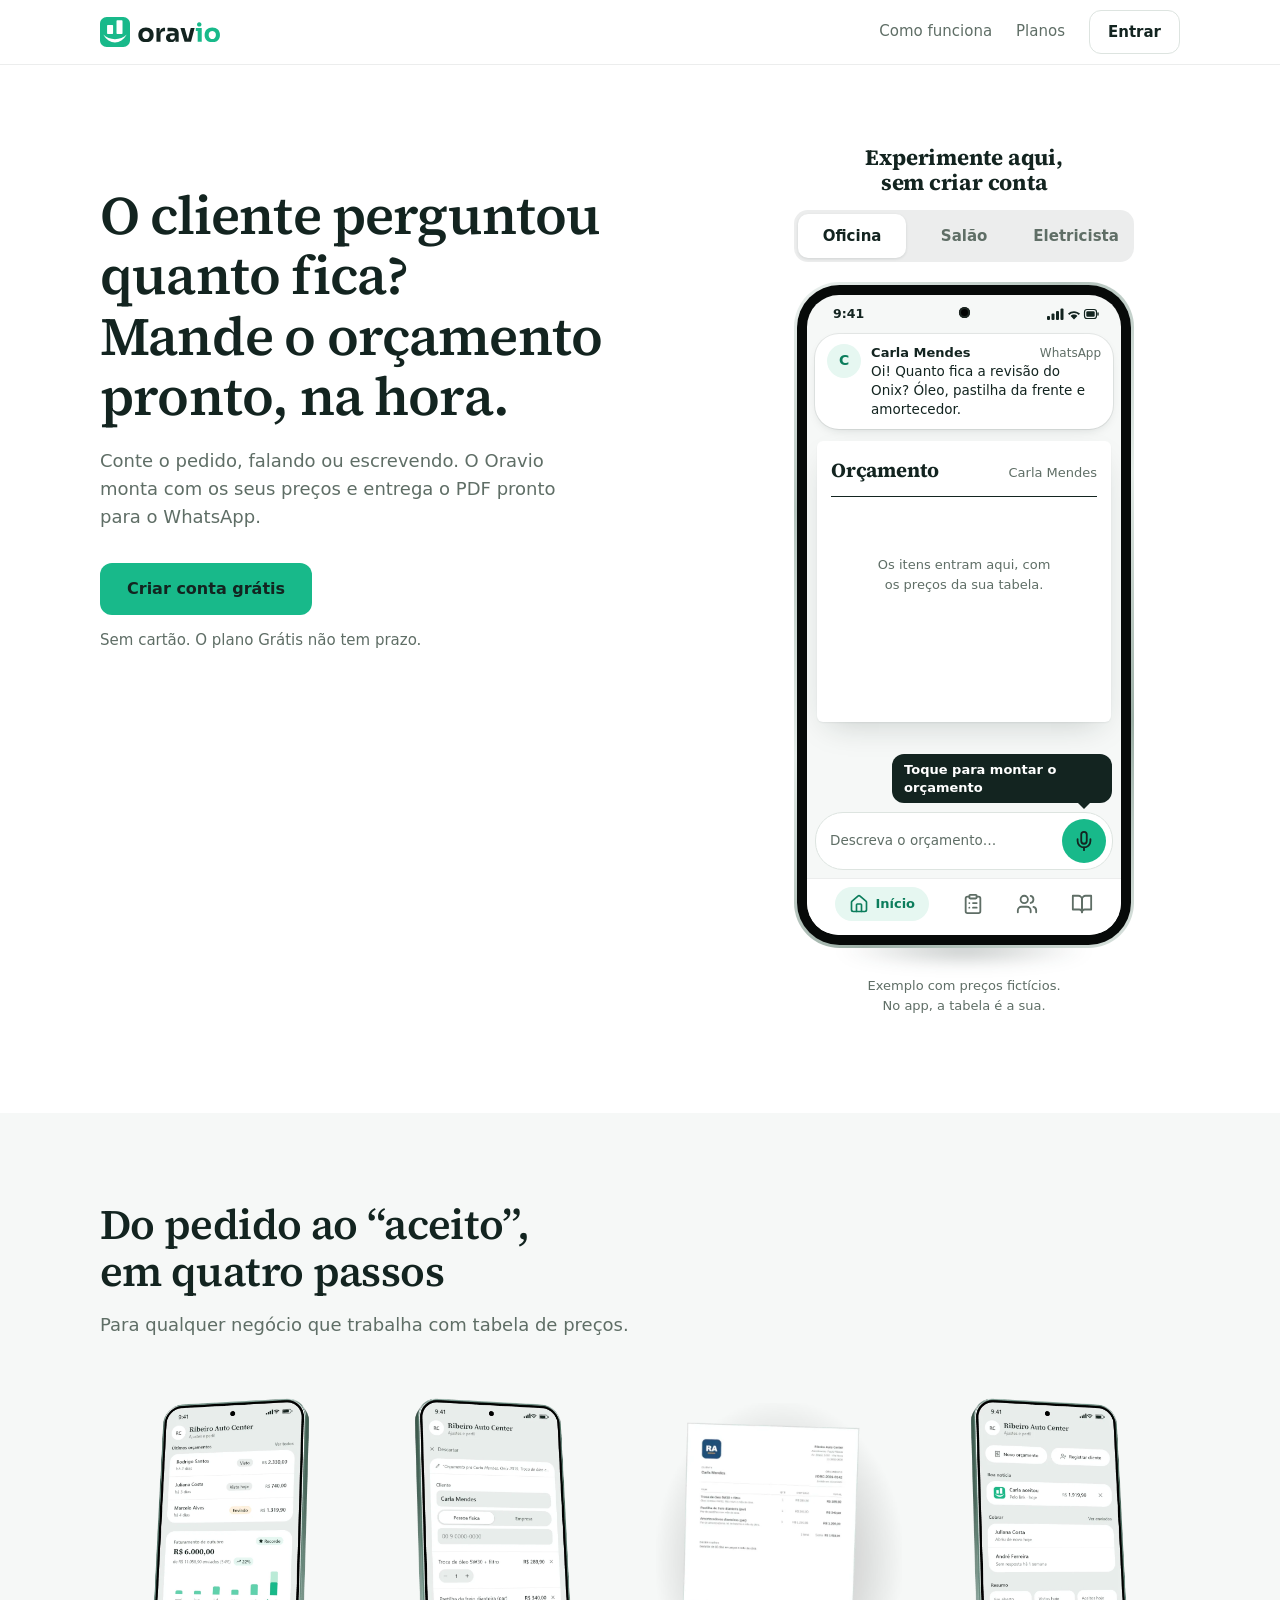
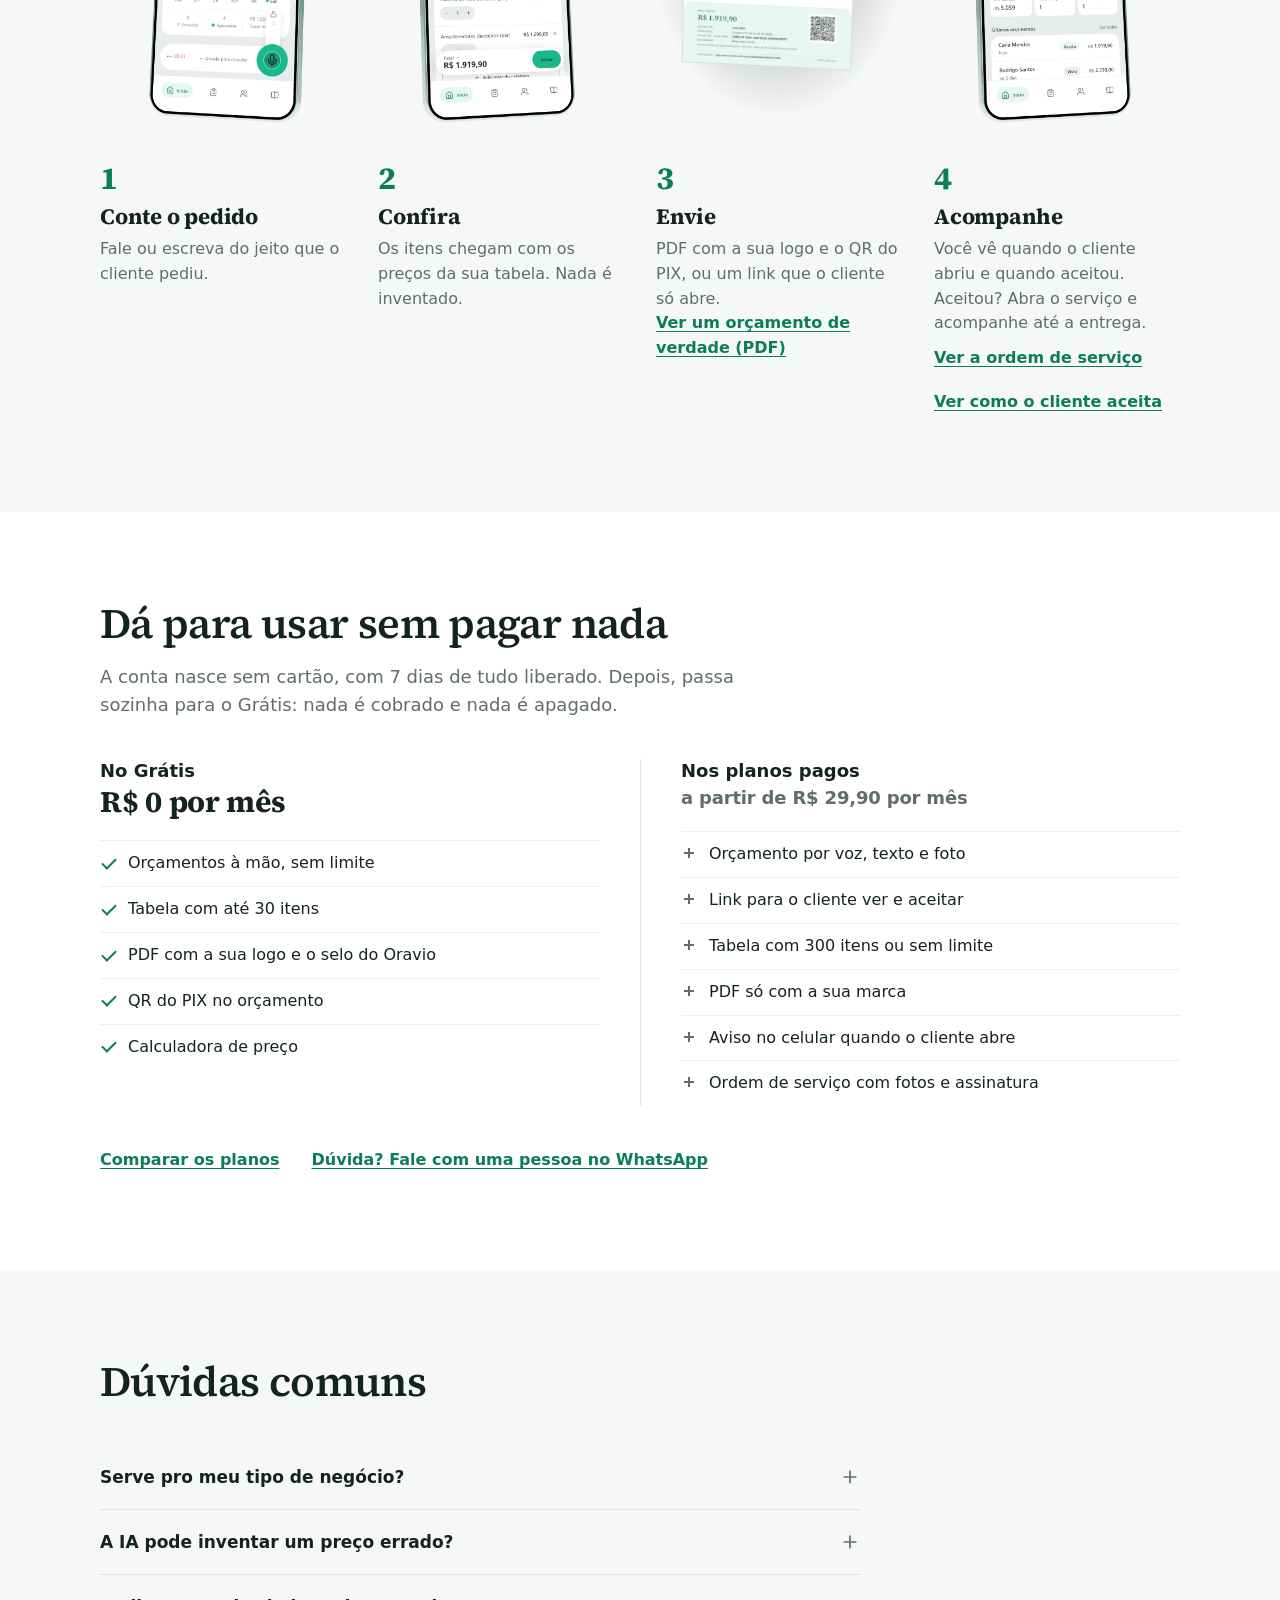
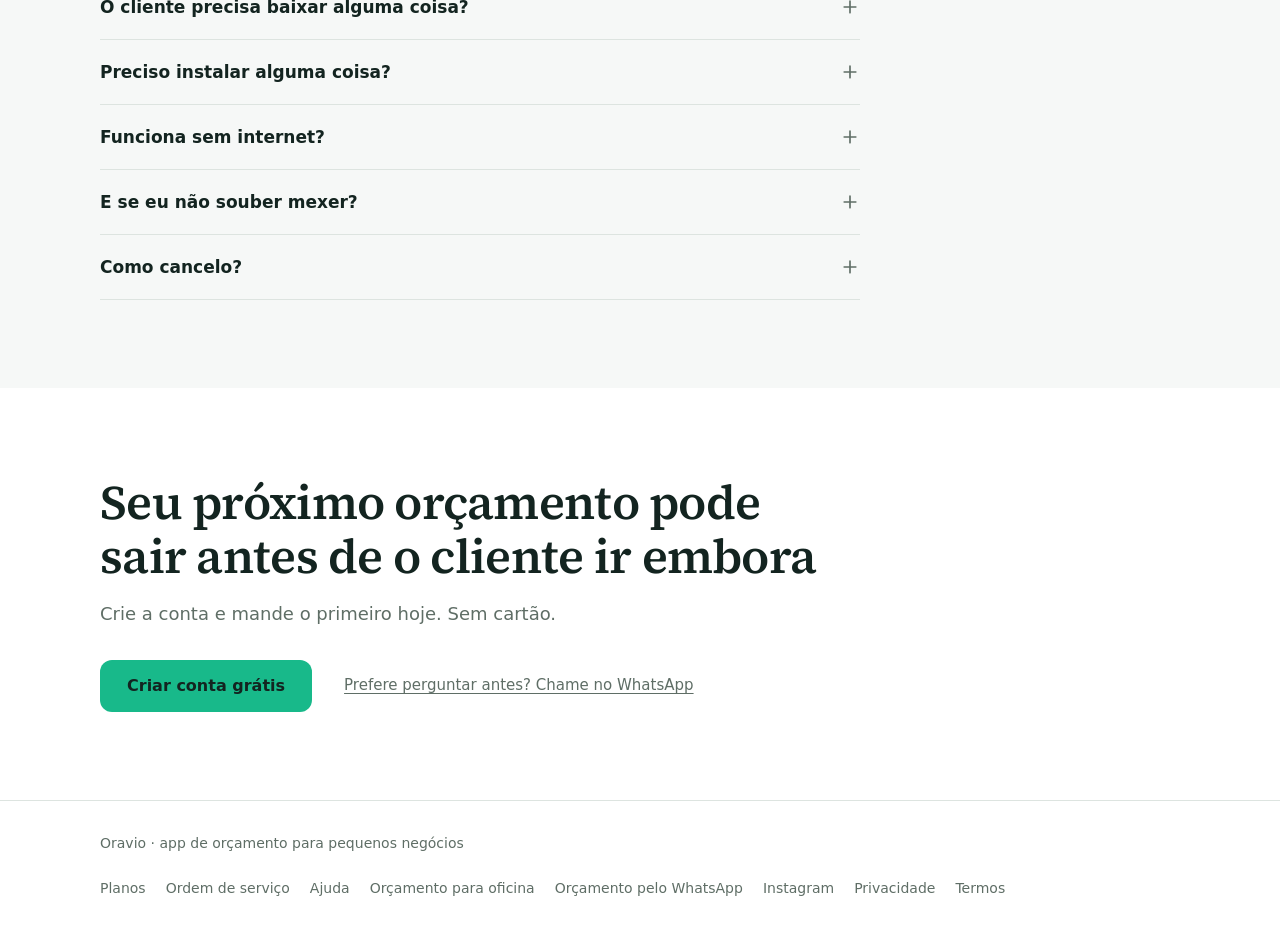
<file: index.html>
<!DOCTYPE html>
<html lang="pt-BR">
<head>
<meta charset="UTF-8">
<meta name="viewport" content="width=device-width, initial-scale=1.0, viewport-fit=cover">
<title>Oravio — App de orçamento para prestadores de serviço</title>
<link rel="icon" href="/favicon.ico" sizes="48x48">
<link rel="icon" href="/favicon.svg" type="image/svg+xml">
<link rel="apple-touch-icon" href="/apple-touch-icon.png">
<meta name="color-scheme" content="light dark">
<meta name="theme-color" content="#ffffff" media="(prefers-color-scheme: light)">
<meta name="theme-color" content="#0b100e" media="(prefers-color-scheme: dark)">
<meta name="description" content="App de orçamento para pequenos negócios: conte o pedido e o Oravio monta o orçamento com a sua tabela de preços, em PDF com a sua marca, PIX e link para o cliente aceitar. Tem plano Grátis, sem cartão.">
<meta property="og:title" content="Oravio — App de orçamento para prestadores de serviço">
<meta property="og:description" content="O cliente perguntou quanto fica? Mande o orçamento pronto, na hora. Tem plano Grátis, sem cartão.">
<meta property="og:url" content="https://oravio.com.br">
<meta property="og:type" content="website">
<meta property="og:locale" content="pt_BR">
<meta property="og:site_name" content="Oravio">
<meta property="og:image" content="https://oravio.com.br/og-oravio.jpg?v=5">
<meta property="og:image:type" content="image/jpeg">
<meta property="og:image:width" content="1200">
<meta property="og:image:height" content="630">
<meta property="og:image:alt" content="O cliente perguntou quanto fica? Mande o orçamento pronto, na hora. Ao lado, a pergunta no WhatsApp e a folha do orçamento">
<meta name="twitter:card" content="summary_large_image">
<link rel="canonical" href="https://oravio.com.br/">
<!-- Dados estruturados: ajudam o Google a entender "Oravio" como marca (não só como
     palavra na página) e são a base do Painel de Conhecimento. O sameAs liga a marca
     ao Instagram oficial. -->
<script type="application/ld+json">
{
  "@context": "https://schema.org",
  "@graph": [
    {
      "@type": "Organization",
      "@id": "https://oravio.com.br/#organizacao",
      "name": "Oravio",
      "url": "https://oravio.com.br/",
      "logo": "https://oravio.com.br/apple-touch-icon.png",
      "sameAs": ["https://www.instagram.com/oravio.app"],
      "description": "Oravio é um aplicativo brasileiro de orçamentos para prestadores de serviço e autônomos."
    },
    {
      "@type": "WebSite",
      "@id": "https://oravio.com.br/#site",
      "url": "https://oravio.com.br/",
      "name": "Oravio",
      "inLanguage": "pt-BR",
      "publisher": { "@id": "https://oravio.com.br/#organizacao" }
    },
    {
      "@type": "SoftwareApplication",
      "@id": "https://oravio.com.br/#app",
      "name": "Oravio",
      "applicationCategory": "BusinessApplication",
      "operatingSystem": "Android, iOS, Web",
      "url": "https://app.oravio.com.br/",
      "inLanguage": "pt-BR",
      "description": "Aplicativo de orçamento por voz, texto ou foto para prestadores de serviço e autônomos. Monta o orçamento em PDF com a tabela de preços, PIX com QR Code e link para o cliente aceitar.",
      "publisher": { "@id": "https://oravio.com.br/#organizacao" }
    }
  ]
}
</script>
<link rel="preload" href="fonts/source-serif-4-latin.woff2" as="font" type="font/woff2" crossorigin>
<link rel="stylesheet" href="inicio.css">
<!-- Com JavaScript, a demonstração começa vazia e a pessoa monta; sem ele, o exemplo aparece pronto. -->
<script>document.documentElement.classList.add('js')</script>
<!-- MEDIÇÃO DE VISITAS (Umami Cloud, sem cookies). Ver docs/trafego-meta.md no app. -->
<script defer src="https://cloud.umami.is/script.js" data-website-id="9f0b3a62-4182-475e-bf6d-a09412da9a50" data-domains="oravio.com.br,www.oravio.com.br"></script>
</head>
<body>

<header class="topo">
  <div class="wrap topo-dentro">
    <a href="/" class="marca" aria-label="Oravio, página inicial"><svg width="30" height="30" viewBox="0 0 512 512" aria-hidden="true"><path d="M 115.2 0 L 396.8 0 C 460.5056 0 512 51.4944 512 115.2 L 512 396.8 C 512 460.5056 460.5056 512 396.8 512 L 115.2 512 C 51.4944 512 0 460.5056 0 396.8 L 0 115.2 C 0 51.4944 51.4944 0 115.2 0 Z" fill="#18b98a"></path><rect x="120.7" y="137.2" width="102.6" height="153.6" rx="12" fill="#ffffff"></rect><rect x="281.8" y="54.5" width="102.6" height="236.2" rx="12" fill="#ffffff"></rect><path d="M56 299 C156 480 356 480 456 299 C356 404 156 404 56 299 Z" fill="#ffffff"></path></svg> <svg viewBox="76 464 250.181 62.823" width="82.27" height="20.66" fill="none" aria-hidden="true"><path d="M100.233 480.592C103.887 480.592 107.129 481.184 109.959 482.367C112.841 483.499 115.285 485.068 117.292 487.075C119.299 489.082 120.842 491.424 121.923 494.1C123.003 496.724 123.544 499.503 123.544 502.436V504.211C123.544 507.093 123.029 509.846 122 512.471C120.971 515.043 119.453 517.333 117.446 519.34C115.491 521.347 113.072 522.942 110.19 524.126C107.309 525.258 103.99 525.823 100.233 525.823C96.5285 525.823 93.2351 525.258 90.3535 524.126C87.4719 522.942 85.0274 521.347 83.0205 519.34C81.0653 517.333 79.5731 515.043 78.5439 512.471C77.5148 509.846 77 507.093 77 504.211V502.436C77 499.503 77.5148 496.724 78.5439 494.1C79.6246 491.424 81.168 489.082 83.1748 487.075C85.2331 485.068 87.7034 483.499 90.585 482.367C93.4666 481.184 96.6828 480.592 100.233 480.592ZM100.233 491.012C97.9693 491.012 96.0138 491.552 94.3672 492.633C92.7205 493.713 91.4598 495.181 90.585 497.033C89.7617 498.834 89.3496 500.944 89.3496 503.362C89.3496 505.626 89.7617 507.685 90.585 509.537C91.4083 511.39 92.6434 512.83 94.29 513.859C95.9367 514.889 97.9178 515.403 100.233 515.403C102.652 515.403 104.659 514.889 106.254 513.859C107.849 512.83 109.059 511.39 109.882 509.537C110.757 507.685 111.194 505.626 111.194 503.362C111.194 500.944 110.757 498.834 109.882 497.033C109.007 495.181 107.746 493.713 106.1 492.633C104.504 491.552 102.549 491.012 100.233 491.012Z" fill="currentColor" fill-rule="evenodd" clip-rule="evenodd"></path><path d="M179.71 481.363C184.032 481.363 187.661 481.981 190.594 483.216C193.578 484.451 195.842 486.329 197.386 488.851C198.929 491.321 199.701 494.511 199.701 498.422V524.357H189.898V516.205C189.554 517.292 189.117 518.285 188.586 519.186C187.454 521.192 185.859 522.736 183.801 523.816C181.794 524.897 179.324 525.438 176.391 525.438C173.355 525.437 170.679 524.897 168.363 523.816C166.099 522.736 164.324 521.192 163.037 519.186C161.751 517.127 161.107 514.683 161.107 511.853C161.107 508.765 161.906 506.243 163.501 504.288C165.096 502.281 167.334 500.815 170.216 499.889C173.097 498.911 176.416 498.422 180.173 498.422H187.814V498.268C187.814 496.106 187.3 494.486 186.271 493.405C185.241 492.325 183.595 491.784 181.331 491.784C180.199 491.784 178.706 491.81 176.854 491.861C175.001 491.913 173.097 491.99 171.142 492.093C169.186 492.196 167.411 492.298 165.816 492.401V481.981C167 481.879 168.389 481.776 169.984 481.673C171.579 481.57 173.226 481.492 174.924 481.44C176.622 481.389 178.218 481.363 179.71 481.363ZM180.096 505.292C177.934 505.292 176.262 505.832 175.078 506.913C173.946 507.942 173.381 509.357 173.381 511.158C173.381 512.856 173.946 514.246 175.078 515.326C176.262 516.355 177.934 516.87 180.096 516.87C181.485 516.87 182.72 516.638 183.801 516.175C184.933 515.66 185.859 514.811 186.579 513.628C187.299 512.444 187.712 510.798 187.814 508.688V505.292H180.096Z" fill="currentColor" fill-rule="evenodd" clip-rule="evenodd"></path><path d="M158.252 492.17H155.165C151.769 492.17 149.144 493.096 147.292 494.948C145.439 496.749 144.513 499.375 144.513 502.822V524.357H132.163V482.059H141.966V496.02C142.435 492.034 143.619 488.821 145.517 486.381C148.09 483.139 151.795 481.519 156.632 481.519H158.252V492.17Z" fill="currentColor"></path><path d="M226.687 514.091H228.513L236.287 482.059H248.174L237.213 524.357H217.607L204.949 482.059H217.685L226.687 514.091Z" fill="currentColor"></path><path d="M301.87 480.592C305.524 480.592 308.766 481.184 311.596 482.367C314.477 483.499 316.922 485.068 318.929 487.075C320.936 489.082 322.479 491.424 323.56 494.1C324.64 496.724 325.181 499.503 325.181 502.436V504.211C325.181 507.093 324.666 509.846 323.637 512.471C322.608 515.043 321.09 517.333 319.083 519.34C317.128 521.347 314.709 522.942 311.827 524.126C308.946 525.258 305.626 525.823 301.87 525.823C298.165 525.823 294.872 525.258 291.99 524.126C289.109 522.942 286.664 521.347 284.657 519.34C282.702 517.333 281.21 515.043 280.181 512.471C279.151 509.846 278.637 507.093 278.637 504.211V502.436C278.637 499.503 279.152 496.724 280.181 494.1C281.261 491.424 282.805 489.082 284.812 487.075C286.87 485.068 289.34 483.499 292.222 482.367C295.103 481.184 298.32 480.592 301.87 480.592ZM296.004 492.633C297.651 491.552 299.606 491.012 301.87 491.012C304.186 491.012 306.141 491.552 307.736 492.633C309.383 493.713 310.644 495.181 311.519 497.033C312.393 498.834 312.831 500.944 312.831 503.362C312.831 505.626 312.393 507.685 311.519 509.537C310.695 511.39 309.486 512.83 307.891 513.859C306.295 514.888 304.289 515.403 301.87 515.403C299.555 515.403 297.573 514.889 295.927 513.859C294.28 512.83 293.045 511.39 292.222 509.537C291.398 507.685 290.987 505.626 290.987 503.362C290.987 500.944 291.398 498.834 292.222 497.033C293.096 495.181 294.357 493.713 296.004 492.633Z" fill="#18b98a" fill-rule="evenodd" clip-rule="evenodd"></path><path d="M269.839 524.357H257.489V491.167H251.854V482.059H269.839V524.357Z" fill="#18b98a"></path><path d="M262.274 465C264.59 465 266.289 465.618 267.369 466.853C268.501 468.036 269.067 469.58 269.067 471.483C269.067 473.336 268.501 474.88 267.369 476.115C266.289 477.299 264.59 477.891 262.274 477.891C259.959 477.891 258.235 477.299 257.103 476.115C256.022 474.88 255.481 473.336 255.481 471.483C255.482 469.58 256.022 468.036 257.103 466.853C258.235 465.618 259.959 465 262.274 465Z" fill="#18b98a"></path></svg></a>
    <nav class="topo-links" aria-label="Principal">
      <a href="#passos" class="so-largo">Como funciona</a>
      <a href="planos.html" class="so-largo">Planos</a>
      <a href="https://app.oravio.com.br" class="btn btn-contorno">Entrar</a>
    </nav>
  </div>
</header>

<main>
  <!-- 1. A PROMESSA (a mesma do anúncio) e a DEMONSTRAÇÃO. O texto está no HTML desde o primeiro
       quadro: nada de título entrando palavra por palavra. Sem etiqueta acima do título e sem
       pedaço do título em outra cor (as marcas de página feita em série; ver docs/landing.md). -->
  <section class="heroi">
    <div class="wrap heroi-grade">
      <div class="heroi-texto">
        <h1>O cliente perguntou quanto fica?<br> Mande o orçamento pronto, na hora.</h1>
        <p class="heroi-apoio">Conte o pedido, falando ou escrevendo. O Oravio monta com os seus preços e entrega o PDF pronto para o WhatsApp.</p>
        <div class="heroi-acao" id="heroi-acao">
          <a data-track="cta-signup" href="https://app.oravio.com.br/cadastro" class="btn btn-primario">Criar conta grátis</a>
          <p class="garantia">Sem cartão. O plano Grátis não tem prazo.</p>
        </div>
      </div>

      <!-- A demonstração (v5.2, 13/11/2026): acontece DENTRO de um celular com a cara da Início do
           app, para a pessoa ver o app funcionando e não um formulário do site. A mensagem do
           cliente chega como notificação no topo, a FOLHA do orçamento se monta no meio e o campo
           de falar fica no pé, como no app. Fora do aparelho fica só o que é da página: título,
           ramos, convite e nota. O porquê está em docs/landing.md, no repositório do app. -->
      <div class="demo" id="demo" aria-labelledby="demo-titulo">
        <h2 class="demo-titulo" id="demo-titulo">Experimente aqui, sem criar conta</h2>
        <div class="ramos" role="group" aria-label="Negócio do exemplo">
          <button type="button" class="ramo" data-ramo="oficina" aria-pressed="true">Oficina</button>
          <button type="button" class="ramo" data-ramo="salao" aria-pressed="false">Salão</button>
          <button type="button" class="ramo" data-ramo="eletrica" aria-pressed="false">Eletricista</button>
        </div>

        <div class="celular">
          <div class="tela">
            <div class="tela-status" aria-hidden="true"><span>9:41</span><svg viewBox="0 0 52 12" fill="currentColor"><rect x="0" y="8" width="3" height="4" rx="1"/><rect x="4.5" y="5.5" width="3" height="6.5" rx="1"/><rect x="9" y="3" width="3" height="9" rx="1"/><rect x="13.5" y=".5" width="3" height="11.5" rx="1"/><path d="M27 3.2c2.3 0 4.4.9 6 2.4l-1.2 1.3A6.7 6.7 0 0 0 27 5a6.7 6.7 0 0 0-4.8 1.9L21 5.6a8.6 8.6 0 0 1 6-2.4Zm0 3.4c1.3 0 2.5.5 3.4 1.3L27 11.5l-3.4-3.6c.9-.8 2.1-1.3 3.4-1.3Z"/><rect x="37.5" y="1.5" width="12" height="9" rx="2.5" fill="none" stroke="currentColor" stroke-width="1.2"/><rect x="39.3" y="3.3" width="8.4" height="5.4" rx="1.2"/><rect x="50.3" y="4.3" width="1.4" height="3.4" rx=".7"/></svg></div>

            <div class="notificacao">
              <span class="notif-avatar" data-inicial aria-hidden="true">C</span>
              <p class="notif-topo"><strong data-cliente>Carla Mendes</strong><span>WhatsApp</span></p>
              <p class="notif-texto"><span class="so-leitor">O cliente pergunta no WhatsApp: </span><span id="demo-balao">Oi! Quanto fica a revisão do Onix? Óleo, pastilha da frente e amortecedor.</span></p>
            </div>

            <div class="folha">
              <p class="folha-cabeca"><span class="folha-titulo">Orçamento</span><span class="folha-cliente" data-cliente>Carla Mendes</span></p>
              <div class="resultado">
                <ul class="itens" id="demo-itens">
                  <li class="item"><span class="item-qtd">1×</span><span>Troca de óleo 5W30 + filtro</span><span class="item-preco">R$ 289,90</span></li>
                  <li class="item"><span class="item-qtd">1×</span><span>Pastilha de freio dianteira (par)</span><span class="item-preco">R$ 340,00</span></li>
                  <li class="item"><span class="item-qtd">1×</span><span>Amortecedores dianteiros (par)</span><span class="item-preco">R$ 1.290,00</span></li>
                </ul>
                <p class="itens-vazio">Os itens entram aqui, com os preços da sua tabela.</p>
                <p class="procurando" id="demo-procurando" aria-hidden="true"></p>
                <p class="total"><span>Total</span><strong id="demo-total">R$ 1.919,90</strong></p>
              </div>
            </div>

            <!-- O campo de falar, no pé da tela como no app. O botão do microfone é o "Montar". -->
            <div class="campo">
              <p class="frase"><span class="so-leitor">Você conta no Oravio: </span><span class="frase-texto" id="demo-frase">Orçamento pra Carla Mendes. Troca de óleo com filtro, pastilha de freio da frente e amortecedores da frente.</span></p>
              <button type="button" class="btn-mic" id="demo-montar" aria-label="Montar orçamento"><svg width="22" height="22" viewBox="0 0 24 24" fill="none" stroke="currentColor" stroke-width="2" stroke-linecap="round" stroke-linejoin="round" aria-hidden="true"><path d="M12 19v3"/><path d="M19 10v2a7 7 0 0 1-14 0v-2"/><rect x="9" y="2" width="6" height="13" rx="3"/></svg></button>
              <p class="dica" aria-hidden="true">Toque para montar o orçamento</p>
            </div>

            <div class="tela-abas" aria-hidden="true">
              <span class="aba-ativa"><svg viewBox="0 0 24 24" fill="none" stroke="currentColor" stroke-width="2" stroke-linecap="round" stroke-linejoin="round"><path d="M15 21v-8a1 1 0 0 0-1-1h-4a1 1 0 0 0-1 1v8"/><path d="M3 10a2 2 0 0 1 .709-1.528l7-5.999a2 2 0 0 1 2.582 0l7 5.999A2 2 0 0 1 21 10v9a2 2 0 0 1-2 2H5a2 2 0 0 1-2-2z"/></svg>Início</span>
              <svg viewBox="0 0 24 24" fill="none" stroke="currentColor" stroke-width="2" stroke-linecap="round" stroke-linejoin="round"><rect x="8" y="2" width="8" height="4" rx="1"/><path d="M16 4h2a2 2 0 0 1 2 2v14a2 2 0 0 1-2 2H6a2 2 0 0 1-2-2V6a2 2 0 0 1 2-2h2"/><path d="M12 11h4M12 16h4M8 11h.01M8 16h.01"/></svg>
              <svg viewBox="0 0 24 24" fill="none" stroke="currentColor" stroke-width="2" stroke-linecap="round" stroke-linejoin="round"><path d="M16 21v-2a4 4 0 0 0-4-4H6a4 4 0 0 0-4 4v2"/><circle cx="9" cy="7" r="4"/><path d="M22 21v-2a4 4 0 0 0-3-3.87M16 3.13a4 4 0 0 1 0 7.75"/></svg>
              <svg viewBox="0 0 24 24" fill="none" stroke="currentColor" stroke-width="2" stroke-linecap="round" stroke-linejoin="round"><path d="M2 3h6a4 4 0 0 1 4 4v14a3 3 0 0 0-3-3H2z"/><path d="M22 3h-6a4 4 0 0 0-4 4v14a3 3 0 0 1 3-3h7z"/></svg>
            </div>
          </div>
        </div>
        <p class="so-leitor" id="demo-aviso" aria-live="polite"></p>

        <div class="fim">
          <p class="saidas">Sai em PDF com a sua marca, QR do PIX e link para o cliente aceitar.</p>
          <a data-track="cta-signup" href="https://app.oravio.com.br/cadastro" class="btn btn-primario btn-largo">Fazer com os meus preços</a>
          <button type="button" class="de-novo" id="demo-de-novo">Montar de novo</button>
        </div>
        <p class="demo-nota">Exemplo com preços fictícios. No app, a tabela é a sua.</p>
      </div>
    </div>
  </section>

  <!-- 2. COMO FUNCIONA: quatro passos, um argumento em cada, com telas reais do app. -->
  <section class="secao secao-alt" id="passos">
    <div class="wrap">
      <div class="secao-cabeca">
        <h2>Do pedido ao “aceito”, em quatro passos</h2>
        <p>Para qualquer negócio que trabalha com tabela de preços.</p>
      </div>
      <ol class="passos">
        <li class="passo">
          <div class="passo-tela"><picture><source srcset="fale-gravando-escuro.webp" media="(prefers-color-scheme: dark)"><img src="fale-gravando-claro.webp" width="705" height="1320" loading="lazy" alt="Tela inicial do Oravio gravando o pedido, com os últimos orçamentos e o faturamento do mês"></picture></div>
          <span class="passo-num" aria-hidden="true">1</span>
          <h3>Conte o pedido</h3>
          <p>Fale ou escreva do jeito que o cliente pediu.</p>
        </li>
        <li class="passo">
          <div class="passo-tela"><picture><source srcset="confira-itens-escuro.webp" media="(prefers-color-scheme: dark)"><img src="confira-itens-claro.webp" width="705" height="1320" loading="lazy" alt="Tela de conferir: cliente Carla Mendes, três itens com preço e o total de R$ 1.919,90"></picture></div>
          <span class="passo-num" aria-hidden="true">2</span>
          <h3>Confira</h3>
          <p>Os itens chegam com os preços da sua tabela. Nada é inventado.</p>
        </li>
        <li class="passo">
          <div class="passo-tela"><picture><source srcset="passo-pdf-escuro.webp" media="(prefers-color-scheme: dark)"><img src="passo-pdf-claro.webp" width="700" height="886" loading="lazy" alt="PDF do orçamento com a logo da oficina, os itens, o total e o QR Code do PIX"></picture></div>
          <span class="passo-num" aria-hidden="true">3</span>
          <h3>Envie</h3>
          <p>PDF com a sua logo e o QR do PIX, ou um link que o cliente só abre.</p>
          <!-- O PDF de exemplo: o mesmo da imagem acima, gerado pela função do app (oravio:
               scripts/landing/folha-pdf.mts com SEM_LINK=1). Quem orça quer ver o papel que o
               cliente vai receber. Sem a linha do link: o token é fictício. -->
          <a class="passo-link" data-track="pdf-exemplo" href="orcamento-exemplo.pdf" target="_blank" rel="noopener">Ver um orçamento de verdade (PDF)</a>
        </li>
        <li class="passo">
          <div class="passo-tela"><picture><source srcset="acompanhe-aceite-escuro.webp" media="(prefers-color-scheme: dark)"><img src="acompanhe-aceite-claro.webp" width="705" height="1320" loading="lazy" alt="Tela inicial do Oravio com a boa notícia: Carla aceitou pelo link, R$ 1.919,90, e o orçamento dela marcado como Aceito"></picture></div>
          <span class="passo-num" aria-hidden="true">4</span>
          <h3>Acompanhe</h3>
          <p>Você vê quando o cliente abriu e quando aceitou. Aceitou? Abra o serviço e acompanhe até a entrega.</p>
          <a class="passo-link" href="ordem-de-servico.html">Ver a ordem de serviço</a>
          <!-- O aceite de exemplo: a página que o cliente recebe, com os dados da oficina. O
               visitante faz o papel do cliente e toca em Aceitar (exemplo-aceite.html). -->
          <a class="passo-link" data-track="aceite-exemplo" href="exemplo-aceite.html">Ver como o cliente aceita</a>
        </li>
      </ol>
    </div>
  </section>

  <!-- 3. O GRÁTIS (10/11/2026, pedido do dono: "não quero que pareça obrigado a ter um plano pago").
       O Grátis aparece como plano de verdade, não como consolação do fim do teste: uma frase
       sobre o que acontece com a conta e, embaixo, o que o Grátis faz e o que o pago acrescenta.
       (A linha do tempo "hoje, 8º dia, depois" saiu no mesmo dia: repetia a frase e pesava a leitura.)
       Os números repetem PLANO_GRATIS e SO_NOS_PAGOS da vitrine do app (oravio:
       src/components/secao-plano.tsx) e a planos.html. Mudou lá, muda aqui no mesmo dia. -->
  <section class="secao" id="gratis">
    <div class="wrap">
      <div class="secao-cabeca">
        <h2>Dá para usar sem pagar nada</h2>
        <p>A conta nasce sem cartão, com 7 dias de tudo liberado. Depois, passa sozinha para o Grátis: nada é cobrado e nada é apagado.</p>
      </div>

      <div class="comparar">
        <div class="comparar-col">
          <h3>No Grátis <span class="preco">R$ 0 por mês</span></h3>
          <ul>
            <li>Orçamentos à mão, sem limite</li>
            <li>Tabela com até 30 itens</li>
            <li>PDF com a sua logo e o selo do Oravio</li>
            <li>QR do PIX no orçamento</li>
            <li>Calculadora de preço</li>
          </ul>
        </div>
        <div class="comparar-col comparar-pago">
          <h3>Nos planos pagos <span class="preco">a partir de R$ 29,90 por mês</span></h3>
          <ul>
            <li>Orçamento por voz, texto e foto</li>
            <li>Link para o cliente ver e aceitar</li>
            <li>Tabela com 300 itens ou sem limite</li>
            <li>PDF só com a sua marca</li>
            <li>Aviso no celular quando o cliente abre</li>
            <li>Ordem de serviço com fotos e assinatura</li>
          </ul>
        </div>
      </div>

      <div class="gratis-pe">
        <a href="planos.html">Comparar os planos</a>
        <a data-track="whatsapp" href="https://wa.me/558688197951?text=Oi%21%20Tenho%20uma%20d%C3%BAvida%20sobre%20o%20Oravio.">Dúvida? Fale com uma pessoa no WhatsApp</a>
      </div>
    </div>
  </section>

  <!-- 4. DÚVIDAS: só o que trava o cadastro. As outras ficam na Ajuda. -->
  <section class="secao secao-alt" id="duvidas">
    <div class="wrap">
      <div class="secao-cabeca"><h2>Dúvidas comuns</h2></div>
      <div class="duvidas">
        <details>
          <summary>Serve pro meu tipo de negócio?<svg width="20" height="20" viewBox="0 0 24 24" fill="none" stroke="currentColor" stroke-width="2" stroke-linecap="round" aria-hidden="true"><path d="M12 5v14M5 12h14"/></svg></summary>
          <p>Se você manda orçamento com tabela de preços, serve. Oficina, salão, clínica, assistência técnica, elétrica, locação e por aí vai: o Oravio não é preso a um ramo.</p>
        </details>
        <details>
          <summary>A IA pode inventar um preço errado?<svg width="20" height="20" viewBox="0 0 24 24" fill="none" stroke="currentColor" stroke-width="2" stroke-linecap="round" aria-hidden="true"><path d="M12 5v14M5 12h14"/></svg></summary>
          <p>Não. O Oravio só usa os valores da sua tabela. Ele casa cada item do pedido com o que está cadastrado e mostra tudo para você conferir antes de salvar.</p>
        </details>
        <details>
          <summary>O cliente precisa baixar alguma coisa?<svg width="20" height="20" viewBox="0 0 24 24" fill="none" stroke="currentColor" stroke-width="2" stroke-linecap="round" aria-hidden="true"><path d="M12 5v14M5 12h14"/></svg></summary>
          <p>Não. Ele recebe o PDF no WhatsApp ou abre o link no navegador, vê o orçamento, paga pelo PIX e aceita com um toque.</p>
        </details>
        <details>
          <summary>Preciso instalar alguma coisa?<svg width="20" height="20" viewBox="0 0 24 24" fill="none" stroke="currentColor" stroke-width="2" stroke-linecap="round" aria-hidden="true"><path d="M12 5v14M5 12h14"/></svg></summary>
          <p>Não. O Oravio abre no navegador do celular ou do computador que você já tem. Se quiser, dá para pôr na tela inicial e abrir como um app.</p>
        </details>
        <details>
          <summary>Funciona sem internet?<svg width="20" height="20" viewBox="0 0 24 24" fill="none" stroke="currentColor" stroke-width="2" stroke-linecap="round" aria-hidden="true"><path d="M12 5v14M5 12h14"/></svg></summary>
          <p>Dá para montar o orçamento pelo catálogo e salvar mesmo sem sinal, e o PDF sai do próprio celular. Quando a internet volta, tudo sobe sozinho. Para o Oravio entender o pedido falado ou escrito, precisa de internet.</p>
        </details>
        <details>
          <summary>E se eu não souber mexer?<svg width="20" height="20" viewBox="0 0 24 24" fill="none" stroke="currentColor" stroke-width="2" stroke-linecap="round" aria-hidden="true"><path d="M12 5v14M5 12h14"/></svg></summary>
          <p>Na primeira vez, o app mostra o caminho em três telas. Se travar em algo, chame no WhatsApp: quem responde é uma pessoa da equipe.</p>
        </details>
        <details>
          <summary>Como cancelo?<svg width="20" height="20" viewBox="0 0 24 24" fill="none" stroke="currentColor" stroke-width="2" stroke-linecap="round" aria-hidden="true"><path d="M12 5v14M5 12h14"/></svg></summary>
          <p>Não tem fidelidade. O plano pago se cancela no próprio app, quando quiser, e a conta volta ao Grátis. Se preferir sair de vez, a conta pode ser excluída em Ajustes.</p>
        </details>
      </div>
    </div>
  </section>

  <!-- 5. O CONVITE FINAL. -->
  <section class="secao final" id="final">
    <div class="wrap">
      <h2>Seu próximo orçamento pode sair antes de o cliente ir embora</h2>
      <p>Crie a conta e mande o primeiro hoje. Sem cartão.</p>
      <div class="final-acoes">
        <a data-track="cta-signup" href="https://app.oravio.com.br/cadastro" class="btn btn-primario">Criar conta grátis</a>
        <a class="zap" data-track="whatsapp" href="https://wa.me/558688197951?text=Oi%21%20Tenho%20uma%20d%C3%BAvida%20sobre%20o%20Oravio.">Prefere perguntar antes? Chame no WhatsApp</a>
      </div>
    </div>
  </section>
</main>

<footer class="rodape">
  <div class="wrap">
    <p>Oravio · app de orçamento para pequenos negócios</p>
    <nav aria-label="Rodapé">
      <a href="planos.html">Planos</a>
      <a href="ordem-de-servico.html">Ordem de serviço</a>
      <a href="ajuda.html">Ajuda</a>
      <a href="app-orcamento-oficina-mecanica.html">Orçamento para oficina</a>
      <a href="orcamento-oficina-whatsapp.html">Orçamento pelo WhatsApp</a>
      <a href="https://www.instagram.com/oravio.app">Instagram</a>
      <a href="https://app.oravio.com.br/privacidade">Privacidade</a>
      <a href="https://app.oravio.com.br/termos">Termos</a>
    </nav>
  </div>
</footer>

<div class="barra" id="barra" aria-hidden="true">
  <a data-track="cta-signup" href="https://app.oravio.com.br/cadastro" class="btn btn-primario btn-largo" tabindex="-1">Criar conta grátis, sem cartão</a>
</div>

<script src="origem.js" defer></script>
<script src="medicao.js" defer></script>
<script src="rastreio.js" defer></script>
<script src="demo.js" defer></script>
</body>
</html>
</file>
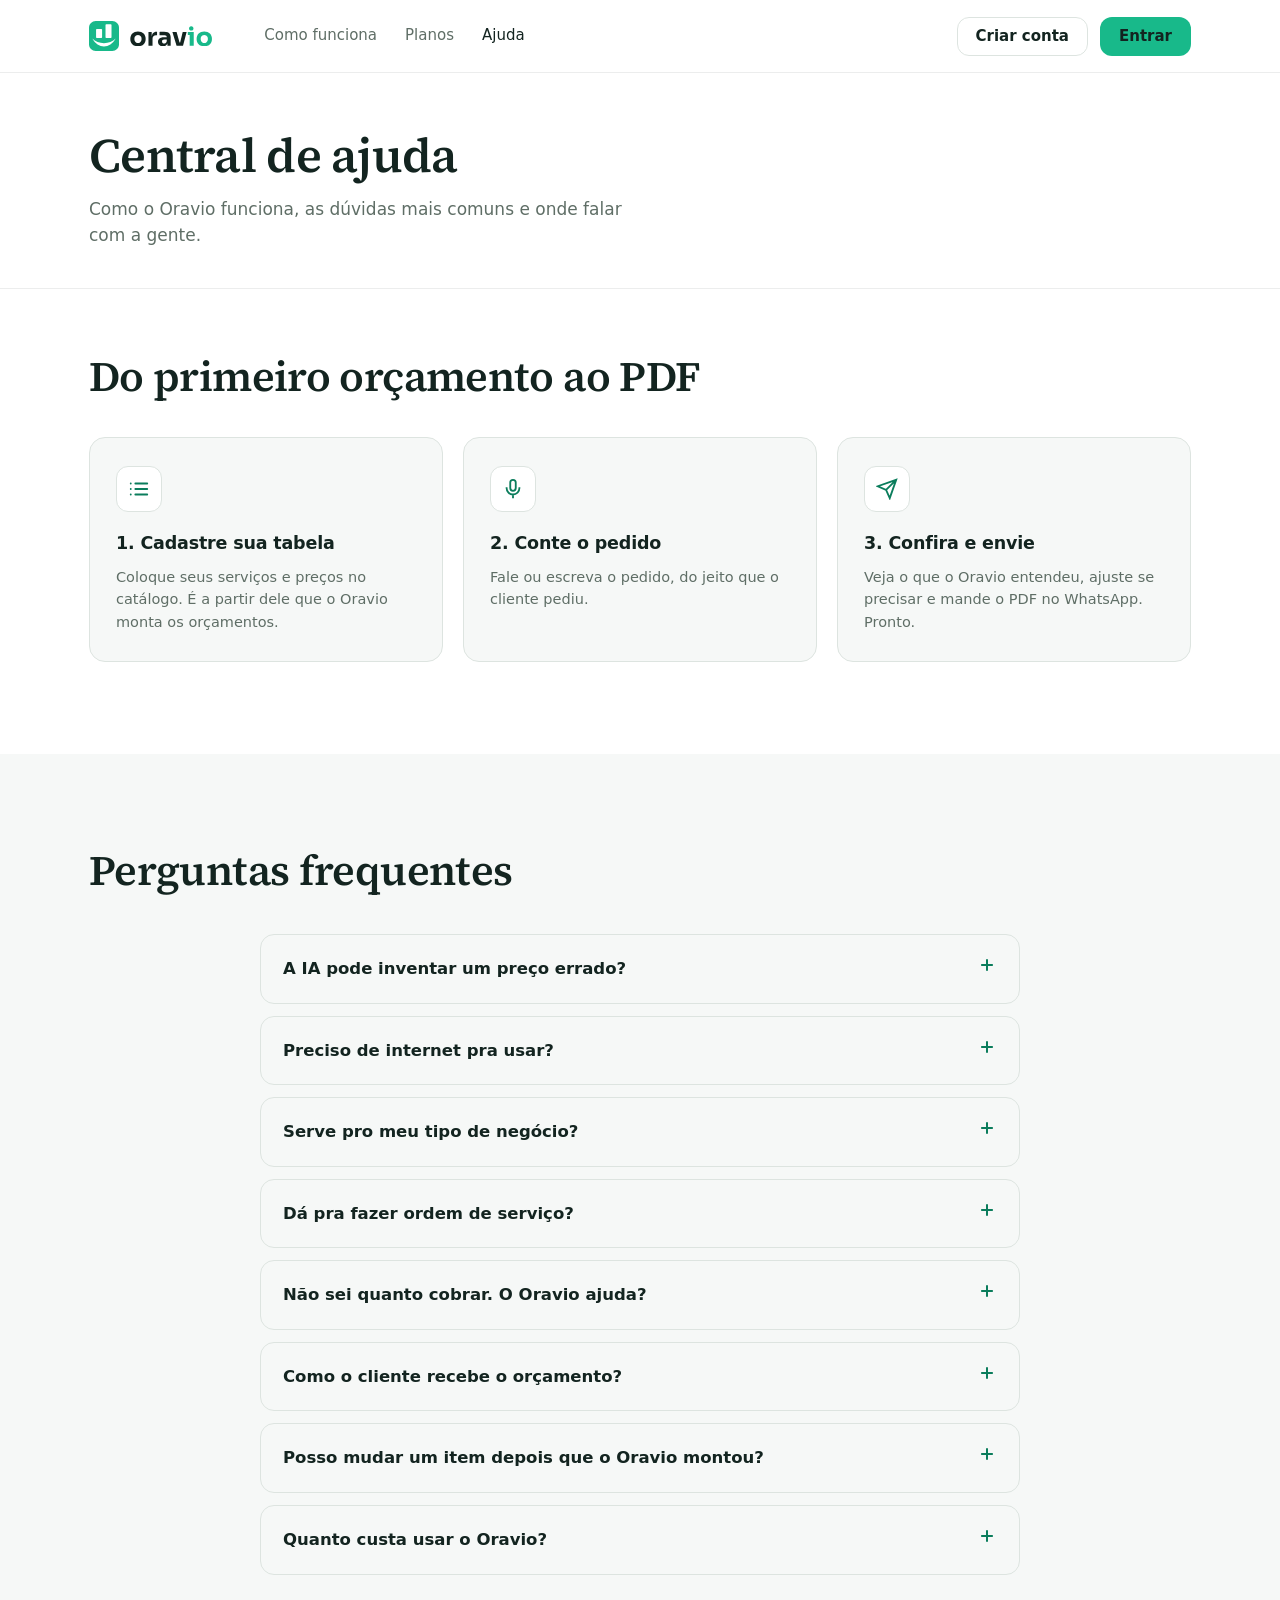
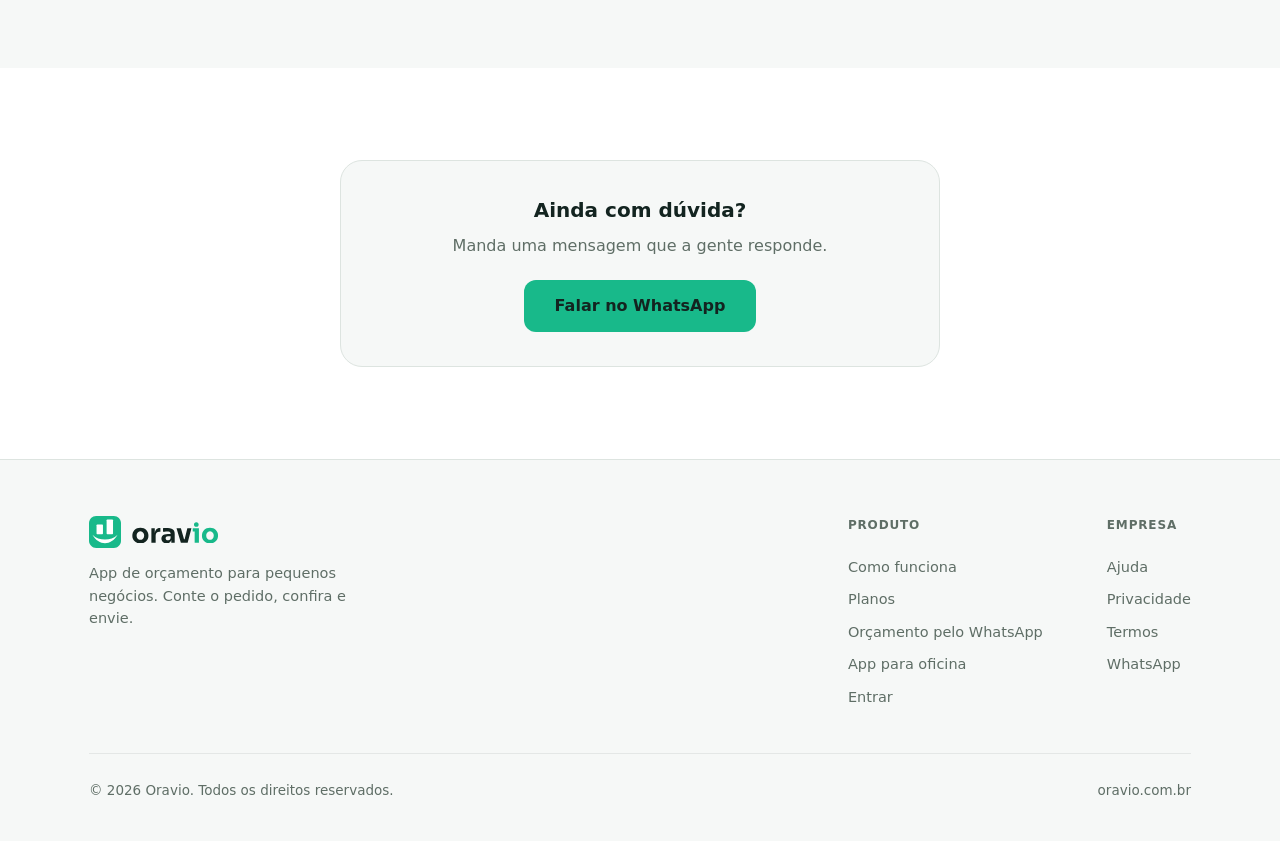
<file: ajuda.html>
<!DOCTYPE html>
<html lang="pt-BR">
<head>
<meta charset="UTF-8">
<meta name="viewport" content="width=device-width, initial-scale=1.0">
<title>Ajuda — Oravio</title>
<link rel="icon" href="/favicon.ico" sizes="48x48">
<link rel="icon" href="/favicon.svg" type="image/svg+xml">
<link rel="apple-touch-icon" href="/apple-touch-icon.png">
<meta name="color-scheme" content="light dark">
<meta name="theme-color" content="#ffffff" media="(prefers-color-scheme: light)">
<meta name="theme-color" content="#0b100e" media="(prefers-color-scheme: dark)">
<meta name="description" content="Central de ajuda do Oravio: como funciona, dúvidas comuns e como falar com a gente.">
<meta property="og:title" content="Ajuda — Oravio">
<meta property="og:description" content="Como funciona, dúvidas comuns e como falar com a gente.">
<meta property="og:url" content="https://oravio.com.br/ajuda.html">
<meta property="og:type" content="website">
<meta property="og:locale" content="pt_BR">
<meta property="og:site_name" content="Oravio">
<meta property="og:image" content="https://oravio.com.br/og-oravio.jpg?v=5">
<meta property="og:image:type" content="image/jpeg">
<meta property="og:image:width" content="1200">
<meta property="og:image:height" content="630">
<meta property="og:image:alt" content="Oravio: seu orçamento pronto antes do cliente ir embora. Ao lado, o app no celular e no notebook">
<meta name="twitter:card" content="summary_large_image">
<link rel="canonical" href="https://oravio.com.br/ajuda.html">
<link rel="preload" href="fonts/source-serif-4-latin.woff2" as="font" type="font/woff2" crossorigin>
<link rel="stylesheet" href="estilo.css">
<!-- Medição de visitas (Umami, sem cookies). O ID não é segredo. Toques nos botões: medicao.js. -->
<script defer src="https://cloud.umami.is/script.js" data-website-id="9f0b3a62-4182-475e-bf6d-a09412da9a50" data-domains="oravio.com.br,www.oravio.com.br"></script>
</head>
<body>
<header class="nav">
  <div class="wrap nav-inner">
    <a href="index.html" class="brand" aria-label="Oravio"><svg width="30" height="30" viewBox="0 0 512 512" aria-hidden="true"><path d="M 115.2 0 L 396.8 0 C 460.5056 0 512 51.4944 512 115.2 L 512 396.8 C 512 460.5056 460.5056 512 396.8 512 L 115.2 512 C 51.4944 512 0 460.5056 0 396.8 L 0 115.2 C 0 51.4944 51.4944 0 115.2 0 Z" fill="#18b98a"></path><rect x="120.7" y="137.2" width="102.6" height="153.6" rx="12" fill="#ffffff"></rect><rect x="281.8" y="54.5" width="102.6" height="236.2" rx="12" fill="#ffffff"></rect><path d="M56 299 C156 480 356 480 456 299 C356 404 156 404 56 299 Z" fill="#ffffff"></path></svg> <svg viewBox="76 464 250.181 62.823" width="82.27" height="20.66" fill="none" aria-hidden="true"><path d="M100.233 480.592C103.887 480.592 107.129 481.184 109.959 482.367C112.841 483.499 115.285 485.068 117.292 487.075C119.299 489.082 120.842 491.424 121.923 494.1C123.003 496.724 123.544 499.503 123.544 502.436V504.211C123.544 507.093 123.029 509.846 122 512.471C120.971 515.043 119.453 517.333 117.446 519.34C115.491 521.347 113.072 522.942 110.19 524.126C107.309 525.258 103.99 525.823 100.233 525.823C96.5285 525.823 93.2351 525.258 90.3535 524.126C87.4719 522.942 85.0274 521.347 83.0205 519.34C81.0653 517.333 79.5731 515.043 78.5439 512.471C77.5148 509.846 77 507.093 77 504.211V502.436C77 499.503 77.5148 496.724 78.5439 494.1C79.6246 491.424 81.168 489.082 83.1748 487.075C85.2331 485.068 87.7034 483.499 90.585 482.367C93.4666 481.184 96.6828 480.592 100.233 480.592ZM100.233 491.012C97.9693 491.012 96.0138 491.552 94.3672 492.633C92.7205 493.713 91.4598 495.181 90.585 497.033C89.7617 498.834 89.3496 500.944 89.3496 503.362C89.3496 505.626 89.7617 507.685 90.585 509.537C91.4083 511.39 92.6434 512.83 94.29 513.859C95.9367 514.889 97.9178 515.403 100.233 515.403C102.652 515.403 104.659 514.889 106.254 513.859C107.849 512.83 109.059 511.39 109.882 509.537C110.757 507.685 111.194 505.626 111.194 503.362C111.194 500.944 110.757 498.834 109.882 497.033C109.007 495.181 107.746 493.713 106.1 492.633C104.504 491.552 102.549 491.012 100.233 491.012Z" fill="currentColor" fill-rule="evenodd" clip-rule="evenodd"></path><path d="M179.71 481.363C184.032 481.363 187.661 481.981 190.594 483.216C193.578 484.451 195.842 486.329 197.386 488.851C198.929 491.321 199.701 494.511 199.701 498.422V524.357H189.898V516.205C189.554 517.292 189.117 518.285 188.586 519.186C187.454 521.192 185.859 522.736 183.801 523.816C181.794 524.897 179.324 525.438 176.391 525.438C173.355 525.437 170.679 524.897 168.363 523.816C166.099 522.736 164.324 521.192 163.037 519.186C161.751 517.127 161.107 514.683 161.107 511.853C161.107 508.765 161.906 506.243 163.501 504.288C165.096 502.281 167.334 500.815 170.216 499.889C173.097 498.911 176.416 498.422 180.173 498.422H187.814V498.268C187.814 496.106 187.3 494.486 186.271 493.405C185.241 492.325 183.595 491.784 181.331 491.784C180.199 491.784 178.706 491.81 176.854 491.861C175.001 491.913 173.097 491.99 171.142 492.093C169.186 492.196 167.411 492.298 165.816 492.401V481.981C167 481.879 168.389 481.776 169.984 481.673C171.579 481.57 173.226 481.492 174.924 481.44C176.622 481.389 178.218 481.363 179.71 481.363ZM180.096 505.292C177.934 505.292 176.262 505.832 175.078 506.913C173.946 507.942 173.381 509.357 173.381 511.158C173.381 512.856 173.946 514.246 175.078 515.326C176.262 516.355 177.934 516.87 180.096 516.87C181.485 516.87 182.72 516.638 183.801 516.175C184.933 515.66 185.859 514.811 186.579 513.628C187.299 512.444 187.712 510.798 187.814 508.688V505.292H180.096Z" fill="currentColor" fill-rule="evenodd" clip-rule="evenodd"></path><path d="M158.252 492.17H155.165C151.769 492.17 149.144 493.096 147.292 494.948C145.439 496.749 144.513 499.375 144.513 502.822V524.357H132.163V482.059H141.966V496.02C142.435 492.034 143.619 488.821 145.517 486.381C148.09 483.139 151.795 481.519 156.632 481.519H158.252V492.17Z" fill="currentColor"></path><path d="M226.687 514.091H228.513L236.287 482.059H248.174L237.213 524.357H217.607L204.949 482.059H217.685L226.687 514.091Z" fill="currentColor"></path><path d="M301.87 480.592C305.524 480.592 308.766 481.184 311.596 482.367C314.477 483.499 316.922 485.068 318.929 487.075C320.936 489.082 322.479 491.424 323.56 494.1C324.64 496.724 325.181 499.503 325.181 502.436V504.211C325.181 507.093 324.666 509.846 323.637 512.471C322.608 515.043 321.09 517.333 319.083 519.34C317.128 521.347 314.709 522.942 311.827 524.126C308.946 525.258 305.626 525.823 301.87 525.823C298.165 525.823 294.872 525.258 291.99 524.126C289.109 522.942 286.664 521.347 284.657 519.34C282.702 517.333 281.21 515.043 280.181 512.471C279.151 509.846 278.637 507.093 278.637 504.211V502.436C278.637 499.503 279.152 496.724 280.181 494.1C281.261 491.424 282.805 489.082 284.812 487.075C286.87 485.068 289.34 483.499 292.222 482.367C295.103 481.184 298.32 480.592 301.87 480.592ZM296.004 492.633C297.651 491.552 299.606 491.012 301.87 491.012C304.186 491.012 306.141 491.552 307.736 492.633C309.383 493.713 310.644 495.181 311.519 497.033C312.393 498.834 312.831 500.944 312.831 503.362C312.831 505.626 312.393 507.685 311.519 509.537C310.695 511.39 309.486 512.83 307.891 513.859C306.295 514.888 304.289 515.403 301.87 515.403C299.555 515.403 297.573 514.889 295.927 513.859C294.28 512.83 293.045 511.39 292.222 509.537C291.398 507.685 290.987 505.626 290.987 503.362C290.987 500.944 291.398 498.834 292.222 497.033C293.096 495.181 294.357 493.713 296.004 492.633Z" fill="#18b98a" fill-rule="evenodd" clip-rule="evenodd"></path><path d="M269.839 524.357H257.489V491.167H251.854V482.059H269.839V524.357Z" fill="#18b98a"></path><path d="M262.274 465C264.59 465 266.289 465.618 267.369 466.853C268.501 468.036 269.067 469.58 269.067 471.483C269.067 473.336 268.501 474.88 267.369 476.115C266.289 477.299 264.59 477.891 262.274 477.891C259.959 477.891 258.235 477.299 257.103 476.115C256.022 474.88 255.481 473.336 255.481 471.483C255.482 469.58 256.022 468.036 257.103 466.853C258.235 465.618 259.959 465 262.274 465Z" fill="#18b98a"></path></svg></a>
    <nav class="nav-links" aria-label="Principal">
      <a href="index.html#passos">Como funciona</a>
      <a href="planos.html">Planos</a>
      <a href="ajuda.html" aria-current="page">Ajuda</a>
    </nav>
    <div class="nav-cta">
      <a data-track="cta-signup" href="https://app.oravio.com.br/cadastro" class="btn btn-ghost nav-criar">Criar conta</a>
      <a href="https://app.oravio.com.br" class="btn btn-primary">Entrar</a>
      <button class="hamburger" id="ham" aria-label="Abrir menu"><span></span><span></span><span></span></button>
    </div>
  </div>
  <!-- Mesmo menu da página principal. O "Criar conta" fica no fim dele porque aqui,
       diferente da principal, não há botão de cadastro no meio da página. -->
  <div class="mobile-menu" id="mob">
    <a href="index.html#passos">Como funciona</a>
    <a href="planos.html">Planos</a>
    <a href="ajuda.html">Ajuda</a>
    <a href="https://app.oravio.com.br/privacidade">Privacidade</a>
    <a href="https://app.oravio.com.br/termos">Termos</a>
    <a data-track="cta-signup" href="https://app.oravio.com.br/cadastro" class="btn btn-primary">Criar conta</a>
  </div>
</header>
<section class="page-top">
  <div class="wrap">
    <h1>Central de ajuda</h1>
    <p>Como o Oravio funciona, as dúvidas mais comuns e onde falar com a gente.</p>
  </div>
</section>

<section class="band" style="padding-top:6.4rem">
  <div class="wrap">
    <div class="band-head" style="margin-bottom:3.6rem">
      <h2>Do primeiro orçamento ao PDF</h2>
    </div>
    <div class="features">
      <div class="feat">
        <div class="ic"><svg width="22" height="22" viewBox="0 0 24 24" fill="none" stroke="currentColor" stroke-width="2" stroke-linecap="round"><path d="M8 6h13M8 12h13M8 18h13M3 6h.01M3 12h.01M3 18h.01"/></svg></div>
        <h3>1. Cadastre sua tabela</h3>
        <p>Coloque seus serviços e preços no catálogo. É a partir dele que o Oravio monta os orçamentos.</p>
      </div>
      <div class="feat">
        <div class="ic"><svg width="22" height="22" viewBox="0 0 24 24" fill="none" stroke="currentColor" stroke-width="2"><path d="M12 2a3 3 0 0 0-3 3v6a3 3 0 0 0 6 0V5a3 3 0 0 0-3-3z"/><path d="M19 10v1a7 7 0 0 1-14 0v-1M12 18v4"/></svg></div>
        <h3>2. Conte o pedido</h3>
        <p>Fale ou escreva o pedido, do jeito que o cliente pediu.</p>
      </div>
      <div class="feat">
        <div class="ic"><svg width="22" height="22" viewBox="0 0 24 24" fill="none" stroke="currentColor" stroke-width="2"><path d="M22 2 11 13M22 2l-7 20-4-9-9-4z"/></svg></div>
        <h3>3. Confira e envie</h3>
        <p>Veja o que o Oravio entendeu, ajuste se precisar e mande o PDF no WhatsApp. Pronto.</p>
      </div>
    </div>
  </div>
</section>

<section class="band" style="background:var(--surface-alt);border-top:1px solid var(--surface-alt);border-bottom:1px solid var(--surface-alt)">
  <div class="wrap">
    <div class="band-head">
      <h2>Perguntas frequentes</h2>
    </div>
    <div class="faq">
      <details>
        <summary>A IA pode inventar um preço errado?<span class="chev"><svg width="20" height="20" viewBox="0 0 24 24" fill="none" stroke="currentColor" stroke-width="2.4"><path d="M12 5v14M5 12h14"/></svg></span></summary>
        <div class="ans">Não. O Oravio só usa os valores da sua tabela de preços. Ele casa cada item do que você falou com o que está cadastrado — e mostra tudo pra você conferir antes de salvar. O preço quem manda é você.</div>
      </details>
      <details>
        <summary>Preciso de internet pra usar?<span class="chev"><svg width="20" height="20" viewBox="0 0 24 24" fill="none" stroke="currentColor" stroke-width="2.4"><path d="M12 5v14M5 12h14"/></svg></span></summary>
        <div class="ans">Dá pra montar e salvar o orçamento mesmo sem sinal — por exemplo, na casa do cliente. Quando a internet volta, o Oravio sincroniza sozinho.</div>
      </details>
      <details>
        <summary>Serve pro meu tipo de negócio?<span class="chev"><svg width="20" height="20" viewBox="0 0 24 24" fill="none" stroke="currentColor" stroke-width="2.4"><path d="M12 5v14M5 12h14"/></svg></span></summary>
        <div class="ans">Se você faz orçamento com tabela de preços, serve. Locação, oficina, clínica, salão, assistência técnica e por aí vai — o Oravio não é preso a um único ramo.</div>
      </details>
      <details>
        <summary>Dá pra fazer ordem de serviço?<span class="chev"><svg width="20" height="20" viewBox="0 0 24 24" fill="none" stroke="currentColor" stroke-width="2.4"><path d="M12 5v14M5 12h14"/></svg></span></summary>
        <div class="ans">Dá, nos planos pagos e no teste. Quando o cliente aceita o orçamento, ou quando ele já chega deixando o aparelho, você toca em Abrir serviço. A ordem de serviço ganha número próprio, guarda fotos de como o aparelho entrou e acompanha o trabalho até a entrega: em serviço, pronto e entregue, com a assinatura de quem retira e a garantia. O cliente acompanha por um link. <a href="ordem-de-servico.html">Veja como funciona</a>.</div>
      </details>
      <details>
        <summary>Não sei quanto cobrar. O Oravio ajuda?<span class="chev"><svg width="20" height="20" viewBox="0 0 24 24" fill="none" stroke="currentColor" stroke-width="2.4"><path d="M12 5v14M5 12h14"/></svg></span></summary>
        <div class="ans">Ajuda, em todos os planos, inclusive no Grátis. Você preenche uma vez quanto quer tirar por mês, seus gastos e impostos. Depois, no item do catálogo, toca em Calcular e diz quanto gasta para fazer o serviço ou quanto pagou no produto. O Oravio mostra o preço, até quanto dá de desconto sem prejuízo e quanto você já cobrou por aquele item. O cliente nunca vê os seus custos.</div>
      </details>
      <details>
        <summary>Como o cliente recebe o orçamento?<span class="chev"><svg width="20" height="20" viewBox="0 0 24 24" fill="none" stroke="currentColor" stroke-width="2.4"><path d="M12 5v14M5 12h14"/></svg></span></summary>
        <div class="ans">De dois jeitos, e você escolhe: um PDF com a logo e os dados do seu negócio, pronto pra mandar no WhatsApp — ou um link que ele abre direto no navegador, sem instalar nada. Nada de print de tela. Se você cadastrar sua chave PIX, os dois já levam o QR Code pra ele pagar. E pelo link ele aceita o orçamento ali mesmo; você vê no app quando ele abriu e quando aceitou. O link é dos planos pagos e do teste; no Grátis, vai o PDF.</div>
      </details>
      <details>
        <summary>Posso mudar um item depois que o Oravio montou?<span class="chev"><svg width="20" height="20" viewBox="0 0 24 24" fill="none" stroke="currentColor" stroke-width="2.4"><path d="M12 5v14M5 12h14"/></svg></span></summary>
        <div class="ans">Pode. Dá pra corrigir a quantidade, trocar um item ou dar um desconto ali mesmo, na conversa, sem refazer o orçamento do zero.</div>
      </details>
      <details>
        <summary>Quanto custa usar o Oravio?<span class="chev"><svg width="20" height="20" viewBox="0 0 24 24" fill="none" stroke="currentColor" stroke-width="2.4"><path d="M12 5v14M5 12h14"/></svg></span></summary>
        <div class="ans">Para começar, nada: toda conta nova tem 7 dias de teste do plano Profissional, sem cartão. Depois, a conta passa para o plano Grátis, que tem limites menores, e nada é apagado. Os preços e limites de cada plano estão na página de <a href="planos.html">planos</a>.</div>
      </details>
    </div>
  </div>
</section>

<section class="band">
  <div class="wrap">
    <div class="help-contact">
      <h3>Ainda com dúvida?</h3>
      <p>Manda uma mensagem que a gente responde.</p>
      <a data-track="whatsapp" href="https://wa.me/558688197951?text=Oi%21%20Tenho%20uma%20d%C3%BAvida%20sobre%20o%20Oravio." class="btn btn-primary btn-lg">Falar no WhatsApp</a>
    </div>
  </div>
</section>
<footer>
  <div class="wrap">
    <div class="foot-grid">
      <div class="foot-brand">
        <a href="index.html" class="brand"><svg width="32" height="32" viewBox="0 0 512 512" aria-hidden="true"><path d="M 115.2 0 L 396.8 0 C 460.5056 0 512 51.4944 512 115.2 L 512 396.8 C 512 460.5056 460.5056 512 396.8 512 L 115.2 512 C 51.4944 512 0 460.5056 0 396.8 L 0 115.2 C 0 51.4944 51.4944 0 115.2 0 Z" fill="#18b98a"></path><rect x="120.7" y="137.2" width="102.6" height="153.6" rx="12" fill="#ffffff"></rect><rect x="281.8" y="54.5" width="102.6" height="236.2" rx="12" fill="#ffffff"></rect><path d="M56 299 C156 480 356 480 456 299 C356 404 156 404 56 299 Z" fill="#ffffff"></path></svg> <svg viewBox="76 464 250.181 62.823" width="86.38" height="21.69" fill="none" aria-hidden="true"><path d="M100.233 480.592C103.887 480.592 107.129 481.184 109.959 482.367C112.841 483.499 115.285 485.068 117.292 487.075C119.299 489.082 120.842 491.424 121.923 494.1C123.003 496.724 123.544 499.503 123.544 502.436V504.211C123.544 507.093 123.029 509.846 122 512.471C120.971 515.043 119.453 517.333 117.446 519.34C115.491 521.347 113.072 522.942 110.19 524.126C107.309 525.258 103.99 525.823 100.233 525.823C96.5285 525.823 93.2351 525.258 90.3535 524.126C87.4719 522.942 85.0274 521.347 83.0205 519.34C81.0653 517.333 79.5731 515.043 78.5439 512.471C77.5148 509.846 77 507.093 77 504.211V502.436C77 499.503 77.5148 496.724 78.5439 494.1C79.6246 491.424 81.168 489.082 83.1748 487.075C85.2331 485.068 87.7034 483.499 90.585 482.367C93.4666 481.184 96.6828 480.592 100.233 480.592ZM100.233 491.012C97.9693 491.012 96.0138 491.552 94.3672 492.633C92.7205 493.713 91.4598 495.181 90.585 497.033C89.7617 498.834 89.3496 500.944 89.3496 503.362C89.3496 505.626 89.7617 507.685 90.585 509.537C91.4083 511.39 92.6434 512.83 94.29 513.859C95.9367 514.889 97.9178 515.403 100.233 515.403C102.652 515.403 104.659 514.889 106.254 513.859C107.849 512.83 109.059 511.39 109.882 509.537C110.757 507.685 111.194 505.626 111.194 503.362C111.194 500.944 110.757 498.834 109.882 497.033C109.007 495.181 107.746 493.713 106.1 492.633C104.504 491.552 102.549 491.012 100.233 491.012Z" fill="currentColor" fill-rule="evenodd" clip-rule="evenodd"></path><path d="M179.71 481.363C184.032 481.363 187.661 481.981 190.594 483.216C193.578 484.451 195.842 486.329 197.386 488.851C198.929 491.321 199.701 494.511 199.701 498.422V524.357H189.898V516.205C189.554 517.292 189.117 518.285 188.586 519.186C187.454 521.192 185.859 522.736 183.801 523.816C181.794 524.897 179.324 525.438 176.391 525.438C173.355 525.437 170.679 524.897 168.363 523.816C166.099 522.736 164.324 521.192 163.037 519.186C161.751 517.127 161.107 514.683 161.107 511.853C161.107 508.765 161.906 506.243 163.501 504.288C165.096 502.281 167.334 500.815 170.216 499.889C173.097 498.911 176.416 498.422 180.173 498.422H187.814V498.268C187.814 496.106 187.3 494.486 186.271 493.405C185.241 492.325 183.595 491.784 181.331 491.784C180.199 491.784 178.706 491.81 176.854 491.861C175.001 491.913 173.097 491.99 171.142 492.093C169.186 492.196 167.411 492.298 165.816 492.401V481.981C167 481.879 168.389 481.776 169.984 481.673C171.579 481.57 173.226 481.492 174.924 481.44C176.622 481.389 178.218 481.363 179.71 481.363ZM180.096 505.292C177.934 505.292 176.262 505.832 175.078 506.913C173.946 507.942 173.381 509.357 173.381 511.158C173.381 512.856 173.946 514.246 175.078 515.326C176.262 516.355 177.934 516.87 180.096 516.87C181.485 516.87 182.72 516.638 183.801 516.175C184.933 515.66 185.859 514.811 186.579 513.628C187.299 512.444 187.712 510.798 187.814 508.688V505.292H180.096Z" fill="currentColor" fill-rule="evenodd" clip-rule="evenodd"></path><path d="M158.252 492.17H155.165C151.769 492.17 149.144 493.096 147.292 494.948C145.439 496.749 144.513 499.375 144.513 502.822V524.357H132.163V482.059H141.966V496.02C142.435 492.034 143.619 488.821 145.517 486.381C148.09 483.139 151.795 481.519 156.632 481.519H158.252V492.17Z" fill="currentColor"></path><path d="M226.687 514.091H228.513L236.287 482.059H248.174L237.213 524.357H217.607L204.949 482.059H217.685L226.687 514.091Z" fill="currentColor"></path><path d="M301.87 480.592C305.524 480.592 308.766 481.184 311.596 482.367C314.477 483.499 316.922 485.068 318.929 487.075C320.936 489.082 322.479 491.424 323.56 494.1C324.64 496.724 325.181 499.503 325.181 502.436V504.211C325.181 507.093 324.666 509.846 323.637 512.471C322.608 515.043 321.09 517.333 319.083 519.34C317.128 521.347 314.709 522.942 311.827 524.126C308.946 525.258 305.626 525.823 301.87 525.823C298.165 525.823 294.872 525.258 291.99 524.126C289.109 522.942 286.664 521.347 284.657 519.34C282.702 517.333 281.21 515.043 280.181 512.471C279.151 509.846 278.637 507.093 278.637 504.211V502.436C278.637 499.503 279.152 496.724 280.181 494.1C281.261 491.424 282.805 489.082 284.812 487.075C286.87 485.068 289.34 483.499 292.222 482.367C295.103 481.184 298.32 480.592 301.87 480.592ZM296.004 492.633C297.651 491.552 299.606 491.012 301.87 491.012C304.186 491.012 306.141 491.552 307.736 492.633C309.383 493.713 310.644 495.181 311.519 497.033C312.393 498.834 312.831 500.944 312.831 503.362C312.831 505.626 312.393 507.685 311.519 509.537C310.695 511.39 309.486 512.83 307.891 513.859C306.295 514.888 304.289 515.403 301.87 515.403C299.555 515.403 297.573 514.889 295.927 513.859C294.28 512.83 293.045 511.39 292.222 509.537C291.398 507.685 290.987 505.626 290.987 503.362C290.987 500.944 291.398 498.834 292.222 497.033C293.096 495.181 294.357 493.713 296.004 492.633Z" fill="#18b98a" fill-rule="evenodd" clip-rule="evenodd"></path><path d="M269.839 524.357H257.489V491.167H251.854V482.059H269.839V524.357Z" fill="#18b98a"></path><path d="M262.274 465C264.59 465 266.289 465.618 267.369 466.853C268.501 468.036 269.067 469.58 269.067 471.483C269.067 473.336 268.501 474.88 267.369 476.115C266.289 477.299 264.59 477.891 262.274 477.891C259.959 477.891 258.235 477.299 257.103 476.115C256.022 474.88 255.481 473.336 255.481 471.483C255.482 469.58 256.022 468.036 257.103 466.853C258.235 465.618 259.959 465 262.274 465Z" fill="#18b98a"></path></svg></a>
        <p>App de orçamento para pequenos negócios. Conte o pedido, confira e envie.</p>
      </div>
      <div class="foot-cols">
        <div class="foot-col">
          <h4>Produto</h4>
          <a href="index.html#passos">Como funciona</a>
          <a href="planos.html">Planos</a>
          <a href="orcamento-oficina-whatsapp.html">Orçamento pelo WhatsApp</a>
          <a href="app-orcamento-oficina-mecanica.html">App para oficina</a>
          <a href="https://app.oravio.com.br">Entrar</a>
        </div>
        <div class="foot-col">
          <h4>Empresa</h4>
          <a href="ajuda.html">Ajuda</a>
          <a href="https://app.oravio.com.br/privacidade">Privacidade</a>
          <a href="https://app.oravio.com.br/termos">Termos</a>
          <a href="#" data-cookies-abrir hidden>Cookies</a>
          <a data-track="whatsapp" href="https://wa.me/558688197951?text=Oi%21%20Tenho%20uma%20d%C3%BAvida%20sobre%20o%20Oravio.">WhatsApp</a>
        </div>
      </div>
    </div>
    <div class="foot-bottom">
      <span>© 2026 Oravio. Todos os direitos reservados.</span>
      <span>oravio.com.br</span>
    </div>
  </div>
</footer>
<script>
  /* O menu do topo. Sem este script o botão aparecia, mas tocar nele não
     fazia nada — estas páginas não tinham script nenhum. */
  var ham=document.getElementById('ham'), mob=document.getElementById('mob');
  ham.addEventListener('click',function(){ham.classList.toggle('open');mob.classList.toggle('show');});
  mob.querySelectorAll('a').forEach(function(a){a.addEventListener('click',function(){ham.classList.remove('open');mob.classList.remove('show');});});
</script>
<script src="suporte.js" defer></script>
<script src="origem.js" defer></script>
<script src="medicao.js" defer></script>
<script src="rastreio.js" defer></script>
</body>
</html>
</file>
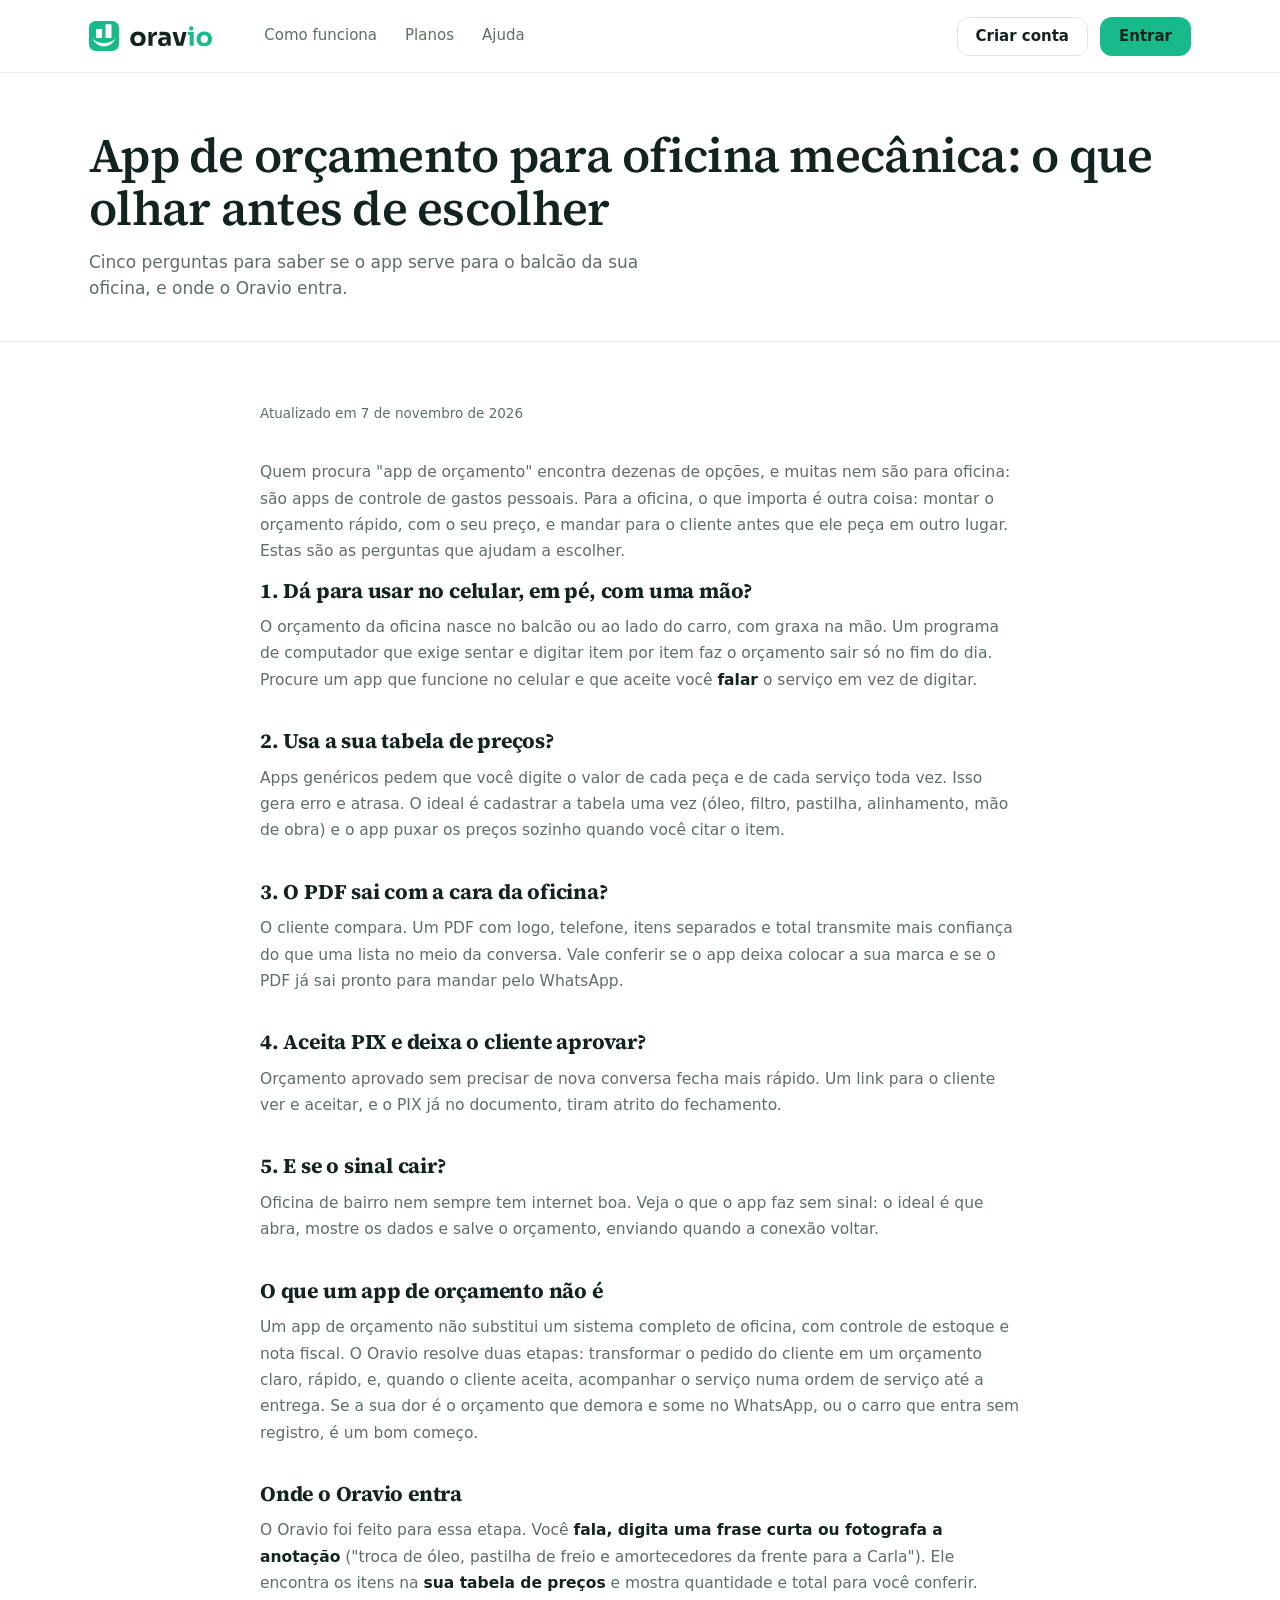
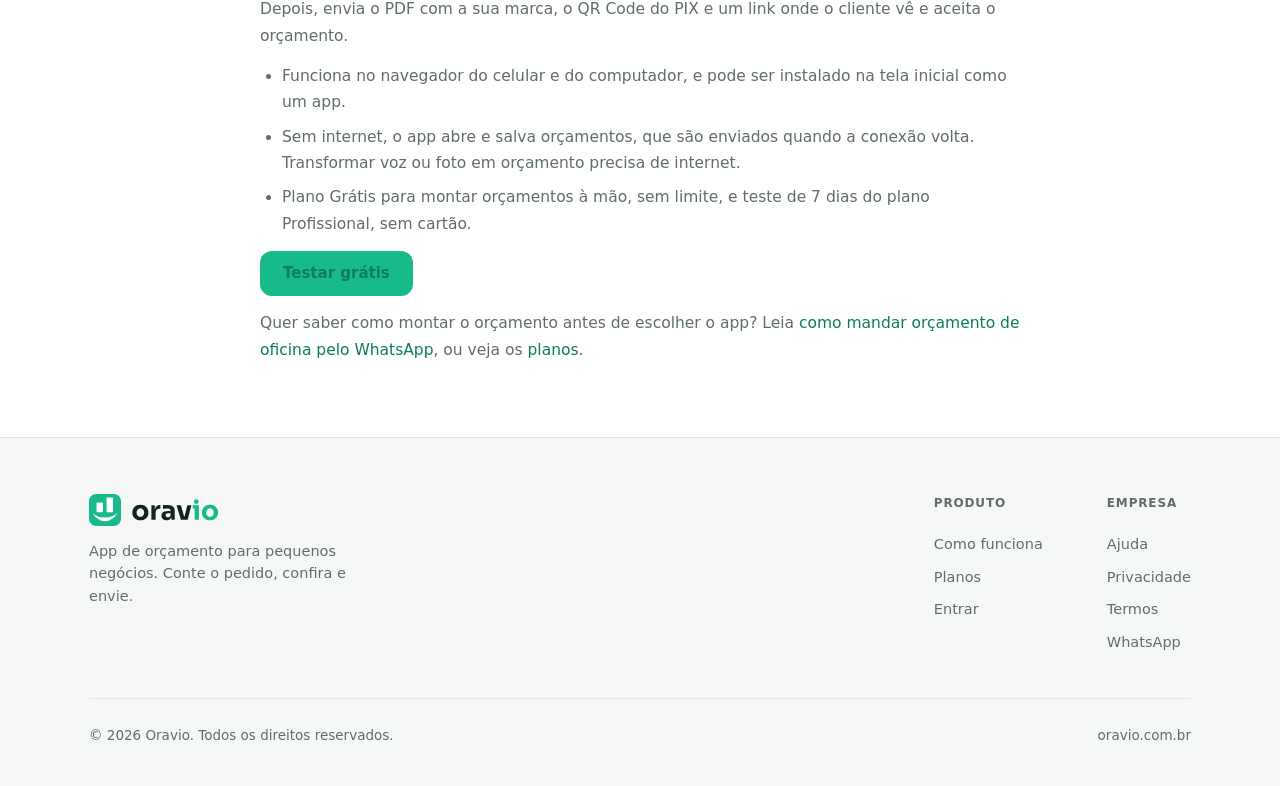
<file: app-orcamento-oficina-mecanica.html>
<!DOCTYPE html>
<html lang="pt-BR">
<head>
<meta charset="UTF-8">
<meta name="viewport" content="width=device-width, initial-scale=1.0">
<title>App de orçamento para oficina mecânica: o que olhar antes de escolher — Oravio</title>
<link rel="icon" href="/favicon.ico" sizes="48x48">
<link rel="icon" href="/favicon.svg" type="image/svg+xml">
<link rel="apple-touch-icon" href="/apple-touch-icon.png">
<meta name="color-scheme" content="light dark">
<meta name="theme-color" content="#ffffff" media="(prefers-color-scheme: light)">
<meta name="theme-color" content="#0b100e" media="(prefers-color-scheme: dark)">
<meta name="description" content="Cinco perguntas para escolher um app de orçamento para oficina mecânica: celular, tabela de preços, PDF, PIX e funcionamento sem sinal.">
<meta property="og:title" content="App de orçamento para oficina mecânica: o que olhar antes de escolher — Oravio">
<meta property="og:description" content="Cinco perguntas para escolher um app de orçamento para oficina mecânica: celular, tabela de preços, PDF, PIX e funcionamento sem sinal.">
<meta property="og:url" content="https://oravio.com.br/app-orcamento-oficina-mecanica.html">
<meta property="og:type" content="article">
<meta property="og:locale" content="pt_BR">
<meta property="og:site_name" content="Oravio">
<meta property="og:image" content="https://oravio.com.br/og-oravio.jpg?v=5">
<meta property="og:image:type" content="image/jpeg">
<meta property="og:image:width" content="1200">
<meta property="og:image:height" content="630">
<meta property="og:image:alt" content="Oravio: seu orçamento pronto antes do cliente ir embora. Ao lado, o app no celular e no notebook">
<meta name="twitter:card" content="summary_large_image">
<link rel="canonical" href="https://oravio.com.br/app-orcamento-oficina-mecanica.html">
<link rel="preload" href="fonts/source-serif-4-latin.woff2" as="font" type="font/woff2" crossorigin>
<link rel="stylesheet" href="estilo.css">
<!-- Medição de visitas (Umami, sem cookies). O ID não é segredo. Toques nos botões: medicao.js. -->
<script defer src="https://cloud.umami.is/script.js" data-website-id="9f0b3a62-4182-475e-bf6d-a09412da9a50" data-domains="oravio.com.br,www.oravio.com.br"></script>
<script type="application/ld+json">{"@context":"https://schema.org","@type":"Article","headline":"App de orçamento para oficina mecânica: o que olhar antes de escolher","datePublished":"2026-11-07","dateModified":"2026-11-07","inLanguage":"pt-BR","mainEntityOfPage":"https://oravio.com.br/app-orcamento-oficina-mecanica.html","author":{"@type":"Organization","name":"Oravio","url":"https://oravio.com.br/"},"publisher":{"@type":"Organization","name":"Oravio","url":"https://oravio.com.br/"}}</script>
</head>
<body>
<header class="nav">
  <div class="wrap nav-inner">
    <a href="index.html" class="brand" aria-label="Oravio"><svg width="30" height="30" viewBox="0 0 512 512" aria-hidden="true"><path d="M 115.2 0 L 396.8 0 C 460.5056 0 512 51.4944 512 115.2 L 512 396.8 C 512 460.5056 460.5056 512 396.8 512 L 115.2 512 C 51.4944 512 0 460.5056 0 396.8 L 0 115.2 C 0 51.4944 51.4944 0 115.2 0 Z" fill="#18b98a"></path><rect x="120.7" y="137.2" width="102.6" height="153.6" rx="12" fill="#ffffff"></rect><rect x="281.8" y="54.5" width="102.6" height="236.2" rx="12" fill="#ffffff"></rect><path d="M56 299 C156 480 356 480 456 299 C356 404 156 404 56 299 Z" fill="#ffffff"></path></svg> <svg viewBox="76 464 250.181 62.823" width="82.27" height="20.66" fill="none" aria-hidden="true"><path d="M100.233 480.592C103.887 480.592 107.129 481.184 109.959 482.367C112.841 483.499 115.285 485.068 117.292 487.075C119.299 489.082 120.842 491.424 121.923 494.1C123.003 496.724 123.544 499.503 123.544 502.436V504.211C123.544 507.093 123.029 509.846 122 512.471C120.971 515.043 119.453 517.333 117.446 519.34C115.491 521.347 113.072 522.942 110.19 524.126C107.309 525.258 103.99 525.823 100.233 525.823C96.5285 525.823 93.2351 525.258 90.3535 524.126C87.4719 522.942 85.0274 521.347 83.0205 519.34C81.0653 517.333 79.5731 515.043 78.5439 512.471C77.5148 509.846 77 507.093 77 504.211V502.436C77 499.503 77.5148 496.724 78.5439 494.1C79.6246 491.424 81.168 489.082 83.1748 487.075C85.2331 485.068 87.7034 483.499 90.585 482.367C93.4666 481.184 96.6828 480.592 100.233 480.592ZM100.233 491.012C97.9693 491.012 96.0138 491.552 94.3672 492.633C92.7205 493.713 91.4598 495.181 90.585 497.033C89.7617 498.834 89.3496 500.944 89.3496 503.362C89.3496 505.626 89.7617 507.685 90.585 509.537C91.4083 511.39 92.6434 512.83 94.29 513.859C95.9367 514.889 97.9178 515.403 100.233 515.403C102.652 515.403 104.659 514.889 106.254 513.859C107.849 512.83 109.059 511.39 109.882 509.537C110.757 507.685 111.194 505.626 111.194 503.362C111.194 500.944 110.757 498.834 109.882 497.033C109.007 495.181 107.746 493.713 106.1 492.633C104.504 491.552 102.549 491.012 100.233 491.012Z" fill="currentColor" fill-rule="evenodd" clip-rule="evenodd"></path><path d="M179.71 481.363C184.032 481.363 187.661 481.981 190.594 483.216C193.578 484.451 195.842 486.329 197.386 488.851C198.929 491.321 199.701 494.511 199.701 498.422V524.357H189.898V516.205C189.554 517.292 189.117 518.285 188.586 519.186C187.454 521.192 185.859 522.736 183.801 523.816C181.794 524.897 179.324 525.438 176.391 525.438C173.355 525.437 170.679 524.897 168.363 523.816C166.099 522.736 164.324 521.192 163.037 519.186C161.751 517.127 161.107 514.683 161.107 511.853C161.107 508.765 161.906 506.243 163.501 504.288C165.096 502.281 167.334 500.815 170.216 499.889C173.097 498.911 176.416 498.422 180.173 498.422H187.814V498.268C187.814 496.106 187.3 494.486 186.271 493.405C185.241 492.325 183.595 491.784 181.331 491.784C180.199 491.784 178.706 491.81 176.854 491.861C175.001 491.913 173.097 491.99 171.142 492.093C169.186 492.196 167.411 492.298 165.816 492.401V481.981C167 481.879 168.389 481.776 169.984 481.673C171.579 481.57 173.226 481.492 174.924 481.44C176.622 481.389 178.218 481.363 179.71 481.363ZM180.096 505.292C177.934 505.292 176.262 505.832 175.078 506.913C173.946 507.942 173.381 509.357 173.381 511.158C173.381 512.856 173.946 514.246 175.078 515.326C176.262 516.355 177.934 516.87 180.096 516.87C181.485 516.87 182.72 516.638 183.801 516.175C184.933 515.66 185.859 514.811 186.579 513.628C187.299 512.444 187.712 510.798 187.814 508.688V505.292H180.096Z" fill="currentColor" fill-rule="evenodd" clip-rule="evenodd"></path><path d="M158.252 492.17H155.165C151.769 492.17 149.144 493.096 147.292 494.948C145.439 496.749 144.513 499.375 144.513 502.822V524.357H132.163V482.059H141.966V496.02C142.435 492.034 143.619 488.821 145.517 486.381C148.09 483.139 151.795 481.519 156.632 481.519H158.252V492.17Z" fill="currentColor"></path><path d="M226.687 514.091H228.513L236.287 482.059H248.174L237.213 524.357H217.607L204.949 482.059H217.685L226.687 514.091Z" fill="currentColor"></path><path d="M301.87 480.592C305.524 480.592 308.766 481.184 311.596 482.367C314.477 483.499 316.922 485.068 318.929 487.075C320.936 489.082 322.479 491.424 323.56 494.1C324.64 496.724 325.181 499.503 325.181 502.436V504.211C325.181 507.093 324.666 509.846 323.637 512.471C322.608 515.043 321.09 517.333 319.083 519.34C317.128 521.347 314.709 522.942 311.827 524.126C308.946 525.258 305.626 525.823 301.87 525.823C298.165 525.823 294.872 525.258 291.99 524.126C289.109 522.942 286.664 521.347 284.657 519.34C282.702 517.333 281.21 515.043 280.181 512.471C279.151 509.846 278.637 507.093 278.637 504.211V502.436C278.637 499.503 279.152 496.724 280.181 494.1C281.261 491.424 282.805 489.082 284.812 487.075C286.87 485.068 289.34 483.499 292.222 482.367C295.103 481.184 298.32 480.592 301.87 480.592ZM296.004 492.633C297.651 491.552 299.606 491.012 301.87 491.012C304.186 491.012 306.141 491.552 307.736 492.633C309.383 493.713 310.644 495.181 311.519 497.033C312.393 498.834 312.831 500.944 312.831 503.362C312.831 505.626 312.393 507.685 311.519 509.537C310.695 511.39 309.486 512.83 307.891 513.859C306.295 514.888 304.289 515.403 301.87 515.403C299.555 515.403 297.573 514.889 295.927 513.859C294.28 512.83 293.045 511.39 292.222 509.537C291.398 507.685 290.987 505.626 290.987 503.362C290.987 500.944 291.398 498.834 292.222 497.033C293.096 495.181 294.357 493.713 296.004 492.633Z" fill="#18b98a" fill-rule="evenodd" clip-rule="evenodd"></path><path d="M269.839 524.357H257.489V491.167H251.854V482.059H269.839V524.357Z" fill="#18b98a"></path><path d="M262.274 465C264.59 465 266.289 465.618 267.369 466.853C268.501 468.036 269.067 469.58 269.067 471.483C269.067 473.336 268.501 474.88 267.369 476.115C266.289 477.299 264.59 477.891 262.274 477.891C259.959 477.891 258.235 477.299 257.103 476.115C256.022 474.88 255.481 473.336 255.481 471.483C255.482 469.58 256.022 468.036 257.103 466.853C258.235 465.618 259.959 465 262.274 465Z" fill="#18b98a"></path></svg></a>
    <nav class="nav-links" aria-label="Principal">
      <a href="index.html#passos">Como funciona</a>
      <a href="planos.html">Planos</a>
      <a href="ajuda.html">Ajuda</a>
    </nav>
    <div class="nav-cta">
      <a data-track="cta-signup" href="https://app.oravio.com.br/cadastro" class="btn btn-ghost nav-criar">Criar conta</a>
      <a href="https://app.oravio.com.br" class="btn btn-primary">Entrar</a>
      <button class="hamburger" id="ham" aria-label="Abrir menu"><span></span><span></span><span></span></button>
    </div>
  </div>
  <!-- Mesmo menu da página principal. O "Criar conta" fica no fim dele porque aqui,
       diferente da principal, não há botão de cadastro no meio da página. -->
  <div class="mobile-menu" id="mob">
    <a href="index.html#passos">Como funciona</a>
    <a href="planos.html">Planos</a>
    <a href="ajuda.html">Ajuda</a>
    <a href="https://app.oravio.com.br/privacidade">Privacidade</a>
    <a href="https://app.oravio.com.br/termos">Termos</a>
    <a data-track="cta-signup" href="https://app.oravio.com.br/cadastro" class="btn btn-primary">Criar conta</a>
  </div>
</header>
<section class="page-top">
  <div class="wrap">
    <h1>App de orçamento para oficina mecânica: o que olhar antes de escolher</h1>
    <p>Cinco perguntas para saber se o app serve para o balcão da sua oficina, e onde o Oravio entra.</p>
  </div>
</section>
<main class="wrap">
  <article class="doc">
    <p class="updated">Atualizado em 7 de novembro de 2026</p>

    <p>Quem procura "app de orçamento" encontra dezenas de opções, e muitas nem são para oficina: são apps de controle de gastos pessoais. Para a oficina, o que importa é outra coisa: montar o orçamento rápido, com o seu preço, e mandar para o cliente antes que ele peça em outro lugar. Estas são as perguntas que ajudam a escolher.</p>

    <h2>1. Dá para usar no celular, em pé, com uma mão?</h2>
    <p>O orçamento da oficina nasce no balcão ou ao lado do carro, com graxa na mão. Um programa de computador que exige sentar e digitar item por item faz o orçamento sair só no fim do dia. Procure um app que funcione no celular e que aceite você <strong>falar</strong> o serviço em vez de digitar.</p>

    <h2>2. Usa a sua tabela de preços?</h2>
    <p>Apps genéricos pedem que você digite o valor de cada peça e de cada serviço toda vez. Isso gera erro e atrasa. O ideal é cadastrar a tabela uma vez (óleo, filtro, pastilha, alinhamento, mão de obra) e o app puxar os preços sozinho quando você citar o item.</p>

    <h2>3. O PDF sai com a cara da oficina?</h2>
    <p>O cliente compara. Um PDF com logo, telefone, itens separados e total transmite mais confiança do que uma lista no meio da conversa. Vale conferir se o app deixa colocar a sua marca e se o PDF já sai pronto para mandar pelo WhatsApp.</p>

    <h2>4. Aceita PIX e deixa o cliente aprovar?</h2>
    <p>Orçamento aprovado sem precisar de nova conversa fecha mais rápido. Um link para o cliente ver e aceitar, e o PIX já no documento, tiram atrito do fechamento.</p>

    <h2>5. E se o sinal cair?</h2>
    <p>Oficina de bairro nem sempre tem internet boa. Veja o que o app faz sem sinal: o ideal é que abra, mostre os dados e salve o orçamento, enviando quando a conexão voltar.</p>

    <h2>O que um app de orçamento não é</h2>
    <p>Um app de orçamento não substitui um sistema completo de oficina, com controle de estoque e nota fiscal. O Oravio resolve duas etapas: transformar o pedido do cliente em um orçamento claro, rápido, e, quando o cliente aceita, acompanhar o serviço numa ordem de serviço até a entrega. Se a sua dor é o orçamento que demora e some no WhatsApp, ou o carro que entra sem registro, é um bom começo.</p>

    <h2>Onde o Oravio entra</h2>
    <p>O Oravio foi feito para essa etapa. Você <strong>fala, digita uma frase curta ou fotografa a anotação</strong> ("troca de óleo, pastilha de freio e amortecedores da frente para a Carla"). Ele encontra os itens na <strong>sua tabela de preços</strong> e mostra quantidade e total para você conferir. Depois, envia o PDF com a sua marca, o QR Code do PIX e um link onde o cliente vê e aceita o orçamento.</p>
    <ul>
      <li>Funciona no navegador do celular e do computador, e pode ser instalado na tela inicial como um app.</li>
      <li>Sem internet, o app abre e salva orçamentos, que são enviados quando a conexão volta. Transformar voz ou foto em orçamento precisa de internet.</li>
      <li>Plano Grátis para montar orçamentos à mão, sem limite, e teste de 7 dias do plano Profissional, sem cartão.</li>
    </ul>
    <p><a class="btn btn-primary" data-track="cta-signup" href="https://app.oravio.com.br/cadastro">Testar grátis</a></p>
    <p>Quer saber como montar o orçamento antes de escolher o app? Leia <a href="orcamento-oficina-whatsapp.html">como mandar orçamento de oficina pelo WhatsApp</a>, ou veja os <a href="planos.html">planos</a>.</p>
  </article>
</main>
<footer>
  <div class="wrap">
    <div class="foot-grid">
      <div class="foot-brand">
        <a href="index.html" class="brand"><svg width="32" height="32" viewBox="0 0 512 512" aria-hidden="true"><path d="M 115.2 0 L 396.8 0 C 460.5056 0 512 51.4944 512 115.2 L 512 396.8 C 512 460.5056 460.5056 512 396.8 512 L 115.2 512 C 51.4944 512 0 460.5056 0 396.8 L 0 115.2 C 0 51.4944 51.4944 0 115.2 0 Z" fill="#18b98a"></path><rect x="120.7" y="137.2" width="102.6" height="153.6" rx="12" fill="#ffffff"></rect><rect x="281.8" y="54.5" width="102.6" height="236.2" rx="12" fill="#ffffff"></rect><path d="M56 299 C156 480 356 480 456 299 C356 404 156 404 56 299 Z" fill="#ffffff"></path></svg> <svg viewBox="76 464 250.181 62.823" width="86.38" height="21.69" fill="none" aria-hidden="true"><path d="M100.233 480.592C103.887 480.592 107.129 481.184 109.959 482.367C112.841 483.499 115.285 485.068 117.292 487.075C119.299 489.082 120.842 491.424 121.923 494.1C123.003 496.724 123.544 499.503 123.544 502.436V504.211C123.544 507.093 123.029 509.846 122 512.471C120.971 515.043 119.453 517.333 117.446 519.34C115.491 521.347 113.072 522.942 110.19 524.126C107.309 525.258 103.99 525.823 100.233 525.823C96.5285 525.823 93.2351 525.258 90.3535 524.126C87.4719 522.942 85.0274 521.347 83.0205 519.34C81.0653 517.333 79.5731 515.043 78.5439 512.471C77.5148 509.846 77 507.093 77 504.211V502.436C77 499.503 77.5148 496.724 78.5439 494.1C79.6246 491.424 81.168 489.082 83.1748 487.075C85.2331 485.068 87.7034 483.499 90.585 482.367C93.4666 481.184 96.6828 480.592 100.233 480.592ZM100.233 491.012C97.9693 491.012 96.0138 491.552 94.3672 492.633C92.7205 493.713 91.4598 495.181 90.585 497.033C89.7617 498.834 89.3496 500.944 89.3496 503.362C89.3496 505.626 89.7617 507.685 90.585 509.537C91.4083 511.39 92.6434 512.83 94.29 513.859C95.9367 514.889 97.9178 515.403 100.233 515.403C102.652 515.403 104.659 514.889 106.254 513.859C107.849 512.83 109.059 511.39 109.882 509.537C110.757 507.685 111.194 505.626 111.194 503.362C111.194 500.944 110.757 498.834 109.882 497.033C109.007 495.181 107.746 493.713 106.1 492.633C104.504 491.552 102.549 491.012 100.233 491.012Z" fill="currentColor" fill-rule="evenodd" clip-rule="evenodd"></path><path d="M179.71 481.363C184.032 481.363 187.661 481.981 190.594 483.216C193.578 484.451 195.842 486.329 197.386 488.851C198.929 491.321 199.701 494.511 199.701 498.422V524.357H189.898V516.205C189.554 517.292 189.117 518.285 188.586 519.186C187.454 521.192 185.859 522.736 183.801 523.816C181.794 524.897 179.324 525.438 176.391 525.438C173.355 525.437 170.679 524.897 168.363 523.816C166.099 522.736 164.324 521.192 163.037 519.186C161.751 517.127 161.107 514.683 161.107 511.853C161.107 508.765 161.906 506.243 163.501 504.288C165.096 502.281 167.334 500.815 170.216 499.889C173.097 498.911 176.416 498.422 180.173 498.422H187.814V498.268C187.814 496.106 187.3 494.486 186.271 493.405C185.241 492.325 183.595 491.784 181.331 491.784C180.199 491.784 178.706 491.81 176.854 491.861C175.001 491.913 173.097 491.99 171.142 492.093C169.186 492.196 167.411 492.298 165.816 492.401V481.981C167 481.879 168.389 481.776 169.984 481.673C171.579 481.57 173.226 481.492 174.924 481.44C176.622 481.389 178.218 481.363 179.71 481.363ZM180.096 505.292C177.934 505.292 176.262 505.832 175.078 506.913C173.946 507.942 173.381 509.357 173.381 511.158C173.381 512.856 173.946 514.246 175.078 515.326C176.262 516.355 177.934 516.87 180.096 516.87C181.485 516.87 182.72 516.638 183.801 516.175C184.933 515.66 185.859 514.811 186.579 513.628C187.299 512.444 187.712 510.798 187.814 508.688V505.292H180.096Z" fill="currentColor" fill-rule="evenodd" clip-rule="evenodd"></path><path d="M158.252 492.17H155.165C151.769 492.17 149.144 493.096 147.292 494.948C145.439 496.749 144.513 499.375 144.513 502.822V524.357H132.163V482.059H141.966V496.02C142.435 492.034 143.619 488.821 145.517 486.381C148.09 483.139 151.795 481.519 156.632 481.519H158.252V492.17Z" fill="currentColor"></path><path d="M226.687 514.091H228.513L236.287 482.059H248.174L237.213 524.357H217.607L204.949 482.059H217.685L226.687 514.091Z" fill="currentColor"></path><path d="M301.87 480.592C305.524 480.592 308.766 481.184 311.596 482.367C314.477 483.499 316.922 485.068 318.929 487.075C320.936 489.082 322.479 491.424 323.56 494.1C324.64 496.724 325.181 499.503 325.181 502.436V504.211C325.181 507.093 324.666 509.846 323.637 512.471C322.608 515.043 321.09 517.333 319.083 519.34C317.128 521.347 314.709 522.942 311.827 524.126C308.946 525.258 305.626 525.823 301.87 525.823C298.165 525.823 294.872 525.258 291.99 524.126C289.109 522.942 286.664 521.347 284.657 519.34C282.702 517.333 281.21 515.043 280.181 512.471C279.151 509.846 278.637 507.093 278.637 504.211V502.436C278.637 499.503 279.152 496.724 280.181 494.1C281.261 491.424 282.805 489.082 284.812 487.075C286.87 485.068 289.34 483.499 292.222 482.367C295.103 481.184 298.32 480.592 301.87 480.592ZM296.004 492.633C297.651 491.552 299.606 491.012 301.87 491.012C304.186 491.012 306.141 491.552 307.736 492.633C309.383 493.713 310.644 495.181 311.519 497.033C312.393 498.834 312.831 500.944 312.831 503.362C312.831 505.626 312.393 507.685 311.519 509.537C310.695 511.39 309.486 512.83 307.891 513.859C306.295 514.888 304.289 515.403 301.87 515.403C299.555 515.403 297.573 514.889 295.927 513.859C294.28 512.83 293.045 511.39 292.222 509.537C291.398 507.685 290.987 505.626 290.987 503.362C290.987 500.944 291.398 498.834 292.222 497.033C293.096 495.181 294.357 493.713 296.004 492.633Z" fill="#18b98a" fill-rule="evenodd" clip-rule="evenodd"></path><path d="M269.839 524.357H257.489V491.167H251.854V482.059H269.839V524.357Z" fill="#18b98a"></path><path d="M262.274 465C264.59 465 266.289 465.618 267.369 466.853C268.501 468.036 269.067 469.58 269.067 471.483C269.067 473.336 268.501 474.88 267.369 476.115C266.289 477.299 264.59 477.891 262.274 477.891C259.959 477.891 258.235 477.299 257.103 476.115C256.022 474.88 255.481 473.336 255.481 471.483C255.482 469.58 256.022 468.036 257.103 466.853C258.235 465.618 259.959 465 262.274 465Z" fill="#18b98a"></path></svg></a>
        <p>App de orçamento para pequenos negócios. Conte o pedido, confira e envie.</p>
      </div>
      <div class="foot-cols">
        <div class="foot-col">
          <h4>Produto</h4>
          <a href="index.html#passos">Como funciona</a>
          <a href="planos.html">Planos</a>
          <a href="https://app.oravio.com.br">Entrar</a>
        </div>
        <div class="foot-col">
          <h4>Empresa</h4>
          <a href="ajuda.html">Ajuda</a>
          <a href="https://app.oravio.com.br/privacidade">Privacidade</a>
          <a href="https://app.oravio.com.br/termos">Termos</a>
          <a href="#" data-cookies-abrir hidden>Cookies</a>
          <a data-track="whatsapp" href="https://wa.me/558688197951?text=Oi%21%20Tenho%20uma%20d%C3%BAvida%20sobre%20o%20Oravio.">WhatsApp</a>
        </div>
      </div>
    </div>
    <div class="foot-bottom">
      <span>© 2026 Oravio. Todos os direitos reservados.</span>
      <span>oravio.com.br</span>
    </div>
  </div>
</footer>
<script>
  /* O menu do topo. Sem este script o botão aparecia, mas tocar nele não
     fazia nada — estas páginas não tinham script nenhum. */
  var ham=document.getElementById('ham'), mob=document.getElementById('mob');
  ham.addEventListener('click',function(){ham.classList.toggle('open');mob.classList.toggle('show');});
  mob.querySelectorAll('a').forEach(function(a){a.addEventListener('click',function(){ham.classList.remove('open');mob.classList.remove('show');});});
</script>
<script src="suporte.js" defer></script>
<script src="origem.js" data-origem-padrao="artigo" defer></script>
<script src="medicao.js" defer></script>
<script src="rastreio.js" defer></script>
</body>
</html>
</file>
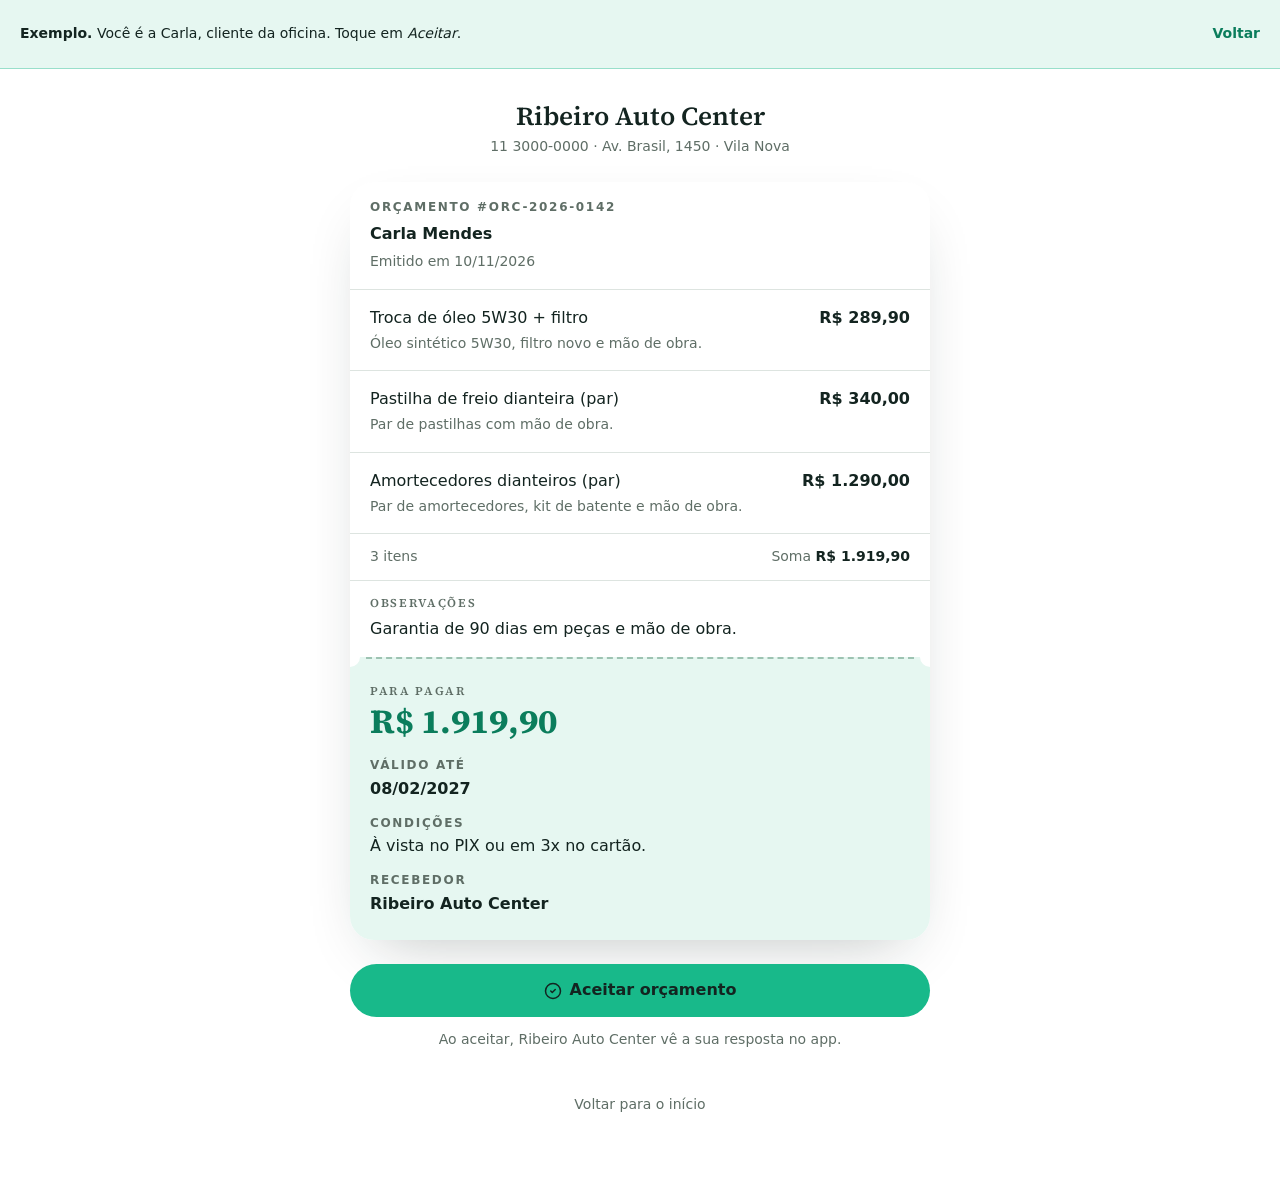
<file: exemplo-aceite.html>
<!DOCTYPE html>
<html lang="pt-BR">
<head>
<meta charset="UTF-8">
<meta name="viewport" content="width=device-width, initial-scale=1.0">
<title>Exemplo de orçamento recebido — Oravio</title>
<link rel="icon" href="/favicon.ico" sizes="48x48">
<link rel="icon" href="/favicon.svg" type="image/svg+xml">
<link rel="apple-touch-icon" href="/apple-touch-icon.png">
<meta name="color-scheme" content="light dark">
<meta name="theme-color" content="#ffffff" media="(prefers-color-scheme: light)">
<meta name="theme-color" content="#0b100e" media="(prefers-color-scheme: dark)">
<meta name="description" content="Veja o que o seu cliente recebe pelo WhatsApp e toque em Aceitar, como ele faria. Exemplo da oficina Ribeiro Auto Center, com dados fictícios.">
<!-- Exemplo, não é para buscador: a página real do cliente também não é indexada. -->
<meta name="robots" content="noindex">
<link rel="canonical" href="https://oravio.com.br/exemplo-aceite.html">
<link rel="preload" href="fonts/source-serif-4-latin.woff2" as="font" type="font/woff2" crossorigin>
<link rel="stylesheet" href="estilo.css">
<link rel="stylesheet" href="exemplo-aceite.css">
<!-- Medição de visitas (Umami, sem cookies). O ID não é segredo. Toques nos botões: medicao.js. -->
<script defer src="https://cloud.umami.is/script.js" data-website-id="9f0b3a62-4182-475e-bf6d-a09412da9a50" data-domains="oravio.com.br,www.oravio.com.br"></script>
</head>
<body class="ex-pagina">

<!-- A FAIXA DE AVISO: a única parte que não existe na página real do cliente. Diz o que é
     isto e some de vista quando a pessoa rola; a página embaixo é uma cópia da verdadeira
     (app: src/app/o/[token]/page.tsx), com dados fictícios. -->
<div class="ex-aviso">
  <p><strong>Exemplo.</strong> Você é a Carla, cliente da oficina. Toque em <em>Aceitar</em>.</p>
  <a href="index.html" class="ex-voltar">Voltar</a>
</div>

<main class="ex-main">
  <div class="ex-coluna">

    <header class="ex-quem">
      <h1>Ribeiro Auto Center</h1>
      <p>11 3000-0000 · Av. Brasil, 1450 · Vila Nova</p>
    </header>

    <article class="ex-cartao">
      <div class="ex-topo">
        <p class="ex-rotulo">Orçamento #ORC-2026-0142</p>
        <p class="ex-cliente">Carla Mendes</p>
        <p class="ex-apoio">Emitido em 10/11/2026</p>
      </div>

      <div class="ex-item">
        <div>
          <p class="ex-item-nome">Troca de óleo 5W30 + filtro</p>
          <p class="ex-apoio">Óleo sintético 5W30, filtro novo e mão de obra.</p>
        </div>
        <p class="ex-preco">R$&nbsp;289,90</p>
      </div>
      <div class="ex-item">
        <div>
          <p class="ex-item-nome">Pastilha de freio dianteira (par)</p>
          <p class="ex-apoio">Par de pastilhas com mão de obra.</p>
        </div>
        <p class="ex-preco">R$&nbsp;340,00</p>
      </div>
      <div class="ex-item">
        <div>
          <p class="ex-item-nome">Amortecedores dianteiros (par)</p>
          <p class="ex-apoio">Par de amortecedores, kit de batente e mão de obra.</p>
        </div>
        <p class="ex-preco">R$&nbsp;1.290,00</p>
      </div>

      <div class="ex-conta">
        <span>3 itens</span>
        <span>Soma <strong>R$&nbsp;1.919,90</strong></span>
      </div>

      <div class="ex-obs">
        <h2 class="ex-rotulo">Observações</h2>
        <p>Garantia de 90 dias em peças e mão de obra.</p>
      </div>

      <!-- O CANHOTO: o que é sobre pagar, no papel claro nos dois temas, como no app. -->
      <section class="ex-canhoto" aria-label="Para pagar">
        <span class="ex-luas" aria-hidden="true"></span>
        <h2 class="ex-rotulo">Para pagar</h2>
        <p class="ex-total">R$&nbsp;1.919,90</p>
        <dl>
          <div><dt>Válido até</dt><dd><strong>08/02/2027</strong></dd></div>
          <div><dt>Condições</dt><dd>À vista no PIX ou em 3x no cartão.</dd></div>
          <div><dt>Recebedor</dt><dd><strong>Ribeiro Auto Center</strong></dd></div>
        </dl>
        <!-- Sem chave PIX nem QR: a chave seria inventada e o banco diria "chave não
             encontrada". No exemplo, o foco é o Aceitar. -->
      </section>
    </article>

    <!-- A RESPOSTA: o botão vira a pergunta, e a pergunta vira o "aceito", como na página
         real (aceitar-orcamento.tsx). Nada é gravado: é só a tela, e some ao recarregar. -->
    <div class="ex-aceite" id="aceite" aria-live="polite">
      <div data-estado="pode">
        <button type="button" class="ex-aceitar" id="ex-aceitar" data-track="aceite-exemplo">
          <svg width="18" height="18" viewBox="0 0 24 24" fill="none" stroke="currentColor" stroke-width="2" stroke-linecap="round" stroke-linejoin="round" aria-hidden="true"><circle cx="12" cy="12" r="10"/><path d="m9 12 2 2 4-4"/></svg>
          Aceitar orçamento
        </button>
        <p class="ex-apoio ex-centro">Ao aceitar, Ribeiro Auto Center vê a sua resposta no app.</p>
      </div>

      <section class="ex-confirma" data-estado="confirmando" hidden>
        <p class="ex-item-nome">Aceitar o orçamento de R$&nbsp;1.919,90?</p>
        <p class="ex-apoio">Ribeiro Auto Center vai ver que você aceitou.</p>
        <label class="ex-campo">
          <span class="ex-rotulo">Seu nome</span>
          <input type="text" value="Carla Mendes" maxlength="80" autocomplete="off" aria-label="Seu nome">
        </label>
        <div class="ex-botoes">
          <button type="button" class="ex-voltar-botao" id="ex-voltar-pergunta">Voltar</button>
          <button type="button" class="ex-sim" id="ex-sim">Sim, aceitar</button>
        </div>
      </section>

      <section class="ex-aceito" data-estado="aceito" hidden>
        <svg width="20" height="20" viewBox="0 0 24 24" fill="none" stroke="currentColor" stroke-width="2" stroke-linecap="round" stroke-linejoin="round" aria-hidden="true"><circle cx="12" cy="12" r="10"/><path d="m9 12 2 2 4-4"/></svg>
        <div>
          <p class="ex-item-nome">Orçamento aceito</p>
          <p class="ex-apoio-tinta">Pronto. Ribeiro Auto Center já pode ver que você aceitou.</p>
        </div>
      </section>
    </div>

    <!-- O QUE ACONTECEU DO OUTRO LADO: aparece só depois do aceite. É a hora de maior
         vontade, então o convite fica aqui e não antes. -->
    <section class="ex-depois" id="depois" hidden>
      <h2>Do lado da oficina</h2>
      <p>O Paulo, dono da oficina, recebe o aviso na hora e o orçamento passa a constar como <strong>Aceito</strong> no app dele. Ninguém precisou mandar mensagem.</p>
      <p>É isso que o Oravio faz com cada orçamento que você enviar.</p>
      <a data-track="cta-signup" href="https://app.oravio.com.br/cadastro" class="btn btn-primary">Criar conta grátis</a>
      <p class="ex-apoio">Sem cartão. Dá para usar sem pagar nada.</p>
    </section>

    <p class="ex-rodape"><a href="index.html">Voltar para o início</a></p>
  </div>
</main>

<script src="exemplo-aceite.js" defer></script>
<script src="medicao.js" defer></script>
</body>
</html>
</file>
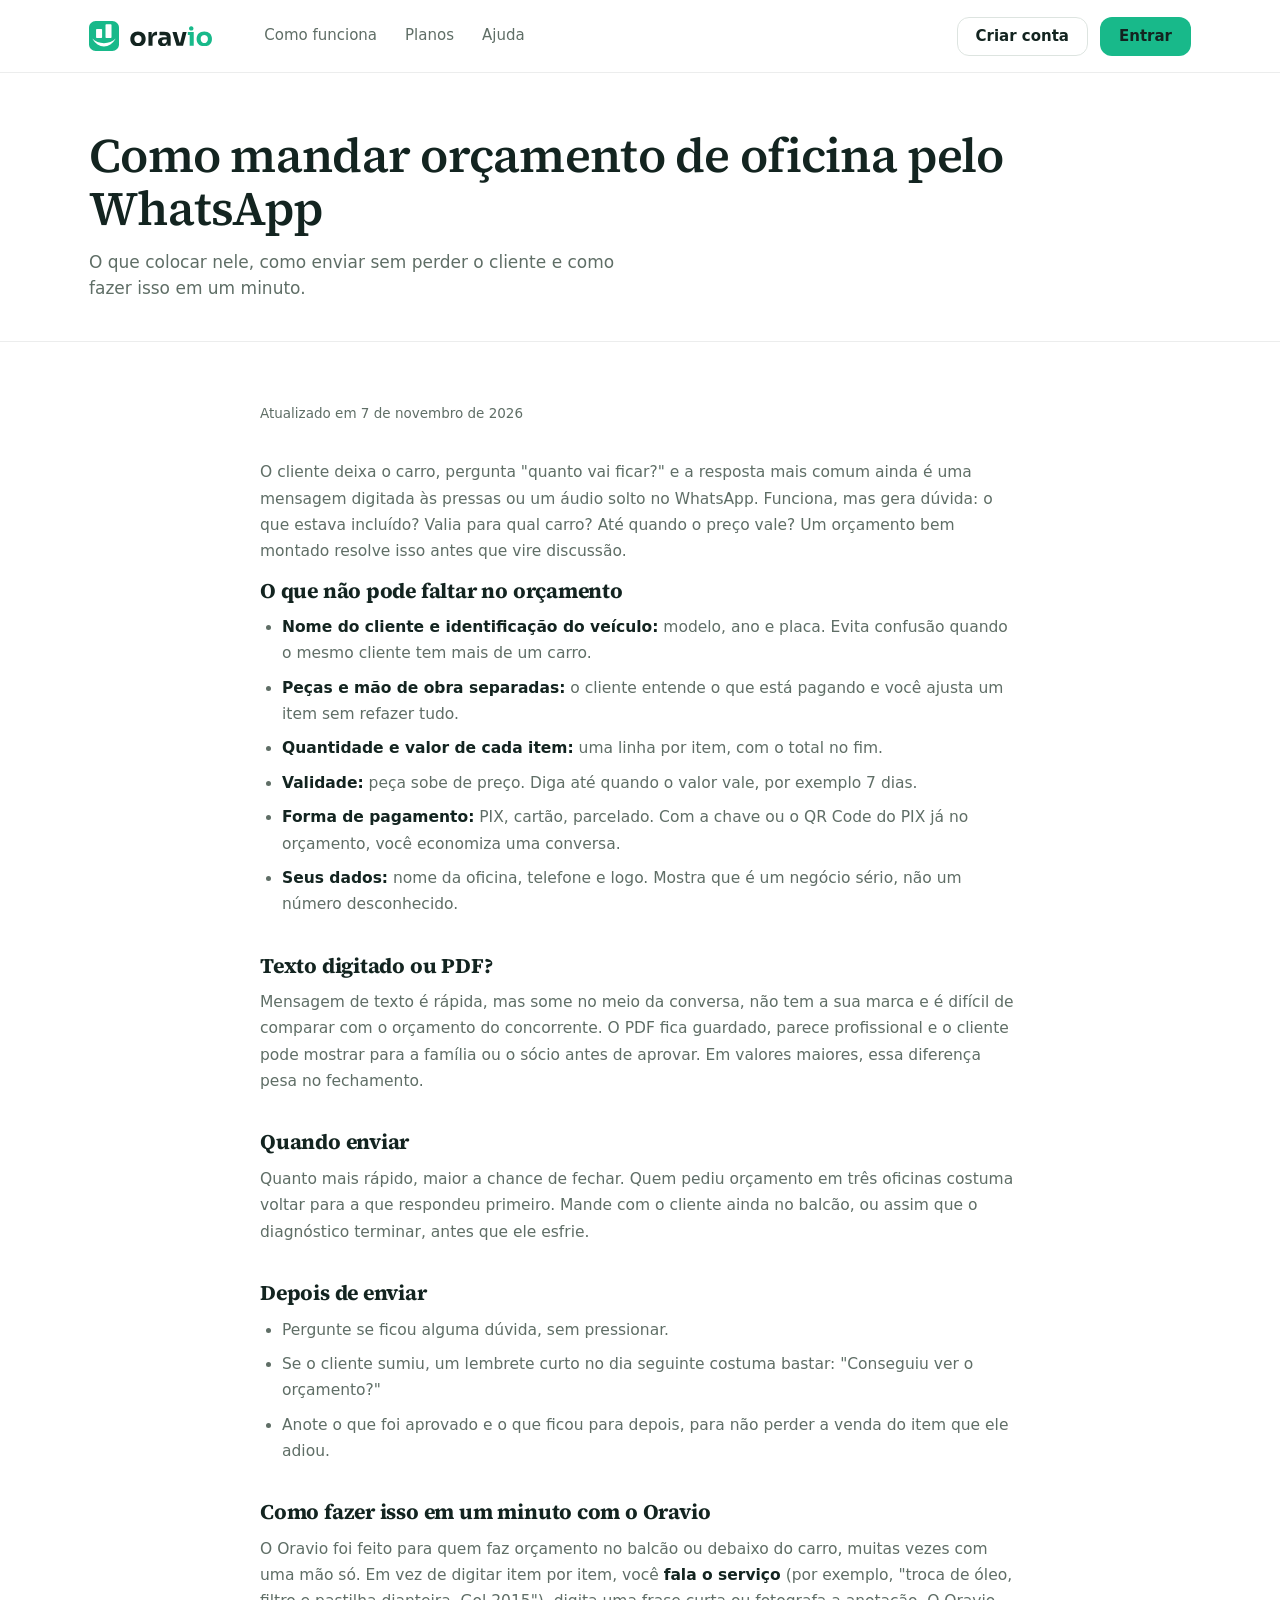
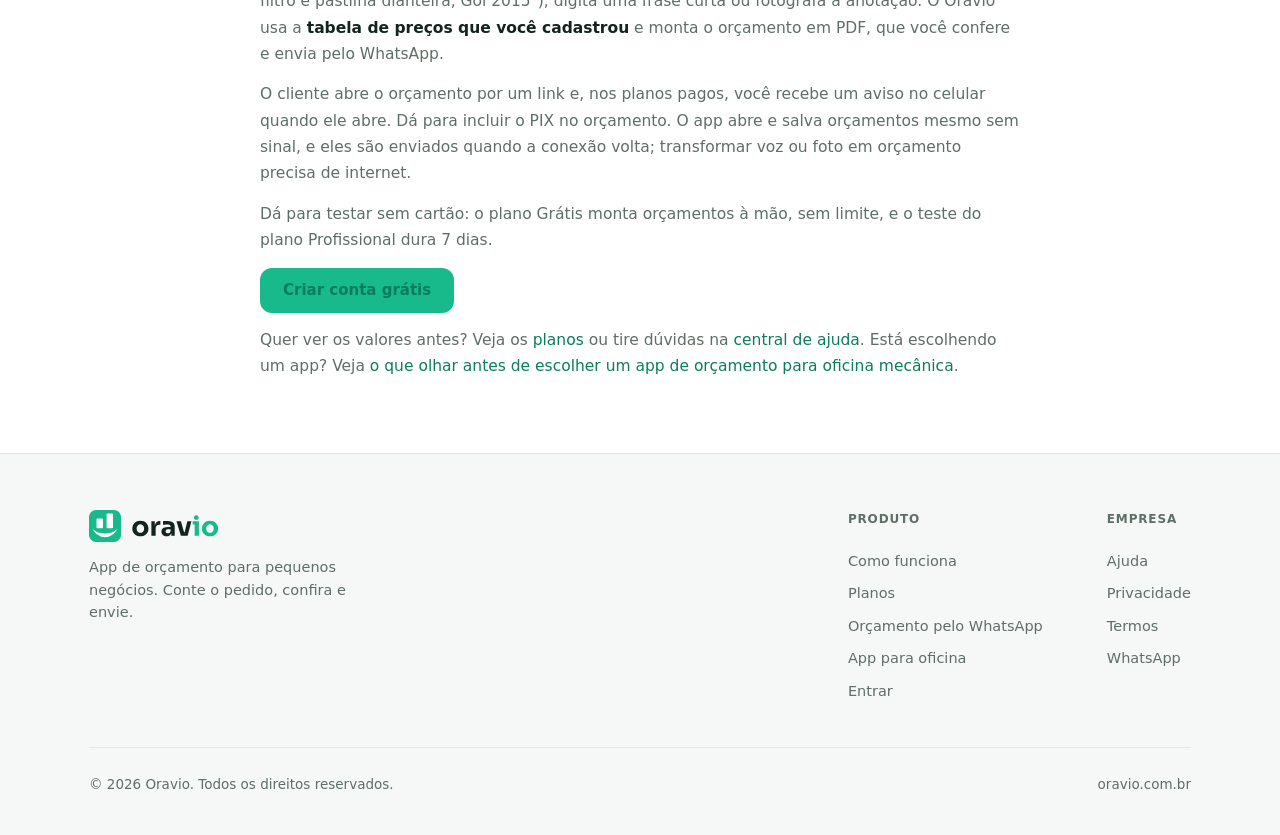
<file: orcamento-oficina-whatsapp.html>
<!DOCTYPE html>
<html lang="pt-BR">
<head>
<meta charset="UTF-8">
<meta name="viewport" content="width=device-width, initial-scale=1.0">
<title>Como mandar orçamento de oficina pelo WhatsApp — Oravio</title>
<link rel="icon" href="/favicon.ico" sizes="48x48">
<link rel="icon" href="/favicon.svg" type="image/svg+xml">
<link rel="apple-touch-icon" href="/apple-touch-icon.png">
<meta name="color-scheme" content="light dark">
<meta name="theme-color" content="#ffffff" media="(prefers-color-scheme: light)">
<meta name="theme-color" content="#0b100e" media="(prefers-color-scheme: dark)">
<meta name="description" content="O que colocar no orçamento da oficina, como mandar pelo WhatsApp sem perder o cliente e como fazer isso em um minuto, com uma mão só.">
<meta property="og:title" content="Como mandar orçamento de oficina pelo WhatsApp — Oravio">
<meta property="og:description" content="O que colocar no orçamento da oficina, como mandar pelo WhatsApp sem perder o cliente e como fazer isso em um minuto, com uma mão só.">
<meta property="og:url" content="https://oravio.com.br/orcamento-oficina-whatsapp.html">
<meta property="og:type" content="article">
<meta property="og:locale" content="pt_BR">
<meta property="og:site_name" content="Oravio">
<meta property="og:image" content="https://oravio.com.br/og-oravio.jpg?v=5">
<meta property="og:image:type" content="image/jpeg">
<meta property="og:image:width" content="1200">
<meta property="og:image:height" content="630">
<meta property="og:image:alt" content="Oravio: seu orçamento pronto antes do cliente ir embora. Ao lado, o app no celular e no notebook">
<meta name="twitter:card" content="summary_large_image">
<link rel="canonical" href="https://oravio.com.br/orcamento-oficina-whatsapp.html">
<link rel="preload" href="fonts/source-serif-4-latin.woff2" as="font" type="font/woff2" crossorigin>
<link rel="stylesheet" href="estilo.css">
<!-- Medição de visitas (Umami, sem cookies). O ID não é segredo. Toques nos botões: medicao.js. -->
<script defer src="https://cloud.umami.is/script.js" data-website-id="9f0b3a62-4182-475e-bf6d-a09412da9a50" data-domains="oravio.com.br,www.oravio.com.br"></script>
<script type="application/ld+json">{"@context":"https://schema.org","@type":"Article","headline":"Como mandar orçamento de oficina pelo WhatsApp","datePublished":"2026-11-07","dateModified":"2026-11-07","inLanguage":"pt-BR","mainEntityOfPage":"https://oravio.com.br/orcamento-oficina-whatsapp.html","author":{"@type":"Organization","name":"Oravio","url":"https://oravio.com.br/"},"publisher":{"@type":"Organization","name":"Oravio","url":"https://oravio.com.br/"}}</script>
</head>
<body>
<header class="nav">
  <div class="wrap nav-inner">
    <a href="index.html" class="brand" aria-label="Oravio"><svg width="30" height="30" viewBox="0 0 512 512" aria-hidden="true"><path d="M 115.2 0 L 396.8 0 C 460.5056 0 512 51.4944 512 115.2 L 512 396.8 C 512 460.5056 460.5056 512 396.8 512 L 115.2 512 C 51.4944 512 0 460.5056 0 396.8 L 0 115.2 C 0 51.4944 51.4944 0 115.2 0 Z" fill="#18b98a"></path><rect x="120.7" y="137.2" width="102.6" height="153.6" rx="12" fill="#ffffff"></rect><rect x="281.8" y="54.5" width="102.6" height="236.2" rx="12" fill="#ffffff"></rect><path d="M56 299 C156 480 356 480 456 299 C356 404 156 404 56 299 Z" fill="#ffffff"></path></svg> <svg viewBox="76 464 250.181 62.823" width="82.27" height="20.66" fill="none" aria-hidden="true"><path d="M100.233 480.592C103.887 480.592 107.129 481.184 109.959 482.367C112.841 483.499 115.285 485.068 117.292 487.075C119.299 489.082 120.842 491.424 121.923 494.1C123.003 496.724 123.544 499.503 123.544 502.436V504.211C123.544 507.093 123.029 509.846 122 512.471C120.971 515.043 119.453 517.333 117.446 519.34C115.491 521.347 113.072 522.942 110.19 524.126C107.309 525.258 103.99 525.823 100.233 525.823C96.5285 525.823 93.2351 525.258 90.3535 524.126C87.4719 522.942 85.0274 521.347 83.0205 519.34C81.0653 517.333 79.5731 515.043 78.5439 512.471C77.5148 509.846 77 507.093 77 504.211V502.436C77 499.503 77.5148 496.724 78.5439 494.1C79.6246 491.424 81.168 489.082 83.1748 487.075C85.2331 485.068 87.7034 483.499 90.585 482.367C93.4666 481.184 96.6828 480.592 100.233 480.592ZM100.233 491.012C97.9693 491.012 96.0138 491.552 94.3672 492.633C92.7205 493.713 91.4598 495.181 90.585 497.033C89.7617 498.834 89.3496 500.944 89.3496 503.362C89.3496 505.626 89.7617 507.685 90.585 509.537C91.4083 511.39 92.6434 512.83 94.29 513.859C95.9367 514.889 97.9178 515.403 100.233 515.403C102.652 515.403 104.659 514.889 106.254 513.859C107.849 512.83 109.059 511.39 109.882 509.537C110.757 507.685 111.194 505.626 111.194 503.362C111.194 500.944 110.757 498.834 109.882 497.033C109.007 495.181 107.746 493.713 106.1 492.633C104.504 491.552 102.549 491.012 100.233 491.012Z" fill="currentColor" fill-rule="evenodd" clip-rule="evenodd"></path><path d="M179.71 481.363C184.032 481.363 187.661 481.981 190.594 483.216C193.578 484.451 195.842 486.329 197.386 488.851C198.929 491.321 199.701 494.511 199.701 498.422V524.357H189.898V516.205C189.554 517.292 189.117 518.285 188.586 519.186C187.454 521.192 185.859 522.736 183.801 523.816C181.794 524.897 179.324 525.438 176.391 525.438C173.355 525.437 170.679 524.897 168.363 523.816C166.099 522.736 164.324 521.192 163.037 519.186C161.751 517.127 161.107 514.683 161.107 511.853C161.107 508.765 161.906 506.243 163.501 504.288C165.096 502.281 167.334 500.815 170.216 499.889C173.097 498.911 176.416 498.422 180.173 498.422H187.814V498.268C187.814 496.106 187.3 494.486 186.271 493.405C185.241 492.325 183.595 491.784 181.331 491.784C180.199 491.784 178.706 491.81 176.854 491.861C175.001 491.913 173.097 491.99 171.142 492.093C169.186 492.196 167.411 492.298 165.816 492.401V481.981C167 481.879 168.389 481.776 169.984 481.673C171.579 481.57 173.226 481.492 174.924 481.44C176.622 481.389 178.218 481.363 179.71 481.363ZM180.096 505.292C177.934 505.292 176.262 505.832 175.078 506.913C173.946 507.942 173.381 509.357 173.381 511.158C173.381 512.856 173.946 514.246 175.078 515.326C176.262 516.355 177.934 516.87 180.096 516.87C181.485 516.87 182.72 516.638 183.801 516.175C184.933 515.66 185.859 514.811 186.579 513.628C187.299 512.444 187.712 510.798 187.814 508.688V505.292H180.096Z" fill="currentColor" fill-rule="evenodd" clip-rule="evenodd"></path><path d="M158.252 492.17H155.165C151.769 492.17 149.144 493.096 147.292 494.948C145.439 496.749 144.513 499.375 144.513 502.822V524.357H132.163V482.059H141.966V496.02C142.435 492.034 143.619 488.821 145.517 486.381C148.09 483.139 151.795 481.519 156.632 481.519H158.252V492.17Z" fill="currentColor"></path><path d="M226.687 514.091H228.513L236.287 482.059H248.174L237.213 524.357H217.607L204.949 482.059H217.685L226.687 514.091Z" fill="currentColor"></path><path d="M301.87 480.592C305.524 480.592 308.766 481.184 311.596 482.367C314.477 483.499 316.922 485.068 318.929 487.075C320.936 489.082 322.479 491.424 323.56 494.1C324.64 496.724 325.181 499.503 325.181 502.436V504.211C325.181 507.093 324.666 509.846 323.637 512.471C322.608 515.043 321.09 517.333 319.083 519.34C317.128 521.347 314.709 522.942 311.827 524.126C308.946 525.258 305.626 525.823 301.87 525.823C298.165 525.823 294.872 525.258 291.99 524.126C289.109 522.942 286.664 521.347 284.657 519.34C282.702 517.333 281.21 515.043 280.181 512.471C279.151 509.846 278.637 507.093 278.637 504.211V502.436C278.637 499.503 279.152 496.724 280.181 494.1C281.261 491.424 282.805 489.082 284.812 487.075C286.87 485.068 289.34 483.499 292.222 482.367C295.103 481.184 298.32 480.592 301.87 480.592ZM296.004 492.633C297.651 491.552 299.606 491.012 301.87 491.012C304.186 491.012 306.141 491.552 307.736 492.633C309.383 493.713 310.644 495.181 311.519 497.033C312.393 498.834 312.831 500.944 312.831 503.362C312.831 505.626 312.393 507.685 311.519 509.537C310.695 511.39 309.486 512.83 307.891 513.859C306.295 514.888 304.289 515.403 301.87 515.403C299.555 515.403 297.573 514.889 295.927 513.859C294.28 512.83 293.045 511.39 292.222 509.537C291.398 507.685 290.987 505.626 290.987 503.362C290.987 500.944 291.398 498.834 292.222 497.033C293.096 495.181 294.357 493.713 296.004 492.633Z" fill="#18b98a" fill-rule="evenodd" clip-rule="evenodd"></path><path d="M269.839 524.357H257.489V491.167H251.854V482.059H269.839V524.357Z" fill="#18b98a"></path><path d="M262.274 465C264.59 465 266.289 465.618 267.369 466.853C268.501 468.036 269.067 469.58 269.067 471.483C269.067 473.336 268.501 474.88 267.369 476.115C266.289 477.299 264.59 477.891 262.274 477.891C259.959 477.891 258.235 477.299 257.103 476.115C256.022 474.88 255.481 473.336 255.481 471.483C255.482 469.58 256.022 468.036 257.103 466.853C258.235 465.618 259.959 465 262.274 465Z" fill="#18b98a"></path></svg></a>
    <nav class="nav-links" aria-label="Principal">
      <a href="index.html#passos">Como funciona</a>
      <a href="planos.html">Planos</a>
      <a href="ajuda.html">Ajuda</a>
    </nav>
    <div class="nav-cta">
      <a data-track="cta-signup" href="https://app.oravio.com.br/cadastro" class="btn btn-ghost nav-criar">Criar conta</a>
      <a href="https://app.oravio.com.br" class="btn btn-primary">Entrar</a>
      <button class="hamburger" id="ham" aria-label="Abrir menu"><span></span><span></span><span></span></button>
    </div>
  </div>
  <!-- Mesmo menu da página principal. O "Criar conta" fica no fim dele porque aqui,
       diferente da principal, não há botão de cadastro no meio da página. -->
  <div class="mobile-menu" id="mob">
    <a href="index.html#passos">Como funciona</a>
    <a href="planos.html">Planos</a>
    <a href="ajuda.html">Ajuda</a>
    <a href="https://app.oravio.com.br/privacidade">Privacidade</a>
    <a href="https://app.oravio.com.br/termos">Termos</a>
    <a data-track="cta-signup" href="https://app.oravio.com.br/cadastro" class="btn btn-primary">Criar conta</a>
  </div>
</header>
<section class="page-top">
  <div class="wrap">
    <h1>Como mandar orçamento de oficina pelo WhatsApp</h1>
    <p>O que colocar nele, como enviar sem perder o cliente e como fazer isso em um minuto.</p>
  </div>
</section>
<main class="wrap">
  <article class="doc">
    <p class="updated">Atualizado em 7 de novembro de 2026</p>

    <p>O cliente deixa o carro, pergunta "quanto vai ficar?" e a resposta mais comum ainda é uma mensagem digitada às pressas ou um áudio solto no WhatsApp. Funciona, mas gera dúvida: o que estava incluído? Valia para qual carro? Até quando o preço vale? Um orçamento bem montado resolve isso antes que vire discussão.</p>

    <h2>O que não pode faltar no orçamento</h2>
    <ul>
      <li><strong>Nome do cliente e identificação do veículo:</strong> modelo, ano e placa. Evita confusão quando o mesmo cliente tem mais de um carro.</li>
      <li><strong>Peças e mão de obra separadas:</strong> o cliente entende o que está pagando e você ajusta um item sem refazer tudo.</li>
      <li><strong>Quantidade e valor de cada item:</strong> uma linha por item, com o total no fim.</li>
      <li><strong>Validade:</strong> peça sobe de preço. Diga até quando o valor vale, por exemplo 7 dias.</li>
      <li><strong>Forma de pagamento:</strong> PIX, cartão, parcelado. Com a chave ou o QR Code do PIX já no orçamento, você economiza uma conversa.</li>
      <li><strong>Seus dados:</strong> nome da oficina, telefone e logo. Mostra que é um negócio sério, não um número desconhecido.</li>
    </ul>

    <h2>Texto digitado ou PDF?</h2>
    <p>Mensagem de texto é rápida, mas some no meio da conversa, não tem a sua marca e é difícil de comparar com o orçamento do concorrente. O PDF fica guardado, parece profissional e o cliente pode mostrar para a família ou o sócio antes de aprovar. Em valores maiores, essa diferença pesa no fechamento.</p>

    <h2>Quando enviar</h2>
    <p>Quanto mais rápido, maior a chance de fechar. Quem pediu orçamento em três oficinas costuma voltar para a que respondeu primeiro. Mande com o cliente ainda no balcão, ou assim que o diagnóstico terminar, antes que ele esfrie.</p>

    <h2>Depois de enviar</h2>
    <ul>
      <li>Pergunte se ficou alguma dúvida, sem pressionar.</li>
      <li>Se o cliente sumiu, um lembrete curto no dia seguinte costuma bastar: "Conseguiu ver o orçamento?"</li>
      <li>Anote o que foi aprovado e o que ficou para depois, para não perder a venda do item que ele adiou.</li>
    </ul>

    <h2>Como fazer isso em um minuto com o Oravio</h2>
    <p>O Oravio foi feito para quem faz orçamento no balcão ou debaixo do carro, muitas vezes com uma mão só. Em vez de digitar item por item, você <strong>fala o serviço</strong> (por exemplo, "troca de óleo, filtro e pastilha dianteira, Gol 2015"), digita uma frase curta ou fotografa a anotação. O Oravio usa a <strong>tabela de preços que você cadastrou</strong> e monta o orçamento em PDF, que você confere e envia pelo WhatsApp.</p>
    <p>O cliente abre o orçamento por um link e, nos planos pagos, você recebe um aviso no celular quando ele abre. Dá para incluir o PIX no orçamento. O app abre e salva orçamentos mesmo sem sinal, e eles são enviados quando a conexão volta; transformar voz ou foto em orçamento precisa de internet.</p>
    <p>Dá para testar sem cartão: o plano Grátis monta orçamentos à mão, sem limite, e o teste do plano Profissional dura 7 dias.</p>
    <p><a class="btn btn-primary" data-track="cta-signup" href="https://app.oravio.com.br/cadastro">Criar conta grátis</a></p>
    <p>Quer ver os valores antes? Veja os <a href="planos.html">planos</a> ou tire dúvidas na <a href="ajuda.html">central de ajuda</a>. Está escolhendo um app? Veja <a href="app-orcamento-oficina-mecanica.html">o que olhar antes de escolher um app de orçamento para oficina mecânica</a>.</p>
  </article>
</main>
<footer>
  <div class="wrap">
    <div class="foot-grid">
      <div class="foot-brand">
        <a href="index.html" class="brand"><svg width="32" height="32" viewBox="0 0 512 512" aria-hidden="true"><path d="M 115.2 0 L 396.8 0 C 460.5056 0 512 51.4944 512 115.2 L 512 396.8 C 512 460.5056 460.5056 512 396.8 512 L 115.2 512 C 51.4944 512 0 460.5056 0 396.8 L 0 115.2 C 0 51.4944 51.4944 0 115.2 0 Z" fill="#18b98a"></path><rect x="120.7" y="137.2" width="102.6" height="153.6" rx="12" fill="#ffffff"></rect><rect x="281.8" y="54.5" width="102.6" height="236.2" rx="12" fill="#ffffff"></rect><path d="M56 299 C156 480 356 480 456 299 C356 404 156 404 56 299 Z" fill="#ffffff"></path></svg> <svg viewBox="76 464 250.181 62.823" width="86.38" height="21.69" fill="none" aria-hidden="true"><path d="M100.233 480.592C103.887 480.592 107.129 481.184 109.959 482.367C112.841 483.499 115.285 485.068 117.292 487.075C119.299 489.082 120.842 491.424 121.923 494.1C123.003 496.724 123.544 499.503 123.544 502.436V504.211C123.544 507.093 123.029 509.846 122 512.471C120.971 515.043 119.453 517.333 117.446 519.34C115.491 521.347 113.072 522.942 110.19 524.126C107.309 525.258 103.99 525.823 100.233 525.823C96.5285 525.823 93.2351 525.258 90.3535 524.126C87.4719 522.942 85.0274 521.347 83.0205 519.34C81.0653 517.333 79.5731 515.043 78.5439 512.471C77.5148 509.846 77 507.093 77 504.211V502.436C77 499.503 77.5148 496.724 78.5439 494.1C79.6246 491.424 81.168 489.082 83.1748 487.075C85.2331 485.068 87.7034 483.499 90.585 482.367C93.4666 481.184 96.6828 480.592 100.233 480.592ZM100.233 491.012C97.9693 491.012 96.0138 491.552 94.3672 492.633C92.7205 493.713 91.4598 495.181 90.585 497.033C89.7617 498.834 89.3496 500.944 89.3496 503.362C89.3496 505.626 89.7617 507.685 90.585 509.537C91.4083 511.39 92.6434 512.83 94.29 513.859C95.9367 514.889 97.9178 515.403 100.233 515.403C102.652 515.403 104.659 514.889 106.254 513.859C107.849 512.83 109.059 511.39 109.882 509.537C110.757 507.685 111.194 505.626 111.194 503.362C111.194 500.944 110.757 498.834 109.882 497.033C109.007 495.181 107.746 493.713 106.1 492.633C104.504 491.552 102.549 491.012 100.233 491.012Z" fill="currentColor" fill-rule="evenodd" clip-rule="evenodd"></path><path d="M179.71 481.363C184.032 481.363 187.661 481.981 190.594 483.216C193.578 484.451 195.842 486.329 197.386 488.851C198.929 491.321 199.701 494.511 199.701 498.422V524.357H189.898V516.205C189.554 517.292 189.117 518.285 188.586 519.186C187.454 521.192 185.859 522.736 183.801 523.816C181.794 524.897 179.324 525.438 176.391 525.438C173.355 525.437 170.679 524.897 168.363 523.816C166.099 522.736 164.324 521.192 163.037 519.186C161.751 517.127 161.107 514.683 161.107 511.853C161.107 508.765 161.906 506.243 163.501 504.288C165.096 502.281 167.334 500.815 170.216 499.889C173.097 498.911 176.416 498.422 180.173 498.422H187.814V498.268C187.814 496.106 187.3 494.486 186.271 493.405C185.241 492.325 183.595 491.784 181.331 491.784C180.199 491.784 178.706 491.81 176.854 491.861C175.001 491.913 173.097 491.99 171.142 492.093C169.186 492.196 167.411 492.298 165.816 492.401V481.981C167 481.879 168.389 481.776 169.984 481.673C171.579 481.57 173.226 481.492 174.924 481.44C176.622 481.389 178.218 481.363 179.71 481.363ZM180.096 505.292C177.934 505.292 176.262 505.832 175.078 506.913C173.946 507.942 173.381 509.357 173.381 511.158C173.381 512.856 173.946 514.246 175.078 515.326C176.262 516.355 177.934 516.87 180.096 516.87C181.485 516.87 182.72 516.638 183.801 516.175C184.933 515.66 185.859 514.811 186.579 513.628C187.299 512.444 187.712 510.798 187.814 508.688V505.292H180.096Z" fill="currentColor" fill-rule="evenodd" clip-rule="evenodd"></path><path d="M158.252 492.17H155.165C151.769 492.17 149.144 493.096 147.292 494.948C145.439 496.749 144.513 499.375 144.513 502.822V524.357H132.163V482.059H141.966V496.02C142.435 492.034 143.619 488.821 145.517 486.381C148.09 483.139 151.795 481.519 156.632 481.519H158.252V492.17Z" fill="currentColor"></path><path d="M226.687 514.091H228.513L236.287 482.059H248.174L237.213 524.357H217.607L204.949 482.059H217.685L226.687 514.091Z" fill="currentColor"></path><path d="M301.87 480.592C305.524 480.592 308.766 481.184 311.596 482.367C314.477 483.499 316.922 485.068 318.929 487.075C320.936 489.082 322.479 491.424 323.56 494.1C324.64 496.724 325.181 499.503 325.181 502.436V504.211C325.181 507.093 324.666 509.846 323.637 512.471C322.608 515.043 321.09 517.333 319.083 519.34C317.128 521.347 314.709 522.942 311.827 524.126C308.946 525.258 305.626 525.823 301.87 525.823C298.165 525.823 294.872 525.258 291.99 524.126C289.109 522.942 286.664 521.347 284.657 519.34C282.702 517.333 281.21 515.043 280.181 512.471C279.151 509.846 278.637 507.093 278.637 504.211V502.436C278.637 499.503 279.152 496.724 280.181 494.1C281.261 491.424 282.805 489.082 284.812 487.075C286.87 485.068 289.34 483.499 292.222 482.367C295.103 481.184 298.32 480.592 301.87 480.592ZM296.004 492.633C297.651 491.552 299.606 491.012 301.87 491.012C304.186 491.012 306.141 491.552 307.736 492.633C309.383 493.713 310.644 495.181 311.519 497.033C312.393 498.834 312.831 500.944 312.831 503.362C312.831 505.626 312.393 507.685 311.519 509.537C310.695 511.39 309.486 512.83 307.891 513.859C306.295 514.888 304.289 515.403 301.87 515.403C299.555 515.403 297.573 514.889 295.927 513.859C294.28 512.83 293.045 511.39 292.222 509.537C291.398 507.685 290.987 505.626 290.987 503.362C290.987 500.944 291.398 498.834 292.222 497.033C293.096 495.181 294.357 493.713 296.004 492.633Z" fill="#18b98a" fill-rule="evenodd" clip-rule="evenodd"></path><path d="M269.839 524.357H257.489V491.167H251.854V482.059H269.839V524.357Z" fill="#18b98a"></path><path d="M262.274 465C264.59 465 266.289 465.618 267.369 466.853C268.501 468.036 269.067 469.58 269.067 471.483C269.067 473.336 268.501 474.88 267.369 476.115C266.289 477.299 264.59 477.891 262.274 477.891C259.959 477.891 258.235 477.299 257.103 476.115C256.022 474.88 255.481 473.336 255.481 471.483C255.482 469.58 256.022 468.036 257.103 466.853C258.235 465.618 259.959 465 262.274 465Z" fill="#18b98a"></path></svg></a>
        <p>App de orçamento para pequenos negócios. Conte o pedido, confira e envie.</p>
      </div>
      <div class="foot-cols">
        <div class="foot-col">
          <h4>Produto</h4>
          <a href="index.html#passos">Como funciona</a>
          <a href="planos.html">Planos</a>
          <a href="orcamento-oficina-whatsapp.html">Orçamento pelo WhatsApp</a>
          <a href="app-orcamento-oficina-mecanica.html">App para oficina</a>
          <a href="https://app.oravio.com.br">Entrar</a>
        </div>
        <div class="foot-col">
          <h4>Empresa</h4>
          <a href="ajuda.html">Ajuda</a>
          <a href="https://app.oravio.com.br/privacidade">Privacidade</a>
          <a href="https://app.oravio.com.br/termos">Termos</a>
          <a href="#" data-cookies-abrir hidden>Cookies</a>
          <a data-track="whatsapp" href="https://wa.me/558688197951?text=Oi%21%20Tenho%20uma%20d%C3%BAvida%20sobre%20o%20Oravio.">WhatsApp</a>
        </div>
      </div>
    </div>
    <div class="foot-bottom">
      <span>© 2026 Oravio. Todos os direitos reservados.</span>
      <span>oravio.com.br</span>
    </div>
  </div>
</footer>
<script>
  /* O menu do topo. Sem este script o botão aparecia, mas tocar nele não
     fazia nada — estas páginas não tinham script nenhum. */
  var ham=document.getElementById('ham'), mob=document.getElementById('mob');
  ham.addEventListener('click',function(){ham.classList.toggle('open');mob.classList.toggle('show');});
  mob.querySelectorAll('a').forEach(function(a){a.addEventListener('click',function(){ham.classList.remove('open');mob.classList.remove('show');});});
</script>
<script src="suporte.js" defer></script>
<script src="origem.js" data-origem-padrao="artigo" defer></script>
<script src="medicao.js" defer></script>
<script src="rastreio.js" defer></script>
</body>
</html>
</file>
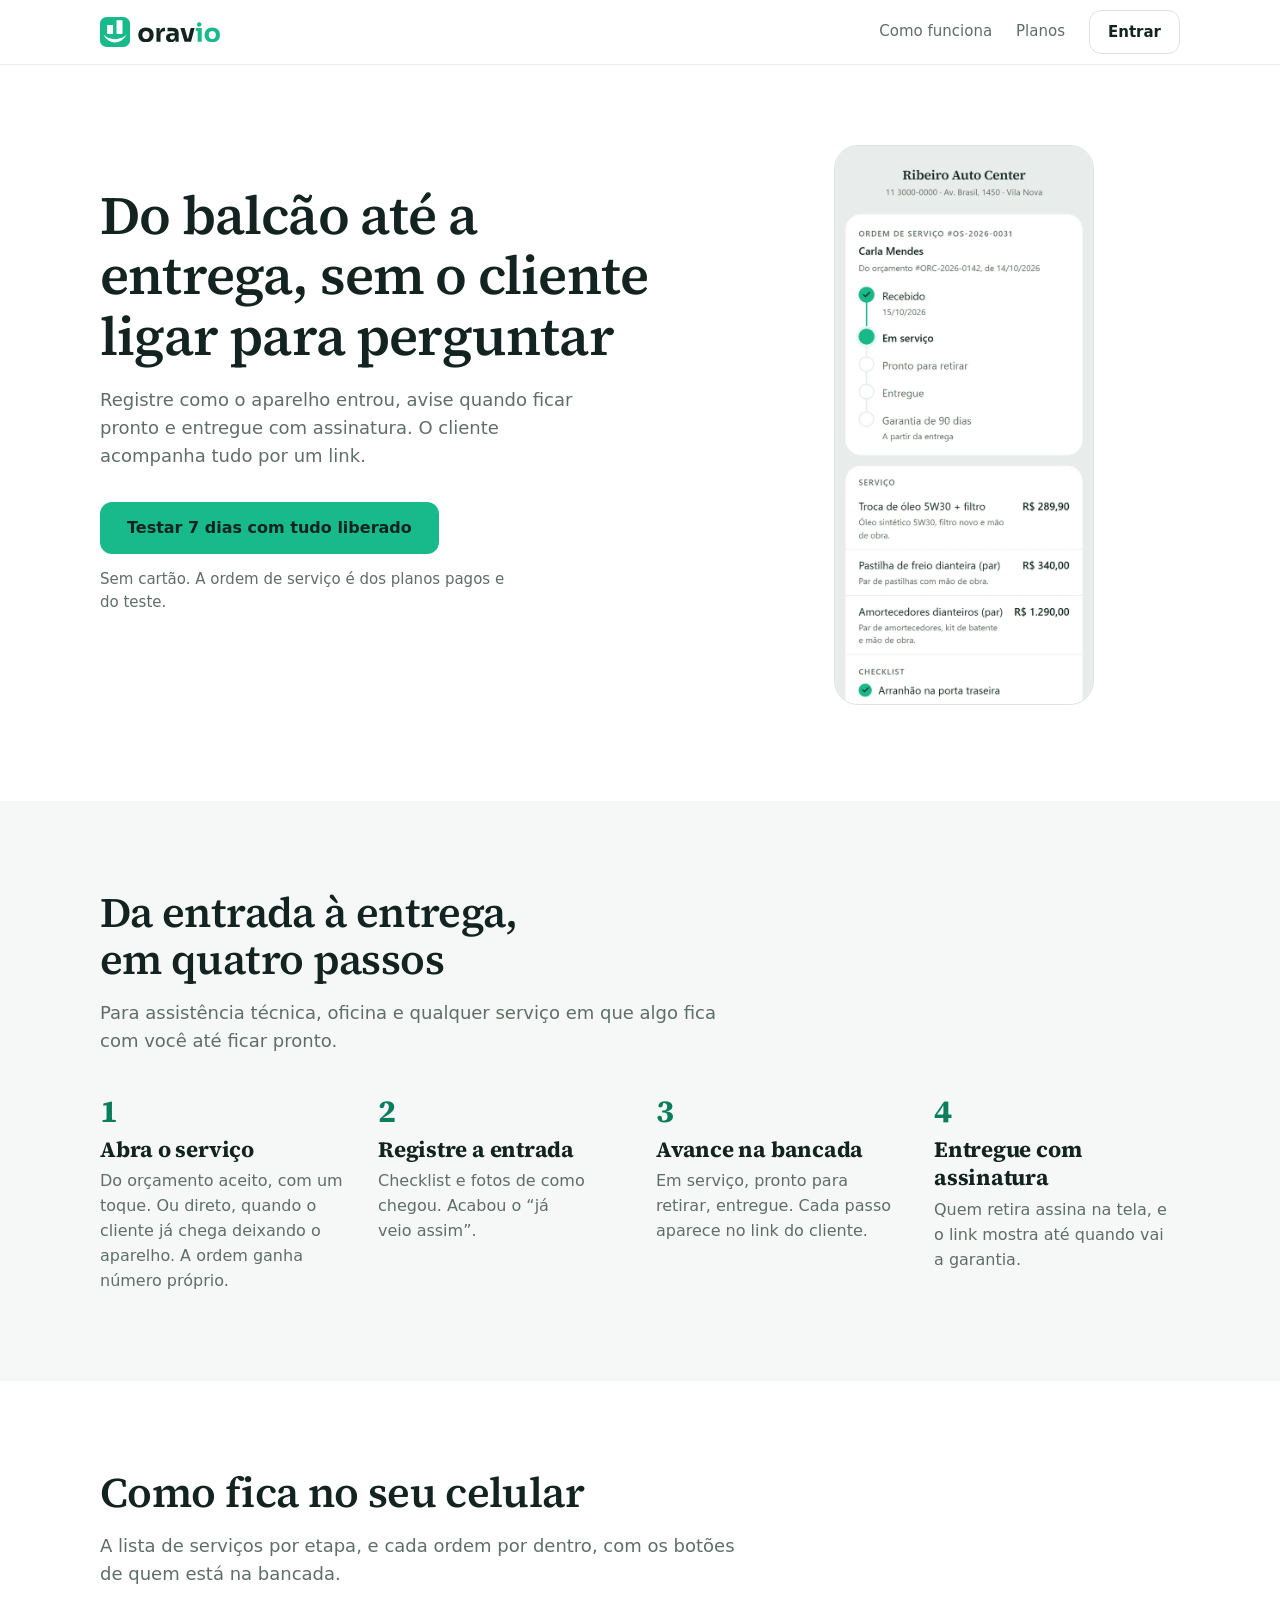
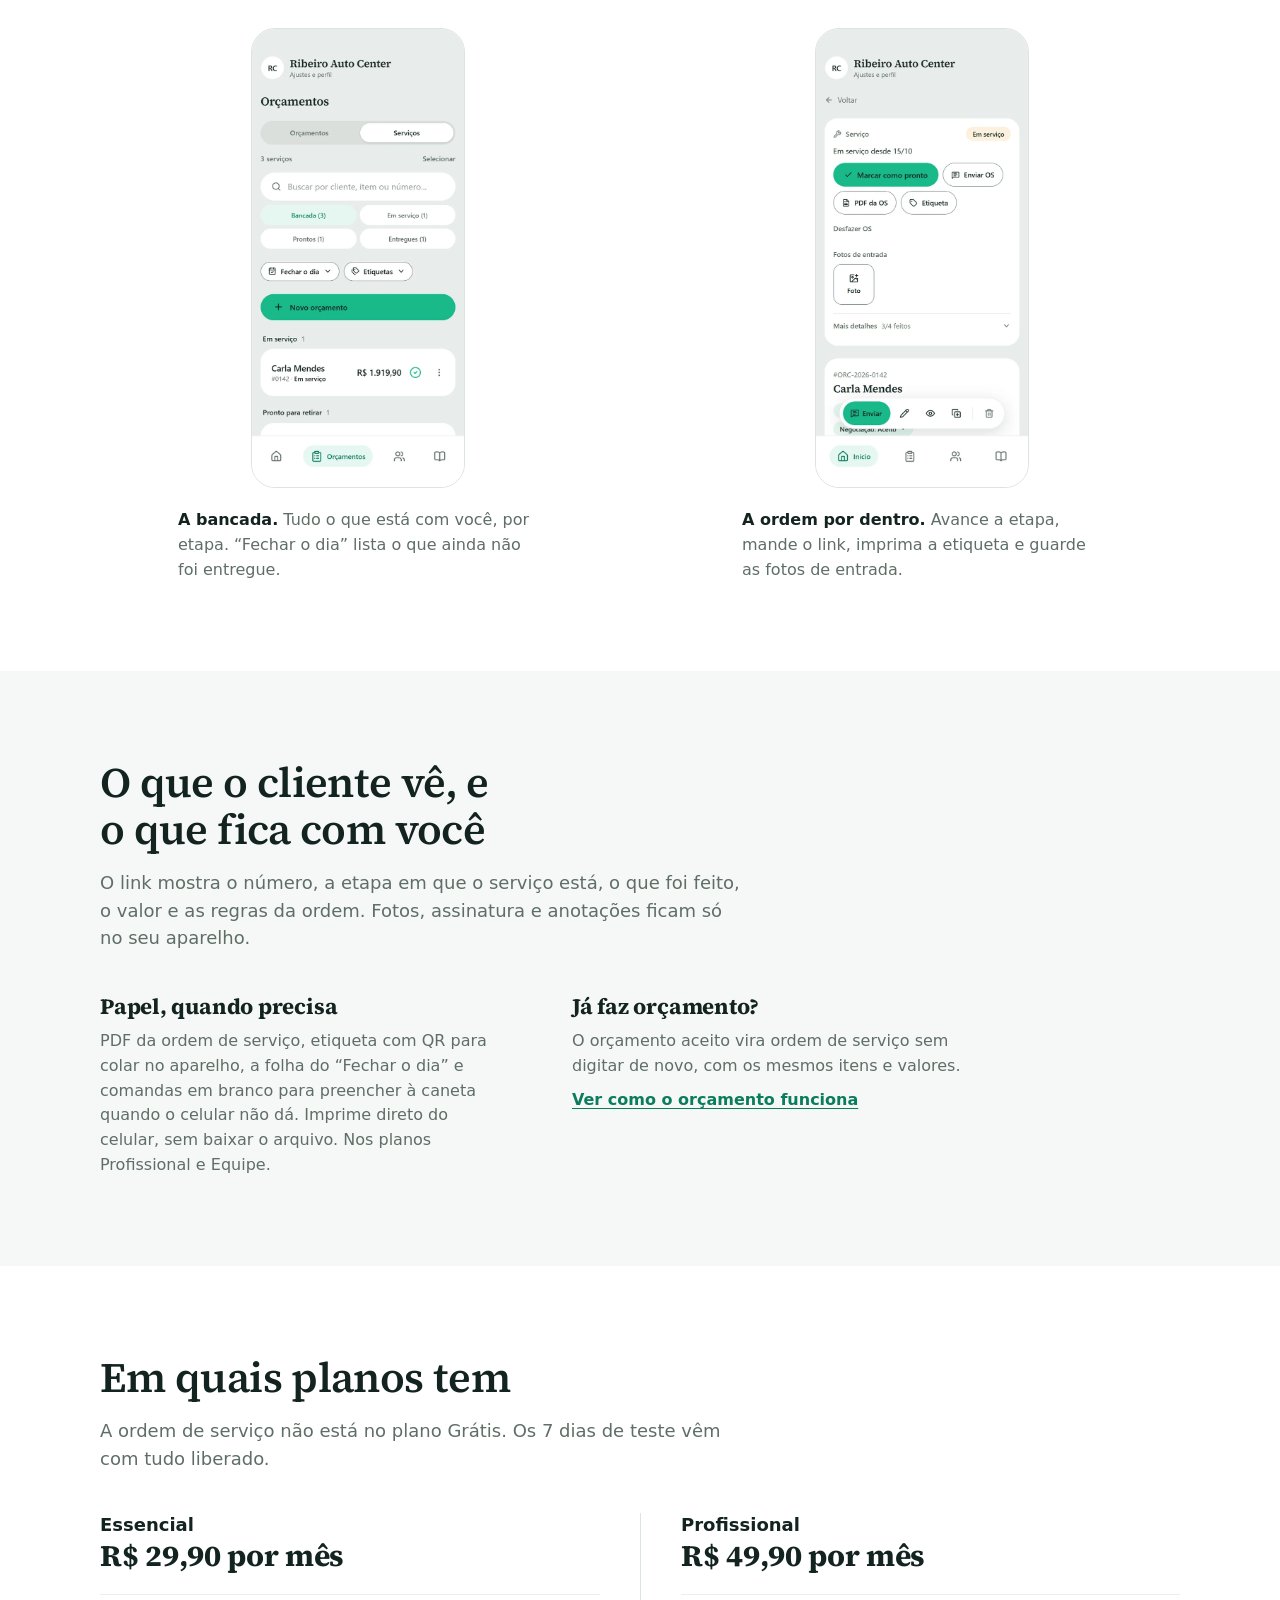
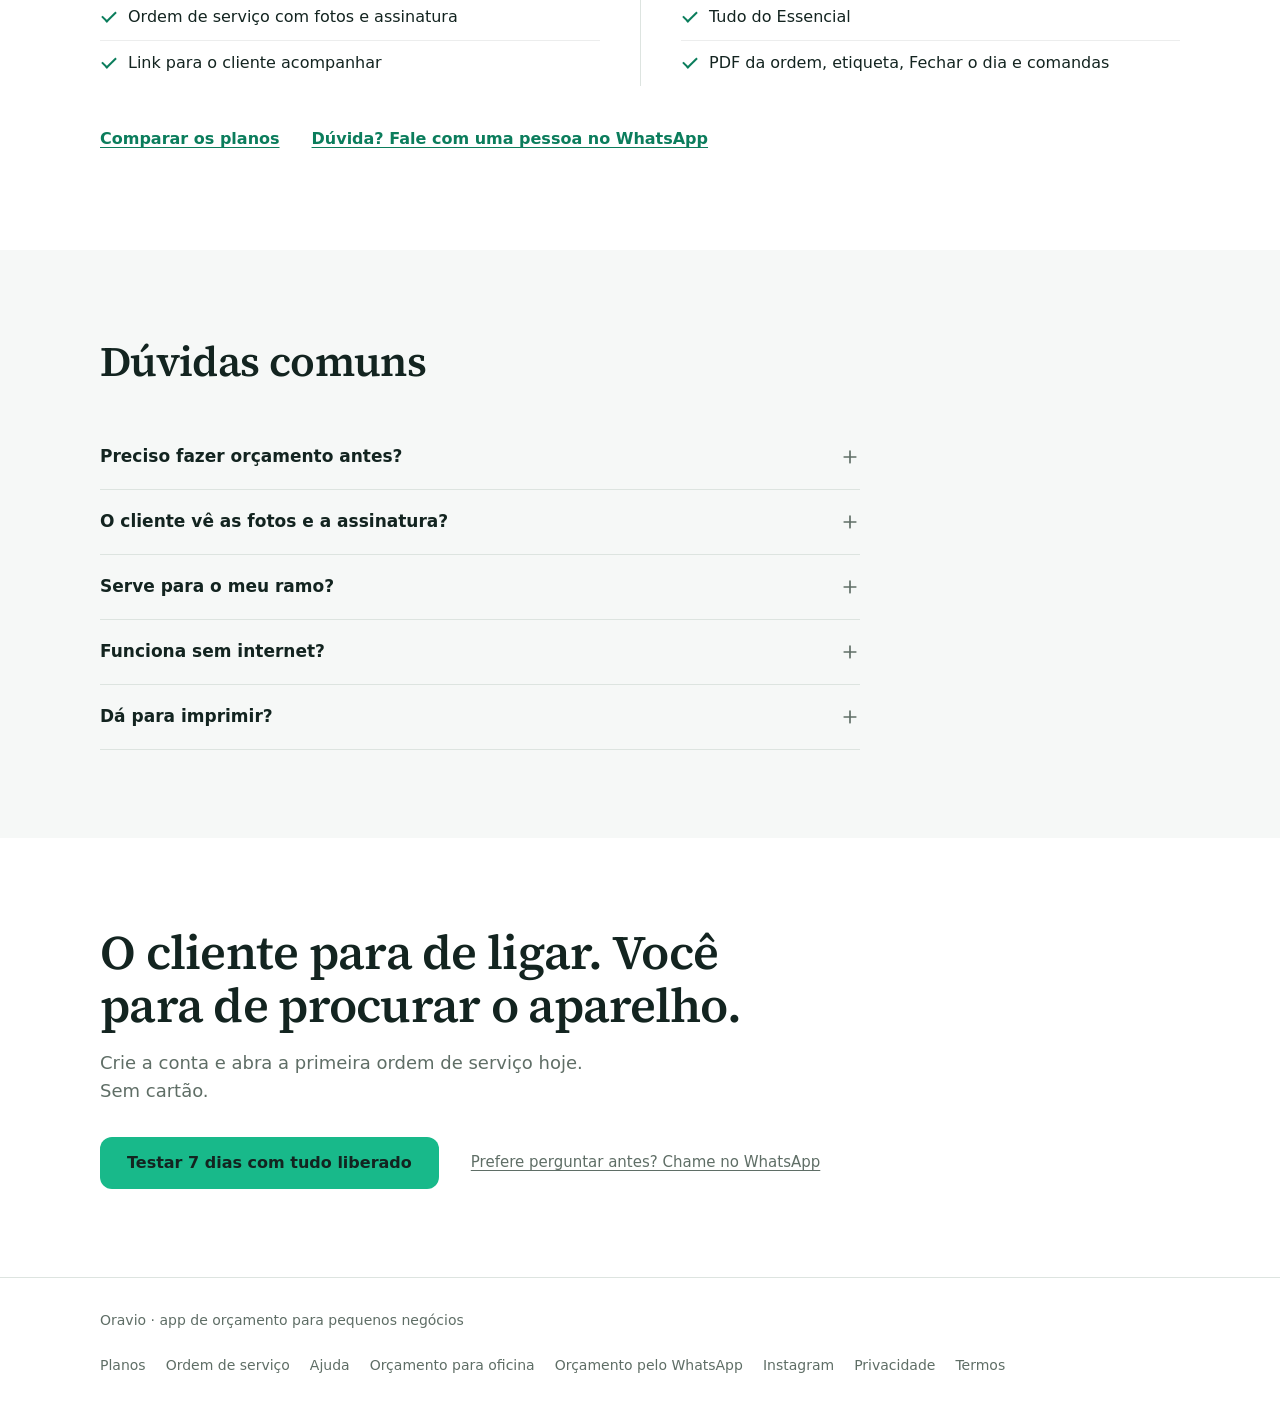
<file: ordem-de-servico.html>
<!DOCTYPE html>
<html lang="pt-BR">
<head>
<meta charset="UTF-8">
<meta name="viewport" content="width=device-width, initial-scale=1.0, viewport-fit=cover">
<title>Ordem de serviço no celular, com link para o cliente — Oravio</title>
<link rel="icon" href="/favicon.ico" sizes="48x48">
<link rel="icon" href="/favicon.svg" type="image/svg+xml">
<link rel="apple-touch-icon" href="/apple-touch-icon.png">
<meta name="color-scheme" content="light dark">
<meta name="theme-color" content="#ffffff" media="(prefers-color-scheme: light)">
<meta name="theme-color" content="#0b100e" media="(prefers-color-scheme: dark)">
<meta name="description" content="Ordem de serviço no celular: registre como o aparelho entrou, avance da bancada à entrega e deixe o cliente acompanhar por um link. Vem do orçamento aceito ou abre direto.">
<meta property="og:title" content="Ordem de serviço no celular, com link para o cliente — Oravio">
<meta property="og:description" content="Registre a entrada, avance até a entrega e deixe o cliente acompanhar por um link. Teste 7 dias com tudo liberado.">
<meta property="og:url" content="https://oravio.com.br/ordem-de-servico.html">
<meta property="og:type" content="website">
<meta property="og:locale" content="pt_BR">
<meta property="og:site_name" content="Oravio">
<meta property="og:image" content="https://oravio.com.br/og-oravio.jpg?v=5">
<meta property="og:image:type" content="image/jpeg">
<meta property="og:image:width" content="1200">
<meta property="og:image:height" content="630">
<meta property="og:image:alt" content="O cliente perguntou quanto fica? Mande o orçamento pronto, na hora. Ao lado, a pergunta no WhatsApp e a folha do orçamento">
<meta name="twitter:card" content="summary_large_image">
<link rel="canonical" href="https://oravio.com.br/ordem-de-servico.html">
<script type="application/ld+json">{"@context":"https://schema.org","@type":"WebPage","name":"Ordem de serviço no celular, com link para o cliente","url":"https://oravio.com.br/ordem-de-servico.html","inLanguage":"pt-BR","isPartOf":{"@type":"WebSite","name":"Oravio","url":"https://oravio.com.br/"}}</script>
<link rel="preload" href="fonts/source-serif-4-latin.woff2" as="font" type="font/woff2" crossorigin>
<link rel="stylesheet" href="inicio.css">
<!-- MEDIÇÃO DE VISITAS (Umami Cloud, sem cookies). Ver docs/trafego-meta.md no app. -->
<script defer src="https://cloud.umami.is/script.js" data-website-id="9f0b3a62-4182-475e-bf6d-a09412da9a50" data-domains="oravio.com.br,www.oravio.com.br"></script>
</head>
<body>

<header class="topo">
  <div class="wrap topo-dentro">
    <a href="/" class="marca" aria-label="Oravio, página inicial"><svg width="30" height="30" viewBox="0 0 512 512" aria-hidden="true"><path d="M 115.2 0 L 396.8 0 C 460.5056 0 512 51.4944 512 115.2 L 512 396.8 C 512 460.5056 460.5056 512 396.8 512 L 115.2 512 C 51.4944 512 0 460.5056 0 396.8 L 0 115.2 C 0 51.4944 51.4944 0 115.2 0 Z" fill="#18b98a"></path><rect x="120.7" y="137.2" width="102.6" height="153.6" rx="12" fill="#ffffff"></rect><rect x="281.8" y="54.5" width="102.6" height="236.2" rx="12" fill="#ffffff"></rect><path d="M56 299 C156 480 356 480 456 299 C356 404 156 404 56 299 Z" fill="#ffffff"></path></svg> <svg viewBox="76 464 250.181 62.823" width="82.27" height="20.66" fill="none" aria-hidden="true"><path d="M100.233 480.592C103.887 480.592 107.129 481.184 109.959 482.367C112.841 483.499 115.285 485.068 117.292 487.075C119.299 489.082 120.842 491.424 121.923 494.1C123.003 496.724 123.544 499.503 123.544 502.436V504.211C123.544 507.093 123.029 509.846 122 512.471C120.971 515.043 119.453 517.333 117.446 519.34C115.491 521.347 113.072 522.942 110.19 524.126C107.309 525.258 103.99 525.823 100.233 525.823C96.5285 525.823 93.2351 525.258 90.3535 524.126C87.4719 522.942 85.0274 521.347 83.0205 519.34C81.0653 517.333 79.5731 515.043 78.5439 512.471C77.5148 509.846 77 507.093 77 504.211V502.436C77 499.503 77.5148 496.724 78.5439 494.1C79.6246 491.424 81.168 489.082 83.1748 487.075C85.2331 485.068 87.7034 483.499 90.585 482.367C93.4666 481.184 96.6828 480.592 100.233 480.592ZM100.233 491.012C97.9693 491.012 96.0138 491.552 94.3672 492.633C92.7205 493.713 91.4598 495.181 90.585 497.033C89.7617 498.834 89.3496 500.944 89.3496 503.362C89.3496 505.626 89.7617 507.685 90.585 509.537C91.4083 511.39 92.6434 512.83 94.29 513.859C95.9367 514.889 97.9178 515.403 100.233 515.403C102.652 515.403 104.659 514.889 106.254 513.859C107.849 512.83 109.059 511.39 109.882 509.537C110.757 507.685 111.194 505.626 111.194 503.362C111.194 500.944 110.757 498.834 109.882 497.033C109.007 495.181 107.746 493.713 106.1 492.633C104.504 491.552 102.549 491.012 100.233 491.012Z" fill="currentColor" fill-rule="evenodd" clip-rule="evenodd"></path><path d="M179.71 481.363C184.032 481.363 187.661 481.981 190.594 483.216C193.578 484.451 195.842 486.329 197.386 488.851C198.929 491.321 199.701 494.511 199.701 498.422V524.357H189.898V516.205C189.554 517.292 189.117 518.285 188.586 519.186C187.454 521.192 185.859 522.736 183.801 523.816C181.794 524.897 179.324 525.438 176.391 525.438C173.355 525.437 170.679 524.897 168.363 523.816C166.099 522.736 164.324 521.192 163.037 519.186C161.751 517.127 161.107 514.683 161.107 511.853C161.107 508.765 161.906 506.243 163.501 504.288C165.096 502.281 167.334 500.815 170.216 499.889C173.097 498.911 176.416 498.422 180.173 498.422H187.814V498.268C187.814 496.106 187.3 494.486 186.271 493.405C185.241 492.325 183.595 491.784 181.331 491.784C180.199 491.784 178.706 491.81 176.854 491.861C175.001 491.913 173.097 491.99 171.142 492.093C169.186 492.196 167.411 492.298 165.816 492.401V481.981C167 481.879 168.389 481.776 169.984 481.673C171.579 481.57 173.226 481.492 174.924 481.44C176.622 481.389 178.218 481.363 179.71 481.363ZM180.096 505.292C177.934 505.292 176.262 505.832 175.078 506.913C173.946 507.942 173.381 509.357 173.381 511.158C173.381 512.856 173.946 514.246 175.078 515.326C176.262 516.355 177.934 516.87 180.096 516.87C181.485 516.87 182.72 516.638 183.801 516.175C184.933 515.66 185.859 514.811 186.579 513.628C187.299 512.444 187.712 510.798 187.814 508.688V505.292H180.096Z" fill="currentColor" fill-rule="evenodd" clip-rule="evenodd"></path><path d="M158.252 492.17H155.165C151.769 492.17 149.144 493.096 147.292 494.948C145.439 496.749 144.513 499.375 144.513 502.822V524.357H132.163V482.059H141.966V496.02C142.435 492.034 143.619 488.821 145.517 486.381C148.09 483.139 151.795 481.519 156.632 481.519H158.252V492.17Z" fill="currentColor"></path><path d="M226.687 514.091H228.513L236.287 482.059H248.174L237.213 524.357H217.607L204.949 482.059H217.685L226.687 514.091Z" fill="currentColor"></path><path d="M301.87 480.592C305.524 480.592 308.766 481.184 311.596 482.367C314.477 483.499 316.922 485.068 318.929 487.075C320.936 489.082 322.479 491.424 323.56 494.1C324.64 496.724 325.181 499.503 325.181 502.436V504.211C325.181 507.093 324.666 509.846 323.637 512.471C322.608 515.043 321.09 517.333 319.083 519.34C317.128 521.347 314.709 522.942 311.827 524.126C308.946 525.258 305.626 525.823 301.87 525.823C298.165 525.823 294.872 525.258 291.99 524.126C289.109 522.942 286.664 521.347 284.657 519.34C282.702 517.333 281.21 515.043 280.181 512.471C279.151 509.846 278.637 507.093 278.637 504.211V502.436C278.637 499.503 279.152 496.724 280.181 494.1C281.261 491.424 282.805 489.082 284.812 487.075C286.87 485.068 289.34 483.499 292.222 482.367C295.103 481.184 298.32 480.592 301.87 480.592ZM296.004 492.633C297.651 491.552 299.606 491.012 301.87 491.012C304.186 491.012 306.141 491.552 307.736 492.633C309.383 493.713 310.644 495.181 311.519 497.033C312.393 498.834 312.831 500.944 312.831 503.362C312.831 505.626 312.393 507.685 311.519 509.537C310.695 511.39 309.486 512.83 307.891 513.859C306.295 514.888 304.289 515.403 301.87 515.403C299.555 515.403 297.573 514.889 295.927 513.859C294.28 512.83 293.045 511.39 292.222 509.537C291.398 507.685 290.987 505.626 290.987 503.362C290.987 500.944 291.398 498.834 292.222 497.033C293.096 495.181 294.357 493.713 296.004 492.633Z" fill="#18b98a" fill-rule="evenodd" clip-rule="evenodd"></path><path d="M269.839 524.357H257.489V491.167H251.854V482.059H269.839V524.357Z" fill="#18b98a"></path><path d="M262.274 465C264.59 465 266.289 465.618 267.369 466.853C268.501 468.036 269.067 469.58 269.067 471.483C269.067 473.336 268.501 474.88 267.369 476.115C266.289 477.299 264.59 477.891 262.274 477.891C259.959 477.891 258.235 477.299 257.103 476.115C256.022 474.88 255.481 473.336 255.481 471.483C255.482 469.58 256.022 468.036 257.103 466.853C258.235 465.618 259.959 465 262.274 465Z" fill="#18b98a"></path></svg></a>
    <nav class="topo-links" aria-label="Principal">
      <a href="#passos" class="so-largo">Como funciona</a>
      <a href="planos.html" class="so-largo">Planos</a>
      <a href="https://app.oravio.com.br" class="btn btn-contorno">Entrar</a>
    </nav>
  </div>
</header>

<main>
  <!-- A SEGUNDA PORTA (plano 033, seção D, caminho B): a home vende o orçamento; esta página é
       de quem procura ordem de serviço (assistência técnica, oficina). Mesmo exemplo da home:
       o orçamento #0142 da Carla, aceito, virando OS. Telas do app com dados fictícios
       (oravio: scripts/landing/captura-os.mjs, mock com OS=1). Os planos repetem a planos.html
       e a vitrine do app (src/components/secao-plano.tsx): mudou lá, muda aqui no mesmo dia. -->
  <section class="heroi">
    <div class="wrap heroi-grade">
      <div class="heroi-texto">
        <h1>Do balcão até a entrega, sem o cliente ligar para perguntar</h1>
        <p class="heroi-apoio">Registre como o aparelho entrou, avise quando ficar pronto e entregue com assinatura. O cliente acompanha tudo por um link.</p>
        <div class="heroi-acao" id="heroi-acao">
          <a data-track="cta-signup" href="https://app.oravio.com.br/cadastro" class="btn btn-primario">Testar 7 dias com tudo liberado</a>
          <p class="garantia">Sem cartão. A ordem de serviço é dos planos pagos e do teste.</p>
        </div>
      </div>
      <div class="heroi-tela">
        <picture><source srcset="os-cliente-escuro.webp" media="(prefers-color-scheme: dark)"><img class="tela-os" src="os-cliente-claro.webp" width="600" height="1301" alt="A página que o cliente abre: Ribeiro Auto Center, ordem de serviço do orçamento da Carla Mendes, com a linha do tempo em Em serviço e os itens do serviço"></picture>
      </div>
    </div>
  </section>

  <section class="secao secao-alt" id="passos">
    <div class="wrap">
      <div class="secao-cabeca">
        <h2>Da entrada à entrega, em quatro passos</h2>
        <p>Para assistência técnica, oficina e qualquer serviço em que algo fica com você até ficar pronto.</p>
      </div>
      <ol class="passos passos-texto">
        <li class="passo">
          <span class="passo-num" aria-hidden="true">1</span>
          <h3>Abra o serviço</h3>
          <p>Do orçamento aceito, com um toque. Ou direto, quando o cliente já chega deixando o aparelho. A ordem ganha número próprio.</p>
        </li>
        <li class="passo">
          <span class="passo-num" aria-hidden="true">2</span>
          <h3>Registre a entrada</h3>
          <p>Checklist e fotos de como chegou. Acabou o “já veio assim”.</p>
        </li>
        <li class="passo">
          <span class="passo-num" aria-hidden="true">3</span>
          <h3>Avance na bancada</h3>
          <p>Em serviço, pronto para retirar, entregue. Cada passo aparece no link do cliente.</p>
        </li>
        <li class="passo">
          <span class="passo-num" aria-hidden="true">4</span>
          <h3>Entregue com assinatura</h3>
          <p>Quem retira assina na tela, e o link mostra até quando vai a garantia.</p>
        </li>
      </ol>
    </div>
  </section>

  <section class="secao">
    <div class="wrap">
      <div class="secao-cabeca">
        <h2>Como fica no seu celular</h2>
        <p>A lista de serviços por etapa, e cada ordem por dentro, com os botões de quem está na bancada.</p>
      </div>
      <div class="duas-telas">
        <figure>
          <div class="passo-tela"><picture><source srcset="os-bancada-escuro.webp" media="(prefers-color-scheme: dark)"><img class="tela-os" src="os-bancada-claro.webp" width="600" height="1301" loading="lazy" alt="Aba Orçamentos na visão Serviços: a bancada com o serviço da Carla Mendes em andamento e os botões Fechar o dia e Etiquetas"></picture></div>
          <figcaption><strong>A bancada.</strong> Tudo o que está com você, por etapa. “Fechar o dia” lista o que ainda não foi entregue.</figcaption>
        </figure>
        <figure>
          <div class="passo-tela"><picture><source srcset="os-detalhe-escuro.webp" media="(prefers-color-scheme: dark)"><img class="tela-os" src="os-detalhe-claro.webp" width="600" height="1301" loading="lazy" alt="Ordem de serviço da Carla Mendes por dentro, em serviço, com os botões Marcar como pronto, Enviar OS, PDF da OS e Etiqueta, e o espaço das fotos de entrada"></picture></div>
          <figcaption><strong>A ordem por dentro.</strong> Avance a etapa, mande o link, imprima a etiqueta e guarde as fotos de entrada.</figcaption>
        </figure>
      </div>
    </div>
  </section>

  <section class="secao secao-alt">
    <div class="wrap">
      <div class="secao-cabeca">
        <h2>O que o cliente vê, e o que fica com você</h2>
        <p>O link mostra o número, a etapa em que o serviço está, o que foi feito, o valor e as regras da ordem. Fotos, assinatura e anotações ficam só no seu aparelho.</p>
      </div>
      <div class="lado-a-lado">
        <div>
          <h3>Papel, quando precisa</h3>
          <p>PDF da ordem de serviço, etiqueta com QR para colar no aparelho, a folha do “Fechar o dia” e comandas em branco para preencher à caneta quando o celular não dá. Imprime direto do celular, sem baixar o arquivo. Nos planos Profissional e Equipe.</p>
        </div>
        <div>
          <h3>Já faz orçamento?</h3>
          <p>O orçamento aceito vira ordem de serviço sem digitar de novo, com os mesmos itens e valores.</p>
          <a class="passo-link" href="/">Ver como o orçamento funciona</a>
        </div>
      </div>
    </div>
  </section>

  <section class="secao" id="planos">
    <div class="wrap">
      <div class="secao-cabeca">
        <h2>Em quais planos tem</h2>
        <p>A ordem de serviço não está no plano Grátis. Os 7 dias de teste vêm com tudo liberado.</p>
      </div>
      <div class="comparar">
        <div class="comparar-col">
          <h3>Essencial <span class="preco">R$ 29,90 por mês</span></h3>
          <ul>
            <li>Ordem de serviço com fotos e assinatura</li>
            <li>Link para o cliente acompanhar</li>
          </ul>
        </div>
        <div class="comparar-col comparar-segunda">
          <h3>Profissional <span class="preco">R$ 49,90 por mês</span></h3>
          <ul>
            <li>Tudo do Essencial</li>
            <li>PDF da ordem, etiqueta, Fechar o dia e comandas</li>
          </ul>
        </div>
      </div>
      <div class="gratis-pe">
        <a href="planos.html">Comparar os planos</a>
        <a data-track="whatsapp" href="https://wa.me/558688197951?text=Oi%21%20Tenho%20uma%20d%C3%BAvida%20sobre%20o%20Oravio.">Dúvida? Fale com uma pessoa no WhatsApp</a>
      </div>
    </div>
  </section>

  <section class="secao secao-alt" id="duvidas">
    <div class="wrap">
      <div class="secao-cabeca"><h2>Dúvidas comuns</h2></div>
      <div class="duvidas">
        <details>
          <summary>Preciso fazer orçamento antes?<svg width="20" height="20" viewBox="0 0 24 24" fill="none" stroke="currentColor" stroke-width="2" stroke-linecap="round" aria-hidden="true"><path d="M12 5v14M5 12h14"/></svg></summary>
          <p>Não. Quando o cliente já chega deixando o aparelho, você abre o serviço direto, sem orçamento. Se houver orçamento aceito, ele vira a ordem com um toque.</p>
        </details>
        <details>
          <summary>O cliente vê as fotos e a assinatura?<svg width="20" height="20" viewBox="0 0 24 24" fill="none" stroke="currentColor" stroke-width="2" stroke-linecap="round" aria-hidden="true"><path d="M12 5v14M5 12h14"/></svg></summary>
          <p>Não. O link mostra a etapa, o serviço, o valor e as regras. Fotos, assinatura e anotações ficam só com você.</p>
        </details>
        <details>
          <summary>Serve para o meu ramo?<svg width="20" height="20" viewBox="0 0 24 24" fill="none" stroke="currentColor" stroke-width="2" stroke-linecap="round" aria-hidden="true"><path d="M12 5v14M5 12h14"/></svg></summary>
          <p>Serve para quem recebe algo do cliente e devolve depois: assistência técnica, oficina, conserto em geral. Se o seu serviço é feito na hora, o orçamento já resolve.</p>
        </details>
        <details>
          <summary>Funciona sem internet?<svg width="20" height="20" viewBox="0 0 24 24" fill="none" stroke="currentColor" stroke-width="2" stroke-linecap="round" aria-hidden="true"><path d="M12 5v14M5 12h14"/></svg></summary>
          <p>Dá para abrir o serviço e avançar as etapas sem sinal. Quando a internet volta, tudo sobe sozinho e a ordem ganha o número. O link para o cliente só funciona depois disso.</p>
        </details>
        <details>
          <summary>Dá para imprimir?<svg width="20" height="20" viewBox="0 0 24 24" fill="none" stroke="currentColor" stroke-width="2" stroke-linecap="round" aria-hidden="true"><path d="M12 5v14M5 12h14"/></svg></summary>
          <p>Dá, nos planos Profissional e Equipe: o PDF da ordem de serviço, a etiqueta com QR para colar no aparelho e comandas em branco, de 1 a 4 por folha, com numeração em sequência. O botão Imprimir abre a impressão do celular ou do computador direto. Na bancada, a câmera lê o QR e abre a ordem.</p>
        </details>
      </div>
    </div>
  </section>

  <section class="secao final" id="final">
    <div class="wrap">
      <h2>O cliente para de ligar. Você para de procurar o aparelho.</h2>
      <p>Crie a conta e abra a primeira ordem de serviço hoje. Sem cartão.</p>
      <div class="final-acoes">
        <a data-track="cta-signup" href="https://app.oravio.com.br/cadastro" class="btn btn-primario">Testar 7 dias com tudo liberado</a>
        <a class="zap" data-track="whatsapp" href="https://wa.me/558688197951?text=Oi%21%20Tenho%20uma%20d%C3%BAvida%20sobre%20o%20Oravio.">Prefere perguntar antes? Chame no WhatsApp</a>
      </div>
    </div>
  </section>
</main>

<footer class="rodape">
  <div class="wrap">
    <p>Oravio · app de orçamento para pequenos negócios</p>
    <nav aria-label="Rodapé">
      <a href="planos.html">Planos</a>
      <a href="ordem-de-servico.html">Ordem de serviço</a>
      <a href="ajuda.html">Ajuda</a>
      <a href="app-orcamento-oficina-mecanica.html">Orçamento para oficina</a>
      <a href="orcamento-oficina-whatsapp.html">Orçamento pelo WhatsApp</a>
      <a href="https://www.instagram.com/oravio.app">Instagram</a>
      <a href="https://app.oravio.com.br/privacidade">Privacidade</a>
      <a href="https://app.oravio.com.br/termos">Termos</a>
    </nav>
  </div>
</footer>

<script src="origem.js" defer></script>
<script src="medicao.js" defer></script>
<script src="rastreio.js" defer></script>
</body>
</html>
</file>
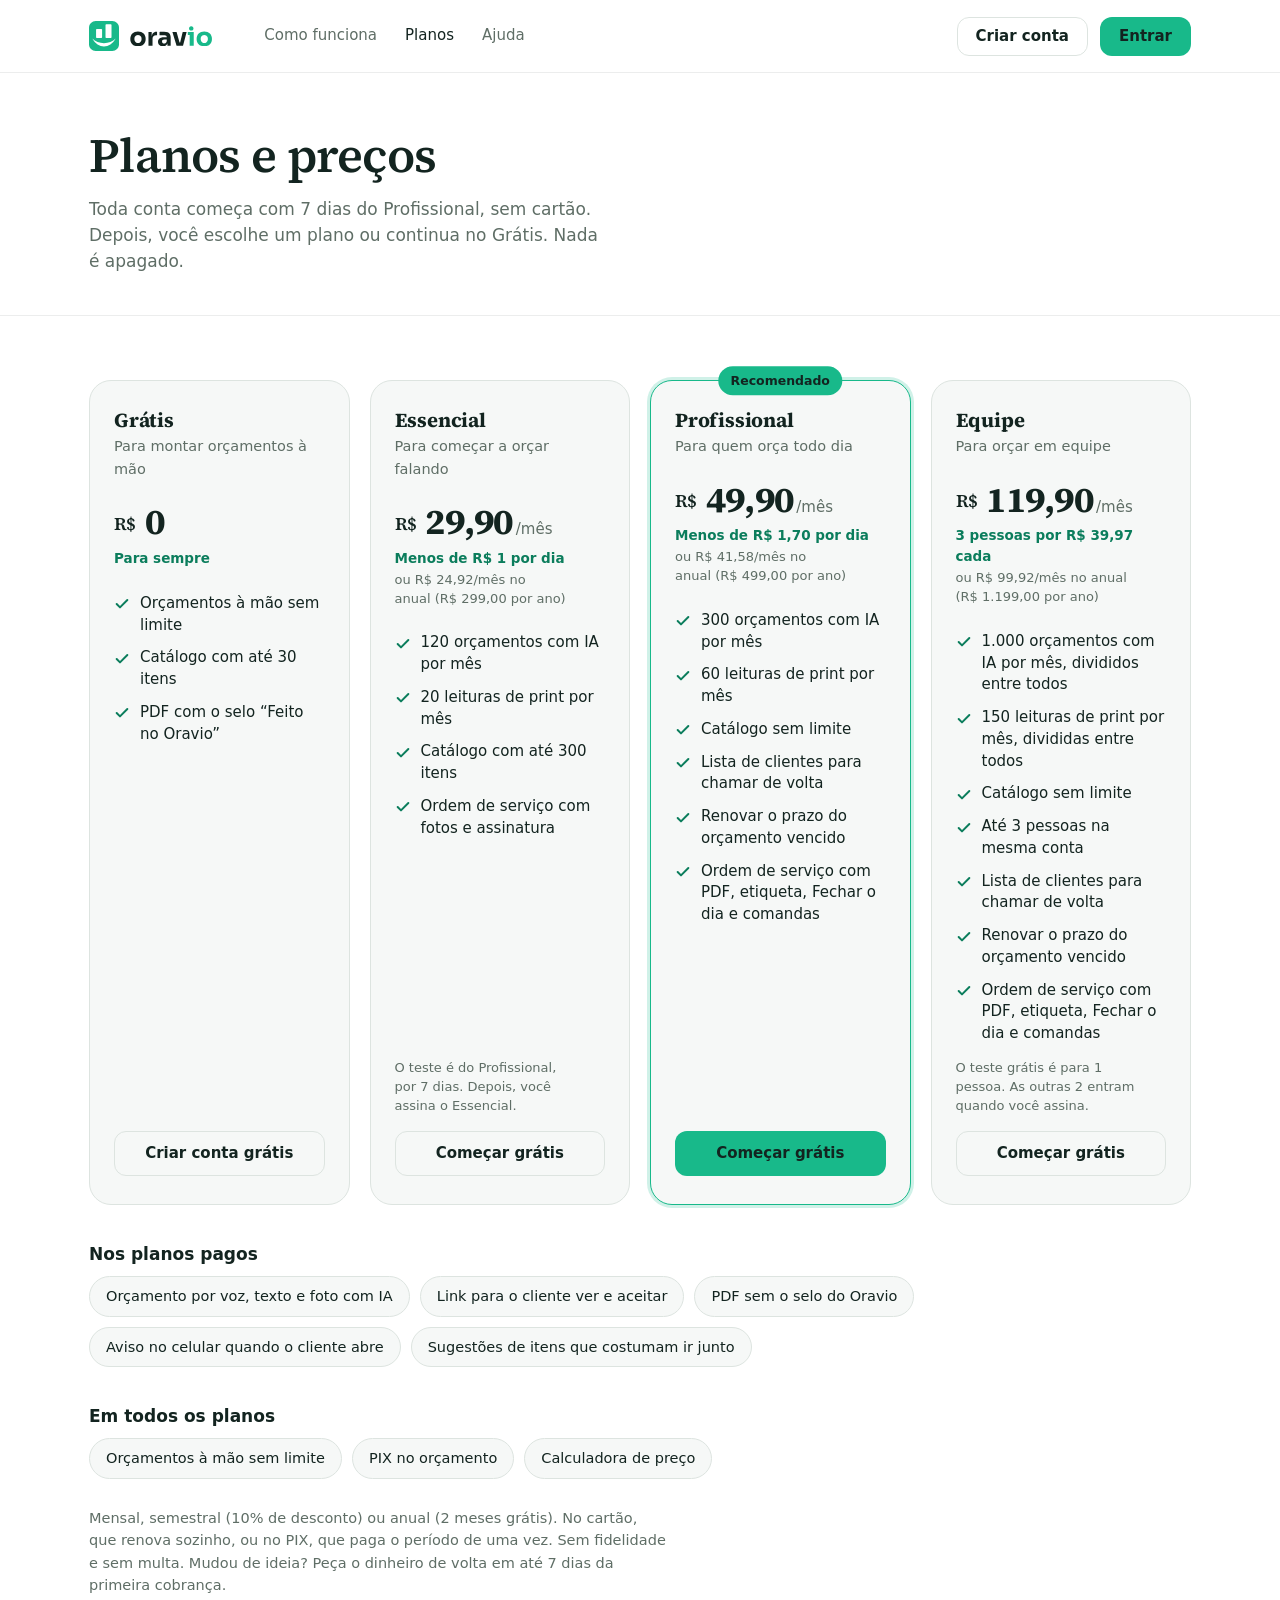
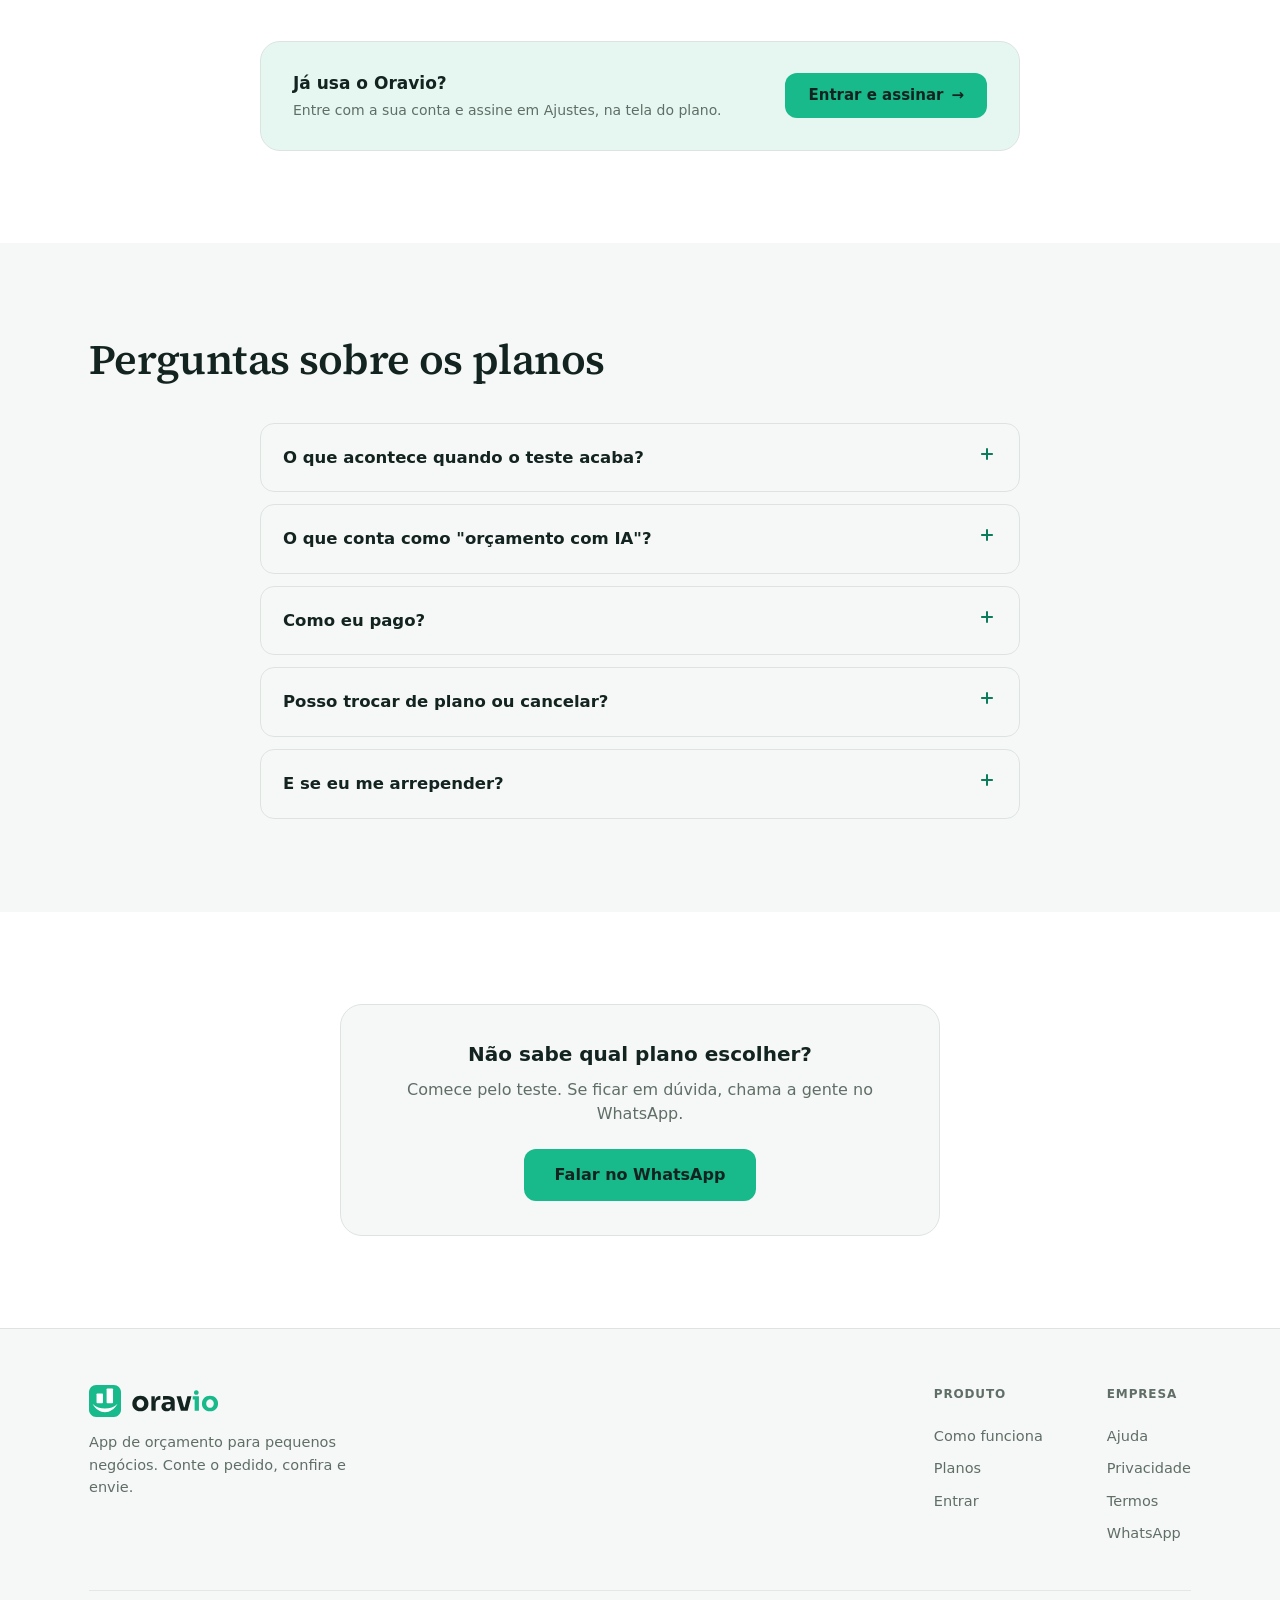
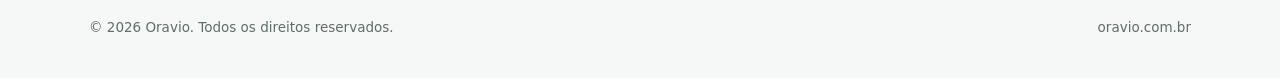
<file: planos.html>
<!DOCTYPE html>
<html lang="pt-BR">
<head>
<meta charset="UTF-8">
<meta name="viewport" content="width=device-width, initial-scale=1.0">
<title>Planos e preços — Oravio</title>
<link rel="icon" href="/favicon.ico" sizes="48x48">
<link rel="icon" href="/favicon.svg" type="image/svg+xml">
<link rel="apple-touch-icon" href="/apple-touch-icon.png">
<meta name="color-scheme" content="light dark">
<meta name="theme-color" content="#ffffff" media="(prefers-color-scheme: light)">
<meta name="theme-color" content="#0b100e" media="(prefers-color-scheme: dark)">
<meta name="description" content="Planos do Oravio: Grátis, Essencial (R$ 29,90/mês), Profissional (R$ 49,90/mês) e Equipe (R$ 119,90/mês). Também semestral e anual, no cartão ou no PIX. Teste grátis por 7 dias, sem cartão e sem fidelidade.">
<meta property="og:title" content="Planos e preços — Oravio">
<meta property="og:description" content="Grátis, Essencial, Profissional e Equipe. Teste grátis por 7 dias, sem cartão e sem fidelidade.">
<meta property="og:url" content="https://oravio.com.br/planos.html">
<meta property="og:type" content="website">
<meta property="og:locale" content="pt_BR">
<meta property="og:site_name" content="Oravio">
<meta property="og:image" content="https://oravio.com.br/og-oravio.jpg?v=5">
<meta property="og:image:type" content="image/jpeg">
<meta property="og:image:width" content="1200">
<meta property="og:image:height" content="630">
<meta property="og:image:alt" content="Oravio: seu orçamento pronto antes do cliente ir embora. Ao lado, o app no celular e no notebook">
<meta name="twitter:card" content="summary_large_image">
<link rel="canonical" href="https://oravio.com.br/planos.html">
<link rel="preload" href="fonts/source-serif-4-latin.woff2" as="font" type="font/woff2" crossorigin>
<link rel="stylesheet" href="estilo.css">
<!-- Os preços também em dados estruturados: buscadores e assistentes de IA leem daqui
     sem depender do desenho da página. Mesmos números da vitrine abaixo. -->
<script type="application/ld+json">
{
  "@context": "https://schema.org",
  "@type": "SoftwareApplication",
  "@id": "https://oravio.com.br/#app",
  "name": "Oravio",
  "applicationCategory": "BusinessApplication",
  "operatingSystem": "Android, iOS, Web",
  "url": "https://app.oravio.com.br/",
  "offers": [
    { "@type": "Offer", "name": "Grátis", "price": "0", "priceCurrency": "BRL", "url": "https://oravio.com.br/planos.html" },
    { "@type": "Offer", "name": "Essencial", "price": "29.90", "priceCurrency": "BRL", "url": "https://oravio.com.br/planos.html" },
    { "@type": "Offer", "name": "Profissional", "price": "49.90", "priceCurrency": "BRL", "url": "https://oravio.com.br/planos.html" },
    { "@type": "Offer", "name": "Equipe", "price": "119.90", "priceCurrency": "BRL", "url": "https://oravio.com.br/planos.html" }
  ]
}
</script>
<script type="application/ld+json">
{
  "@context": "https://schema.org",
  "@type": "FAQPage",
  "mainEntity": [
    {
      "@type": "Question",
      "name": "O que acontece quando o teste acaba?",
      "acceptedAnswer": {
        "@type": "Answer",
        "text": "A conta passa sozinha para o plano Grátis. Nada é cobrado, porque o teste não pede cartão, e nada é apagado: seus orçamentos, clientes e catálogo continuam lá. Acima dos limites do Grátis, só fica bloqueado criar coisa nova. No Grátis você segue montando orçamentos à mão, sem limite; voz, texto, foto e o link para o cliente aceitar ficam nos planos pagos. Os links que você já mandou continuam abrindo."
      }
    },
    {
      "@type": "Question",
      "name": "O que conta como \"orçamento com IA\"?",
      "acceptedAnswer": {
        "@type": "Answer",
        "text": "Cada mensagem de voz ou de texto que o Oravio lê para montar o orçamento conta 1. Cada foto ou print conta à parte, nas leituras de print. Montar à mão, corrigir um item, duplicar um orçamento, gerar o PDF e mandar o link não contam. No Grátis não há IA: os orçamentos são montados à mão, sem limite."
      }
    },
    {
      "@type": "Question",
      "name": "Como eu pago?",
      "acceptedAnswer": {
        "@type": "Answer",
        "text": "No cartão de crédito, que renova sozinho, ou no PIX, que paga o período de uma vez, pelo Stripe, a mesma empresa de pagamentos que grandes serviços usam. Mensal, semestral (10% de desconto) ou anual (2 meses grátis). No Oravio, abra Ajustes, toque em Plano e uso e escolha o plano."
      }
    },
    {
      "@type": "Question",
      "name": "Posso trocar de plano ou cancelar?",
      "acceptedAnswer": {
        "@type": "Answer",
        "text": "Quando quiser, sem multa e sem fidelidade. Ao cancelar, você continua usando até o fim do mês que já pagou, e depois a conta passa para o Grátis."
      }
    },
    {
      "@type": "Question",
      "name": "E se eu me arrepender?",
      "acceptedAnswer": {
        "@type": "Answer",
        "text": "Nos 7 dias seguintes à primeira cobrança, é só pedir que a gente devolve o valor. Os detalhes estão nos Termos de uso."
      }
    }
  ]
}
</script>
<!-- Medição de visitas (Umami, sem cookies). O ID não é segredo. Toques nos botões: medicao.js. -->
<script defer src="https://cloud.umami.is/script.js" data-website-id="9f0b3a62-4182-475e-bf6d-a09412da9a50" data-domains="oravio.com.br,www.oravio.com.br"></script>
</head>
<body>
<header class="nav">
  <div class="wrap nav-inner">
    <a href="index.html" class="brand" aria-label="Oravio"><svg width="30" height="30" viewBox="0 0 512 512" aria-hidden="true"><path d="M 115.2 0 L 396.8 0 C 460.5056 0 512 51.4944 512 115.2 L 512 396.8 C 512 460.5056 460.5056 512 396.8 512 L 115.2 512 C 51.4944 512 0 460.5056 0 396.8 L 0 115.2 C 0 51.4944 51.4944 0 115.2 0 Z" fill="#18b98a"></path><rect x="120.7" y="137.2" width="102.6" height="153.6" rx="12" fill="#ffffff"></rect><rect x="281.8" y="54.5" width="102.6" height="236.2" rx="12" fill="#ffffff"></rect><path d="M56 299 C156 480 356 480 456 299 C356 404 156 404 56 299 Z" fill="#ffffff"></path></svg> <svg viewBox="76 464 250.181 62.823" width="82.27" height="20.66" fill="none" aria-hidden="true"><path d="M100.233 480.592C103.887 480.592 107.129 481.184 109.959 482.367C112.841 483.499 115.285 485.068 117.292 487.075C119.299 489.082 120.842 491.424 121.923 494.1C123.003 496.724 123.544 499.503 123.544 502.436V504.211C123.544 507.093 123.029 509.846 122 512.471C120.971 515.043 119.453 517.333 117.446 519.34C115.491 521.347 113.072 522.942 110.19 524.126C107.309 525.258 103.99 525.823 100.233 525.823C96.5285 525.823 93.2351 525.258 90.3535 524.126C87.4719 522.942 85.0274 521.347 83.0205 519.34C81.0653 517.333 79.5731 515.043 78.5439 512.471C77.5148 509.846 77 507.093 77 504.211V502.436C77 499.503 77.5148 496.724 78.5439 494.1C79.6246 491.424 81.168 489.082 83.1748 487.075C85.2331 485.068 87.7034 483.499 90.585 482.367C93.4666 481.184 96.6828 480.592 100.233 480.592ZM100.233 491.012C97.9693 491.012 96.0138 491.552 94.3672 492.633C92.7205 493.713 91.4598 495.181 90.585 497.033C89.7617 498.834 89.3496 500.944 89.3496 503.362C89.3496 505.626 89.7617 507.685 90.585 509.537C91.4083 511.39 92.6434 512.83 94.29 513.859C95.9367 514.889 97.9178 515.403 100.233 515.403C102.652 515.403 104.659 514.889 106.254 513.859C107.849 512.83 109.059 511.39 109.882 509.537C110.757 507.685 111.194 505.626 111.194 503.362C111.194 500.944 110.757 498.834 109.882 497.033C109.007 495.181 107.746 493.713 106.1 492.633C104.504 491.552 102.549 491.012 100.233 491.012Z" fill="currentColor" fill-rule="evenodd" clip-rule="evenodd"></path><path d="M179.71 481.363C184.032 481.363 187.661 481.981 190.594 483.216C193.578 484.451 195.842 486.329 197.386 488.851C198.929 491.321 199.701 494.511 199.701 498.422V524.357H189.898V516.205C189.554 517.292 189.117 518.285 188.586 519.186C187.454 521.192 185.859 522.736 183.801 523.816C181.794 524.897 179.324 525.438 176.391 525.438C173.355 525.437 170.679 524.897 168.363 523.816C166.099 522.736 164.324 521.192 163.037 519.186C161.751 517.127 161.107 514.683 161.107 511.853C161.107 508.765 161.906 506.243 163.501 504.288C165.096 502.281 167.334 500.815 170.216 499.889C173.097 498.911 176.416 498.422 180.173 498.422H187.814V498.268C187.814 496.106 187.3 494.486 186.271 493.405C185.241 492.325 183.595 491.784 181.331 491.784C180.199 491.784 178.706 491.81 176.854 491.861C175.001 491.913 173.097 491.99 171.142 492.093C169.186 492.196 167.411 492.298 165.816 492.401V481.981C167 481.879 168.389 481.776 169.984 481.673C171.579 481.57 173.226 481.492 174.924 481.44C176.622 481.389 178.218 481.363 179.71 481.363ZM180.096 505.292C177.934 505.292 176.262 505.832 175.078 506.913C173.946 507.942 173.381 509.357 173.381 511.158C173.381 512.856 173.946 514.246 175.078 515.326C176.262 516.355 177.934 516.87 180.096 516.87C181.485 516.87 182.72 516.638 183.801 516.175C184.933 515.66 185.859 514.811 186.579 513.628C187.299 512.444 187.712 510.798 187.814 508.688V505.292H180.096Z" fill="currentColor" fill-rule="evenodd" clip-rule="evenodd"></path><path d="M158.252 492.17H155.165C151.769 492.17 149.144 493.096 147.292 494.948C145.439 496.749 144.513 499.375 144.513 502.822V524.357H132.163V482.059H141.966V496.02C142.435 492.034 143.619 488.821 145.517 486.381C148.09 483.139 151.795 481.519 156.632 481.519H158.252V492.17Z" fill="currentColor"></path><path d="M226.687 514.091H228.513L236.287 482.059H248.174L237.213 524.357H217.607L204.949 482.059H217.685L226.687 514.091Z" fill="currentColor"></path><path d="M301.87 480.592C305.524 480.592 308.766 481.184 311.596 482.367C314.477 483.499 316.922 485.068 318.929 487.075C320.936 489.082 322.479 491.424 323.56 494.1C324.64 496.724 325.181 499.503 325.181 502.436V504.211C325.181 507.093 324.666 509.846 323.637 512.471C322.608 515.043 321.09 517.333 319.083 519.34C317.128 521.347 314.709 522.942 311.827 524.126C308.946 525.258 305.626 525.823 301.87 525.823C298.165 525.823 294.872 525.258 291.99 524.126C289.109 522.942 286.664 521.347 284.657 519.34C282.702 517.333 281.21 515.043 280.181 512.471C279.151 509.846 278.637 507.093 278.637 504.211V502.436C278.637 499.503 279.152 496.724 280.181 494.1C281.261 491.424 282.805 489.082 284.812 487.075C286.87 485.068 289.34 483.499 292.222 482.367C295.103 481.184 298.32 480.592 301.87 480.592ZM296.004 492.633C297.651 491.552 299.606 491.012 301.87 491.012C304.186 491.012 306.141 491.552 307.736 492.633C309.383 493.713 310.644 495.181 311.519 497.033C312.393 498.834 312.831 500.944 312.831 503.362C312.831 505.626 312.393 507.685 311.519 509.537C310.695 511.39 309.486 512.83 307.891 513.859C306.295 514.888 304.289 515.403 301.87 515.403C299.555 515.403 297.573 514.889 295.927 513.859C294.28 512.83 293.045 511.39 292.222 509.537C291.398 507.685 290.987 505.626 290.987 503.362C290.987 500.944 291.398 498.834 292.222 497.033C293.096 495.181 294.357 493.713 296.004 492.633Z" fill="#18b98a" fill-rule="evenodd" clip-rule="evenodd"></path><path d="M269.839 524.357H257.489V491.167H251.854V482.059H269.839V524.357Z" fill="#18b98a"></path><path d="M262.274 465C264.59 465 266.289 465.618 267.369 466.853C268.501 468.036 269.067 469.58 269.067 471.483C269.067 473.336 268.501 474.88 267.369 476.115C266.289 477.299 264.59 477.891 262.274 477.891C259.959 477.891 258.235 477.299 257.103 476.115C256.022 474.88 255.481 473.336 255.481 471.483C255.482 469.58 256.022 468.036 257.103 466.853C258.235 465.618 259.959 465 262.274 465Z" fill="#18b98a"></path></svg></a>
    <nav class="nav-links" aria-label="Principal">
      <a href="index.html#passos">Como funciona</a>
      <a href="planos.html" aria-current="page">Planos</a>
      <a href="ajuda.html">Ajuda</a>
    </nav>
    <div class="nav-cta">
      <a data-track="cta-signup" href="https://app.oravio.com.br/cadastro" class="btn btn-ghost nav-criar">Criar conta</a>
      <a href="https://app.oravio.com.br" class="btn btn-primary">Entrar</a>
      <button class="hamburger" id="ham" aria-label="Abrir menu"><span></span><span></span><span></span></button>
    </div>
  </div>
  <!-- Mesmo menu da página principal, com o "Criar conta" no fim, como na ajuda. -->
  <div class="mobile-menu" id="mob">
    <a href="index.html#passos">Como funciona</a>
    <a href="planos.html">Planos</a>
    <a href="ajuda.html">Ajuda</a>
    <a href="https://app.oravio.com.br/privacidade">Privacidade</a>
    <a href="https://app.oravio.com.br/termos">Termos</a>
    <a data-track="cta-signup" href="https://app.oravio.com.br/cadastro" class="btn btn-primary">Criar conta</a>
  </div>
</header>
<section class="page-top">
  <div class="wrap">
    <h1>Planos e preços</h1>
    <p>Toda conta começa com 7 dias do Profissional, sem cartão. Depois, você escolhe um plano ou continua no Grátis. Nada é apagado.</p>
  </div>
</section>

<!-- A VITRINE. Os números repetem a tabela `planos` do banco e a vitrine do app
     (oravio: src/components/secao-plano.tsx, PLANOS_PAGOS e PLANO_GRATIS). Mudou um
     preço ou limite lá, muda aqui no mesmo dia, e no JSON-LD do topo também.

     Todos os botões levam ao CADASTRO, não ao pagamento: o teste não pede cartão, então
     quem chega aqui sem conta começa testando. Quem já tem conta assina pelo link
     "Já usa o Oravio?", que entra no app e abre direto a tela de planos (/?planos=1),
     onde o Stripe cobra a empresa certa. Essa página é a vitrine; o caixa mora no app.
     O link nunca aponta para play.oravio.com.br: lá o app da Play Store não vende. -->
<section class="band planos-band">
  <div class="wrap">
    <div class="planos-grade">
      <article class="plano">
        <h2 class="plano-nome">Grátis</h2>
        <p class="plano-para">Para montar orçamentos à mão</p>
        <p class="plano-preco"><span class="moeda">R$</span> 0</p>
        <p class="plano-dia">Para sempre</p>
        <ul class="plano-lista">
          <li>Orçamentos à mão sem limite</li>
          <li>Catálogo com até 30 itens</li>
          <li>PDF com o selo “Feito no Oravio”</li>
        </ul>
        <a data-track="cta-signup" href="https://app.oravio.com.br/cadastro" class="btn btn-ghost plano-btn">Criar conta grátis</a>
      </article>

      <article class="plano">
        <h2 class="plano-nome">Essencial</h2>
        <p class="plano-para">Para começar a orçar falando</p>
        <p class="plano-preco"><span class="moeda">R$</span> 29,90<span class="mes">/mês</span></p>
        <p class="plano-dia">Menos de R$ 1 por dia</p>
        <p class="plano-ciclos">ou R$ 24,92/mês no anual (R$ 299,00 por ano)</p>
        <ul class="plano-lista">
          <li>120 orçamentos com IA por mês</li>
          <li>20 leituras de print por mês</li>
          <li>Catálogo com até 300 itens</li>
          <li>Ordem de serviço com fotos e assinatura</li>
        </ul>
        <!-- Todo "Começar grátis" leva ao MESMO teste, de 7 dias do Profissional (oravio: docs/planos/006,
             regra 1). Sem esta nota, quem toca aqui espera testar o Essencial, e no fim do teste cai
             no Grátis, não no Essencial. Mesmo lugar da nota do Equipe, acima do botão. -->
        <p class="plano-nota">O teste é do Profissional, por 7 dias. Depois, você assina o Essencial.</p>
        <a data-track="cta-signup" href="https://app.oravio.com.br/cadastro" class="btn btn-ghost plano-btn">Começar grátis</a>
      </article>

      <article class="plano plano-destaque">
        <span class="plano-selo">Recomendado</span>
        <h2 class="plano-nome">Profissional</h2>
        <p class="plano-para">Para quem orça todo dia</p>
        <p class="plano-preco"><span class="moeda">R$</span> 49,90<span class="mes">/mês</span></p>
        <p class="plano-dia">Menos de R$ 1,70 por dia</p>
        <p class="plano-ciclos">ou R$ 41,58/mês no anual (R$ 499,00 por ano)</p>
        <ul class="plano-lista">
          <li>300 orçamentos com IA por mês</li>
          <li>60 leituras de print por mês</li>
          <li>Catálogo sem limite</li>
          <li>Lista de clientes para chamar de volta</li>
          <li>Renovar o prazo do orçamento vencido</li>
          <li>Ordem de serviço com PDF, etiqueta, Fechar o dia e comandas</li>
        </ul>
        <a data-track="cta-signup" href="https://app.oravio.com.br/cadastro" class="btn btn-primary plano-btn">Começar grátis</a>
      </article>

      <article class="plano">
        <h2 class="plano-nome">Equipe</h2>
        <p class="plano-para">Para orçar em equipe</p>
        <p class="plano-preco"><span class="moeda">R$</span> 119,90<span class="mes">/mês</span></p>
        <p class="plano-dia">3 pessoas por R$ 39,97 cada</p>
        <p class="plano-ciclos">ou R$ 99,92/mês no anual (R$ 1.199,00 por ano)</p>
        <ul class="plano-lista">
          <li>1.000 orçamentos com IA por mês, divididos entre todos</li>
          <li>150 leituras de print por mês, divididas entre todos</li>
          <li>Catálogo sem limite</li>
          <li>Até 3 pessoas na mesma conta</li>
          <li>Lista de clientes para chamar de volta</li>
          <li>Renovar o prazo do orçamento vencido</li>
          <li>Ordem de serviço com PDF, etiqueta, Fechar o dia e comandas</li>
        </ul>
        <!-- O teste grátis é sempre do Profissional, de 1 pessoa: a trava de pessoas é do banco
             (oravio: plano_efetivo, migração 51). Sem esta nota, quem quer testar com a equipe
             descobre ao convidar o primeiro colega. As outras vagas abrem ao assinar o Equipe.
             Fica ACIMA do botão para os quatro botões seguirem alinhados no computador. -->
        <p class="plano-nota">O teste grátis é para 1 pessoa. As outras 2 entram quando você assina.</p>
        <a data-track="cta-signup" href="https://app.oravio.com.br/cadastro" class="btn btn-ghost plano-btn">Começar grátis</a>
      </article>
    </div>

    <!-- Os dois blocos repetem SO_NOS_PAGOS e EM_TODOS da vitrine do app (oravio:
         src/components/secao-plano.tsx; o porquê em docs/planos/018-gratis-vitrine.md).
         "PDF com a sua marca" não entra no "Em todos": no Grátis o PDF leva o selo do Oravio.
         Desde 22/11/2026 (app: docs/planos/039) o Grátis monta à mão sem limite e sem IA, e o
         link para o cliente aceitar passou para "Nos planos pagos". -->
    <div class="planos-todos">
      <h2>Nos planos pagos</h2>
      <ul>
        <li>Orçamento por voz, texto e foto com IA</li>
        <li>Link para o cliente ver e aceitar</li>
        <li>PDF sem o selo do Oravio</li>
        <li>Aviso no celular quando o cliente abre</li>
        <li>Sugestões de itens que costumam ir junto</li>
      </ul>
    </div>
    <div class="planos-todos">
      <h2>Em todos os planos</h2>
      <ul>
        <li>Orçamentos à mão sem limite</li>
        <li>PIX no orçamento</li>
        <li>Calculadora de preço</li>
      </ul>
    </div>

    <!-- Os ciclos e os preços repetem o app (oravio: src/lib/ciclos.ts e a tabela `precos`, migração 77,
         docs/planos/025). Mudou lá, muda aqui no mesmo dia. -->
    <p class="planos-garantia">Mensal, semestral (10% de desconto) ou anual (2 meses grátis). No cartão, que renova sozinho, ou no PIX, que paga o período de uma vez. Sem fidelidade e sem multa. Mudou de ideia? Peça o dinheiro de volta em até 7 dias da primeira cobrança.</p>

    <div class="doc-cta planos-ja">
      <div>
        <strong>Já usa o Oravio?</strong>
        <p>Entre com a sua conta e assine em Ajustes, na tela do plano.</p>
      </div>
      <a href="https://app.oravio.com.br/?planos=1" class="btn btn-primary">Entrar e assinar <span class="arrow">→</span></a>
    </div>
  </div>
</section>

<section class="band" style="background:var(--surface-alt);border-top:1px solid var(--surface-alt);border-bottom:1px solid var(--surface-alt)">
  <div class="wrap">
    <div class="band-head">
      <h2>Perguntas sobre os planos</h2>
    </div>
    <div class="faq">
      <details>
        <summary>O que acontece quando o teste acaba?<span class="chev"><svg width="20" height="20" viewBox="0 0 24 24" fill="none" stroke="currentColor" stroke-width="2.4"><path d="M12 5v14M5 12h14"/></svg></span></summary>
        <div class="ans">A conta passa sozinha para o plano Grátis. Nada é cobrado, porque o teste não pede cartão, e nada é apagado: seus orçamentos, clientes e catálogo continuam lá. Acima dos limites do Grátis, só fica bloqueado criar coisa nova. No Grátis você segue montando orçamentos à mão, sem limite; voz, texto, foto e o link para o cliente aceitar ficam nos planos pagos. Os links que você já mandou continuam abrindo.</div>
      </details>
      <details>
        <summary>O que conta como "orçamento com IA"?<span class="chev"><svg width="20" height="20" viewBox="0 0 24 24" fill="none" stroke="currentColor" stroke-width="2.4"><path d="M12 5v14M5 12h14"/></svg></span></summary>
        <div class="ans">Cada mensagem de voz ou de texto que o Oravio lê para montar o orçamento conta 1. Cada foto ou print conta à parte, nas leituras de print. Montar à mão, corrigir um item, duplicar um orçamento, gerar o PDF e mandar o link não contam. No Grátis não há IA: os orçamentos são montados à mão, sem limite.</div>
      </details>
      <details>
        <summary>Como eu pago?<span class="chev"><svg width="20" height="20" viewBox="0 0 24 24" fill="none" stroke="currentColor" stroke-width="2.4"><path d="M12 5v14M5 12h14"/></svg></span></summary>
        <div class="ans">No cartão de crédito, que renova sozinho, ou no PIX, que paga o período de uma vez, pelo Stripe, a mesma empresa de pagamentos que grandes serviços usam. Mensal, semestral (10% de desconto) ou anual (2 meses grátis). No Oravio, abra Ajustes, toque em Plano e uso e escolha o plano.</div>
      </details>
      <details>
        <summary>Posso trocar de plano ou cancelar?<span class="chev"><svg width="20" height="20" viewBox="0 0 24 24" fill="none" stroke="currentColor" stroke-width="2.4"><path d="M12 5v14M5 12h14"/></svg></span></summary>
        <div class="ans">Quando quiser, sem multa e sem fidelidade. Ao cancelar, você continua usando até o fim do mês que já pagou, e depois a conta passa para o Grátis.</div>
      </details>
      <details>
        <summary>E se eu me arrepender?<span class="chev"><svg width="20" height="20" viewBox="0 0 24 24" fill="none" stroke="currentColor" stroke-width="2.4"><path d="M12 5v14M5 12h14"/></svg></span></summary>
        <div class="ans">Nos 7 dias seguintes à primeira cobrança, é só pedir que a gente devolve o valor. Os detalhes estão nos <a href="https://app.oravio.com.br/termos">Termos de uso</a>.</div>
      </details>
    </div>
  </div>
</section>

<section class="band">
  <div class="wrap">
    <div class="help-contact">
      <h3>Não sabe qual plano escolher?</h3>
      <p>Comece pelo teste. Se ficar em dúvida, chama a gente no WhatsApp.</p>
      <a data-track="whatsapp" href="https://wa.me/558688197951?text=Oi%21%20Tenho%20uma%20d%C3%BAvida%20sobre%20os%20planos%20do%20Oravio." class="btn btn-primary btn-lg">Falar no WhatsApp</a>
    </div>
  </div>
</section>
<footer>
  <div class="wrap">
    <div class="foot-grid">
      <div class="foot-brand">
        <a href="index.html" class="brand"><svg width="32" height="32" viewBox="0 0 512 512" aria-hidden="true"><path d="M 115.2 0 L 396.8 0 C 460.5056 0 512 51.4944 512 115.2 L 512 396.8 C 512 460.5056 460.5056 512 396.8 512 L 115.2 512 C 51.4944 512 0 460.5056 0 396.8 L 0 115.2 C 0 51.4944 51.4944 0 115.2 0 Z" fill="#18b98a"></path><rect x="120.7" y="137.2" width="102.6" height="153.6" rx="12" fill="#ffffff"></rect><rect x="281.8" y="54.5" width="102.6" height="236.2" rx="12" fill="#ffffff"></rect><path d="M56 299 C156 480 356 480 456 299 C356 404 156 404 56 299 Z" fill="#ffffff"></path></svg> <svg viewBox="76 464 250.181 62.823" width="86.38" height="21.69" fill="none" aria-hidden="true"><path d="M100.233 480.592C103.887 480.592 107.129 481.184 109.959 482.367C112.841 483.499 115.285 485.068 117.292 487.075C119.299 489.082 120.842 491.424 121.923 494.1C123.003 496.724 123.544 499.503 123.544 502.436V504.211C123.544 507.093 123.029 509.846 122 512.471C120.971 515.043 119.453 517.333 117.446 519.34C115.491 521.347 113.072 522.942 110.19 524.126C107.309 525.258 103.99 525.823 100.233 525.823C96.5285 525.823 93.2351 525.258 90.3535 524.126C87.4719 522.942 85.0274 521.347 83.0205 519.34C81.0653 517.333 79.5731 515.043 78.5439 512.471C77.5148 509.846 77 507.093 77 504.211V502.436C77 499.503 77.5148 496.724 78.5439 494.1C79.6246 491.424 81.168 489.082 83.1748 487.075C85.2331 485.068 87.7034 483.499 90.585 482.367C93.4666 481.184 96.6828 480.592 100.233 480.592ZM100.233 491.012C97.9693 491.012 96.0138 491.552 94.3672 492.633C92.7205 493.713 91.4598 495.181 90.585 497.033C89.7617 498.834 89.3496 500.944 89.3496 503.362C89.3496 505.626 89.7617 507.685 90.585 509.537C91.4083 511.39 92.6434 512.83 94.29 513.859C95.9367 514.889 97.9178 515.403 100.233 515.403C102.652 515.403 104.659 514.889 106.254 513.859C107.849 512.83 109.059 511.39 109.882 509.537C110.757 507.685 111.194 505.626 111.194 503.362C111.194 500.944 110.757 498.834 109.882 497.033C109.007 495.181 107.746 493.713 106.1 492.633C104.504 491.552 102.549 491.012 100.233 491.012Z" fill="currentColor" fill-rule="evenodd" clip-rule="evenodd"></path><path d="M179.71 481.363C184.032 481.363 187.661 481.981 190.594 483.216C193.578 484.451 195.842 486.329 197.386 488.851C198.929 491.321 199.701 494.511 199.701 498.422V524.357H189.898V516.205C189.554 517.292 189.117 518.285 188.586 519.186C187.454 521.192 185.859 522.736 183.801 523.816C181.794 524.897 179.324 525.438 176.391 525.438C173.355 525.437 170.679 524.897 168.363 523.816C166.099 522.736 164.324 521.192 163.037 519.186C161.751 517.127 161.107 514.683 161.107 511.853C161.107 508.765 161.906 506.243 163.501 504.288C165.096 502.281 167.334 500.815 170.216 499.889C173.097 498.911 176.416 498.422 180.173 498.422H187.814V498.268C187.814 496.106 187.3 494.486 186.271 493.405C185.241 492.325 183.595 491.784 181.331 491.784C180.199 491.784 178.706 491.81 176.854 491.861C175.001 491.913 173.097 491.99 171.142 492.093C169.186 492.196 167.411 492.298 165.816 492.401V481.981C167 481.879 168.389 481.776 169.984 481.673C171.579 481.57 173.226 481.492 174.924 481.44C176.622 481.389 178.218 481.363 179.71 481.363ZM180.096 505.292C177.934 505.292 176.262 505.832 175.078 506.913C173.946 507.942 173.381 509.357 173.381 511.158C173.381 512.856 173.946 514.246 175.078 515.326C176.262 516.355 177.934 516.87 180.096 516.87C181.485 516.87 182.72 516.638 183.801 516.175C184.933 515.66 185.859 514.811 186.579 513.628C187.299 512.444 187.712 510.798 187.814 508.688V505.292H180.096Z" fill="currentColor" fill-rule="evenodd" clip-rule="evenodd"></path><path d="M158.252 492.17H155.165C151.769 492.17 149.144 493.096 147.292 494.948C145.439 496.749 144.513 499.375 144.513 502.822V524.357H132.163V482.059H141.966V496.02C142.435 492.034 143.619 488.821 145.517 486.381C148.09 483.139 151.795 481.519 156.632 481.519H158.252V492.17Z" fill="currentColor"></path><path d="M226.687 514.091H228.513L236.287 482.059H248.174L237.213 524.357H217.607L204.949 482.059H217.685L226.687 514.091Z" fill="currentColor"></path><path d="M301.87 480.592C305.524 480.592 308.766 481.184 311.596 482.367C314.477 483.499 316.922 485.068 318.929 487.075C320.936 489.082 322.479 491.424 323.56 494.1C324.64 496.724 325.181 499.503 325.181 502.436V504.211C325.181 507.093 324.666 509.846 323.637 512.471C322.608 515.043 321.09 517.333 319.083 519.34C317.128 521.347 314.709 522.942 311.827 524.126C308.946 525.258 305.626 525.823 301.87 525.823C298.165 525.823 294.872 525.258 291.99 524.126C289.109 522.942 286.664 521.347 284.657 519.34C282.702 517.333 281.21 515.043 280.181 512.471C279.151 509.846 278.637 507.093 278.637 504.211V502.436C278.637 499.503 279.152 496.724 280.181 494.1C281.261 491.424 282.805 489.082 284.812 487.075C286.87 485.068 289.34 483.499 292.222 482.367C295.103 481.184 298.32 480.592 301.87 480.592ZM296.004 492.633C297.651 491.552 299.606 491.012 301.87 491.012C304.186 491.012 306.141 491.552 307.736 492.633C309.383 493.713 310.644 495.181 311.519 497.033C312.393 498.834 312.831 500.944 312.831 503.362C312.831 505.626 312.393 507.685 311.519 509.537C310.695 511.39 309.486 512.83 307.891 513.859C306.295 514.888 304.289 515.403 301.87 515.403C299.555 515.403 297.573 514.889 295.927 513.859C294.28 512.83 293.045 511.39 292.222 509.537C291.398 507.685 290.987 505.626 290.987 503.362C290.987 500.944 291.398 498.834 292.222 497.033C293.096 495.181 294.357 493.713 296.004 492.633Z" fill="#18b98a" fill-rule="evenodd" clip-rule="evenodd"></path><path d="M269.839 524.357H257.489V491.167H251.854V482.059H269.839V524.357Z" fill="#18b98a"></path><path d="M262.274 465C264.59 465 266.289 465.618 267.369 466.853C268.501 468.036 269.067 469.58 269.067 471.483C269.067 473.336 268.501 474.88 267.369 476.115C266.289 477.299 264.59 477.891 262.274 477.891C259.959 477.891 258.235 477.299 257.103 476.115C256.022 474.88 255.481 473.336 255.481 471.483C255.482 469.58 256.022 468.036 257.103 466.853C258.235 465.618 259.959 465 262.274 465Z" fill="#18b98a"></path></svg></a>
        <p>App de orçamento para pequenos negócios. Conte o pedido, confira e envie.</p>
      </div>
      <div class="foot-cols">
        <div class="foot-col">
          <h4>Produto</h4>
          <a href="index.html#passos">Como funciona</a>
          <a href="planos.html">Planos</a>
          <a href="https://app.oravio.com.br">Entrar</a>
        </div>
        <div class="foot-col">
          <h4>Empresa</h4>
          <a href="ajuda.html">Ajuda</a>
          <a href="https://app.oravio.com.br/privacidade">Privacidade</a>
          <a href="https://app.oravio.com.br/termos">Termos</a>
          <a href="#" data-cookies-abrir hidden>Cookies</a>
          <a data-track="whatsapp" href="https://wa.me/558688197951?text=Oi%21%20Tenho%20uma%20d%C3%BAvida%20sobre%20o%20Oravio.">WhatsApp</a>
        </div>
      </div>
    </div>
    <div class="foot-bottom">
      <span>© 2026 Oravio. Todos os direitos reservados.</span>
      <span>oravio.com.br</span>
    </div>
  </div>
</footer>
<script>
  /* O menu do topo. Sem este script o botão aparecia, mas tocar nele não
     fazia nada — estas páginas não tinham script nenhum. */
  var ham=document.getElementById('ham'), mob=document.getElementById('mob');
  ham.addEventListener('click',function(){ham.classList.toggle('open');mob.classList.toggle('show');});
  mob.querySelectorAll('a').forEach(function(a){a.addEventListener('click',function(){ham.classList.remove('open');mob.classList.remove('show');});});
</script>
<script src="suporte.js" defer></script>
<script src="origem.js" defer></script>
<script src="medicao.js" defer></script>
<script src="rastreio.js" defer></script>
</body>
</html>
</file>
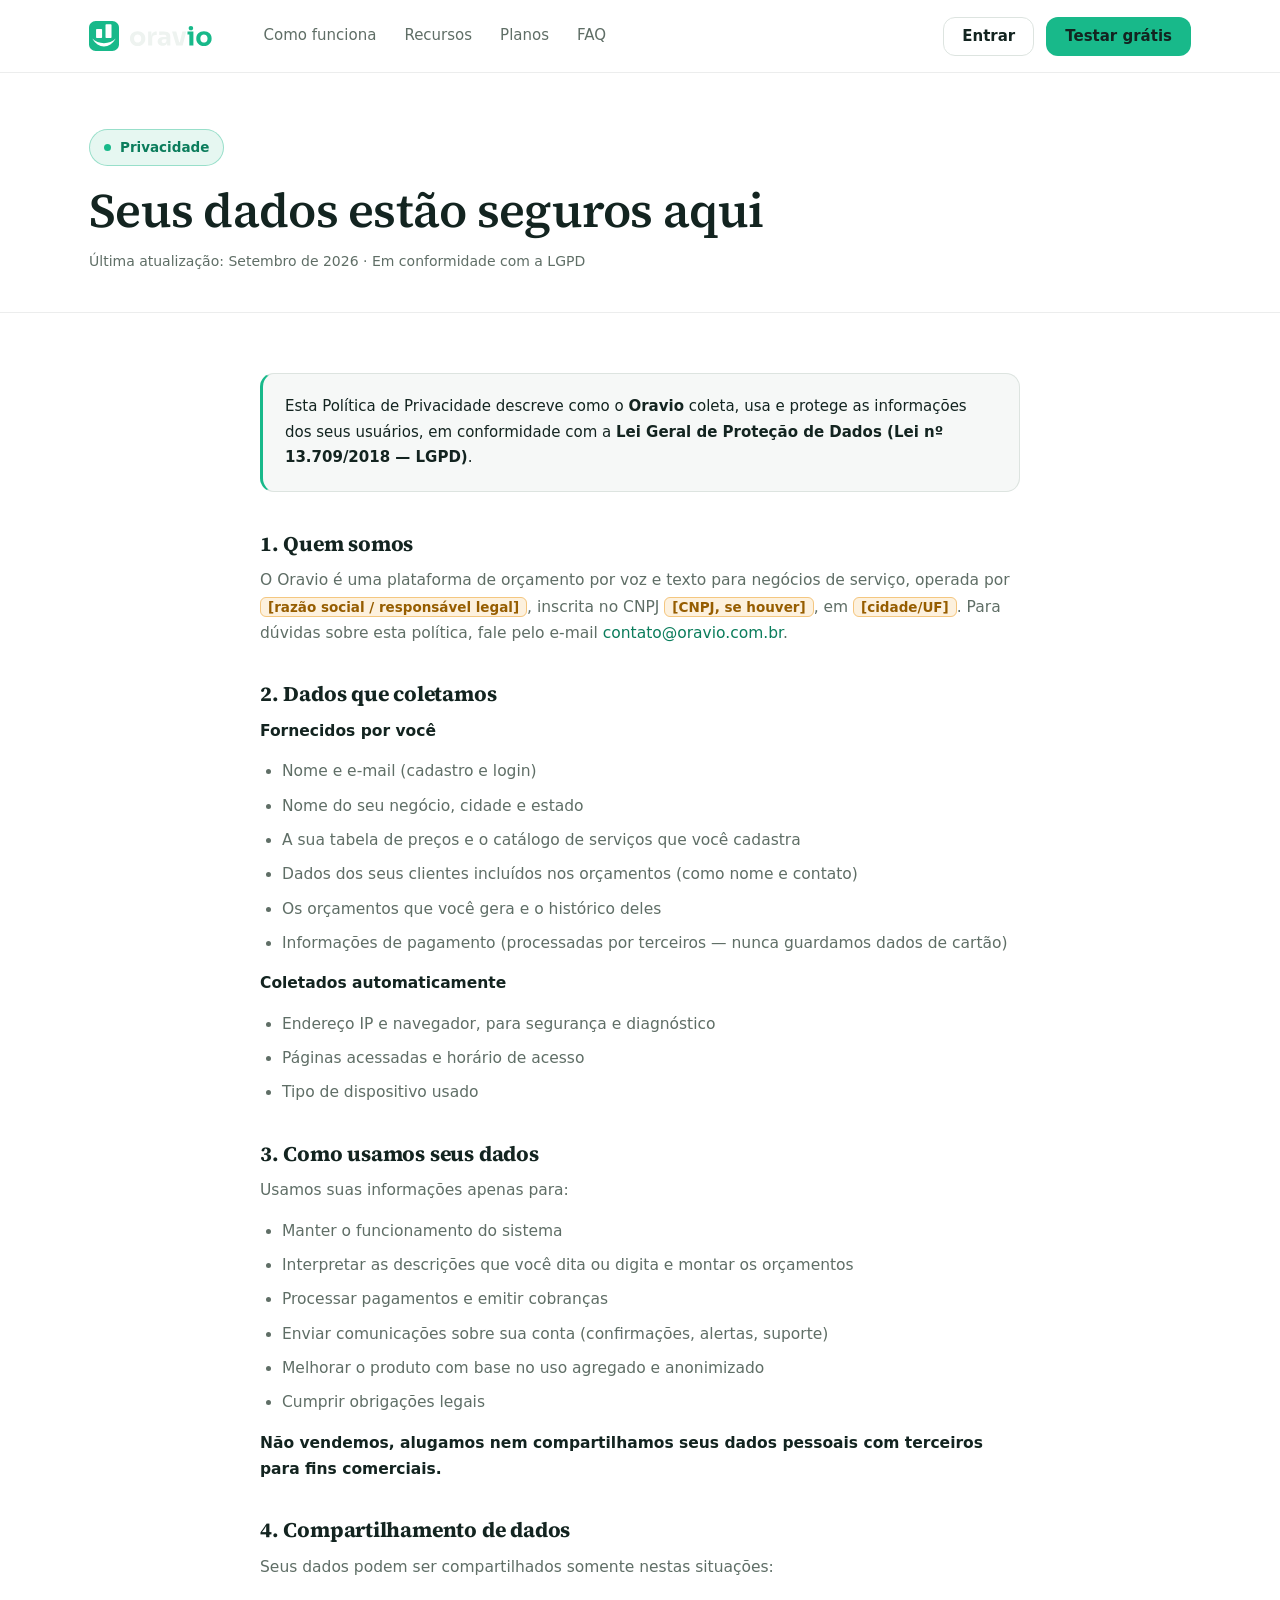
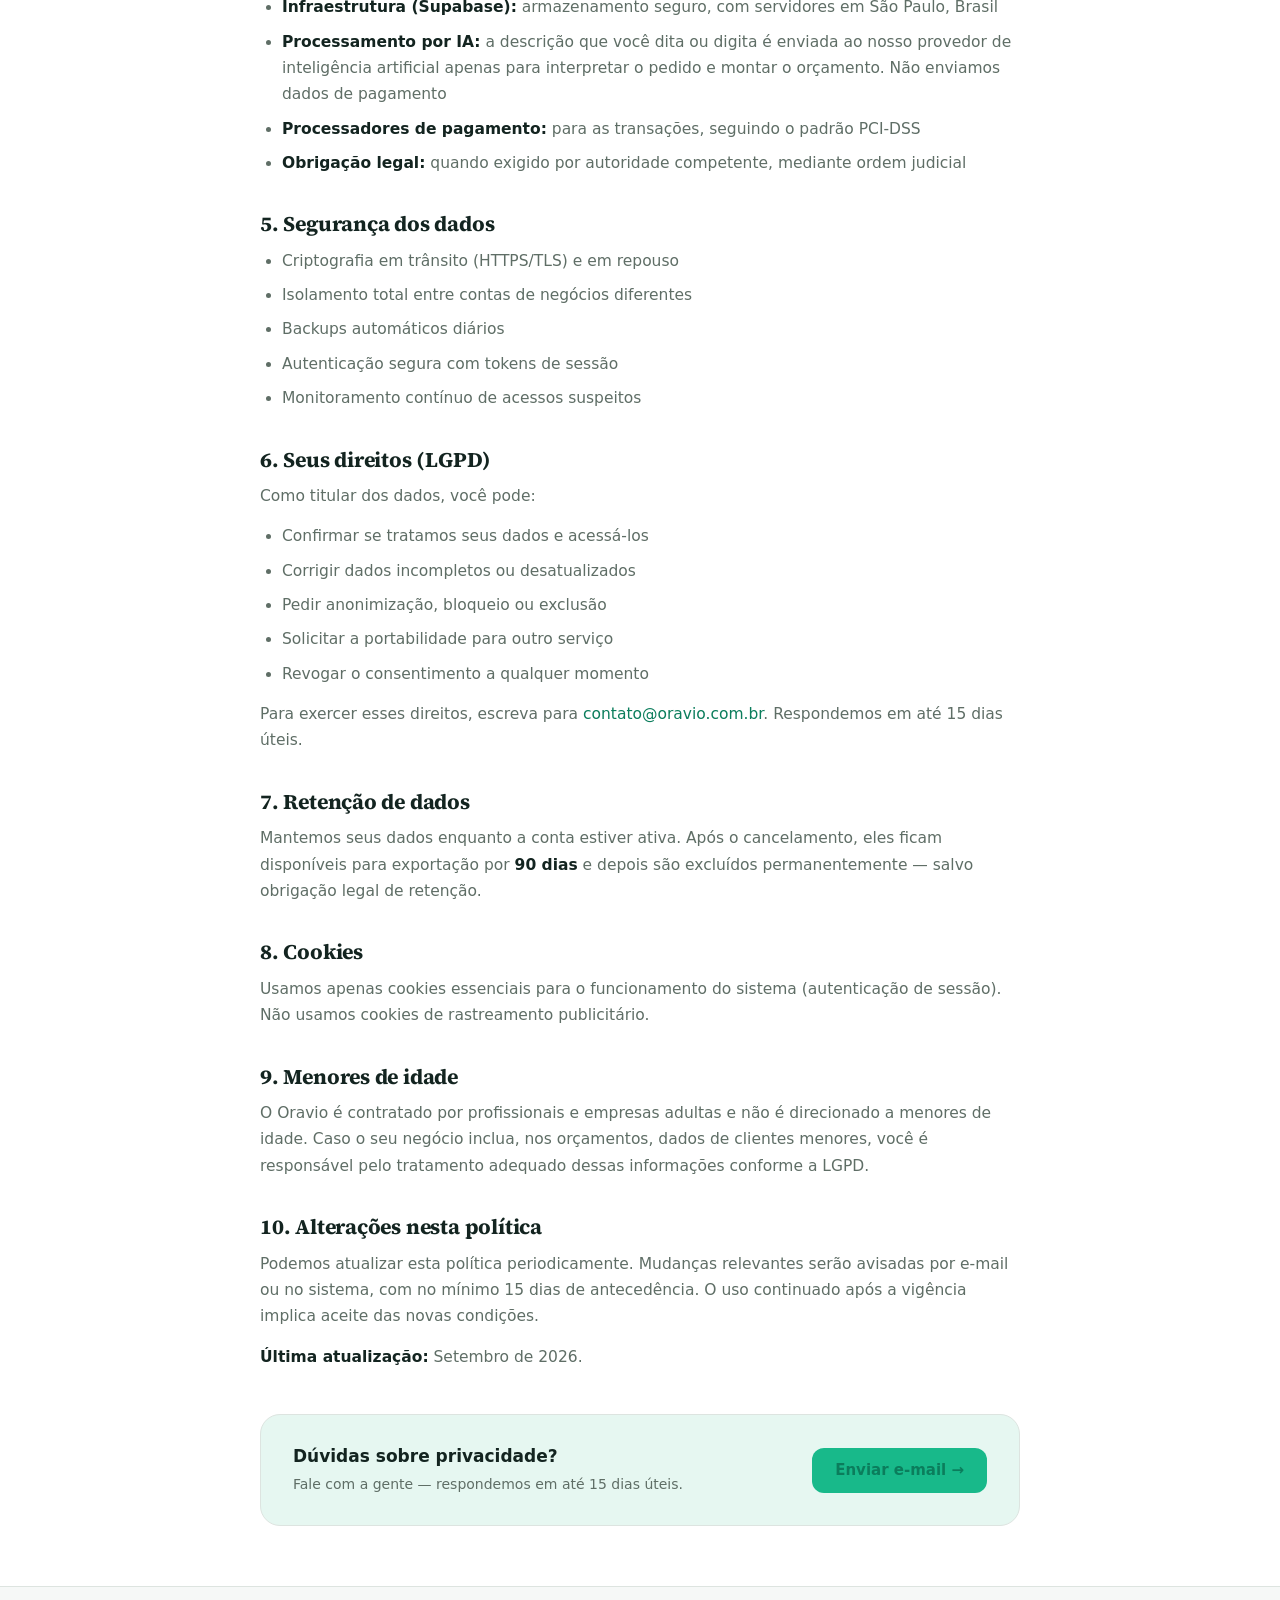
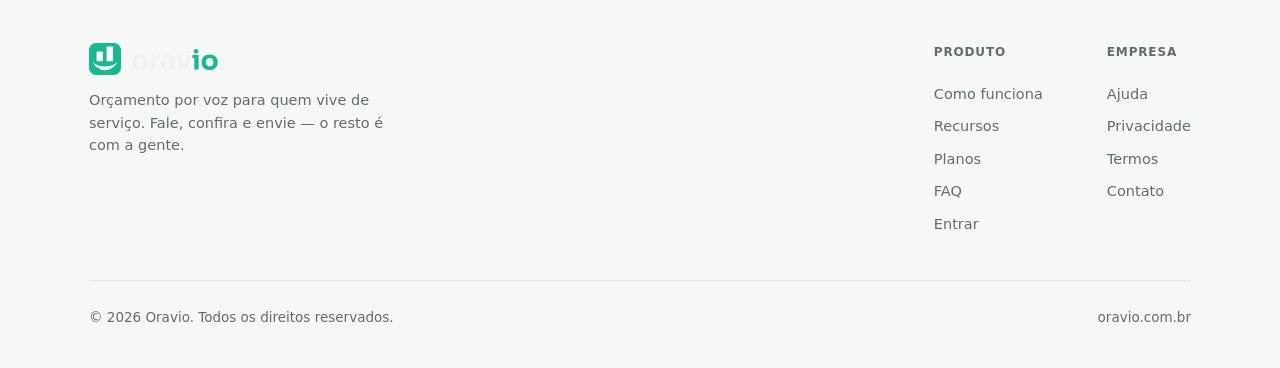
<file: Privacidade.html>
<!DOCTYPE html>
<html lang="pt-BR">
<head>
<meta charset="UTF-8">
<meta name="viewport" content="width=device-width, initial-scale=1.0">
<title>Política de Privacidade — Oravio</title>
<meta name="description" content="Como o Oravio coleta, usa e protege os seus dados, em conformidade com a LGPD.">
<link rel="preconnect" href="https://fonts.googleapis.com">
<link rel="preconnect" href="https://fonts.gstatic.com" crossorigin>
<link href="https://fonts.googleapis.com/css2?family=Inter:wght@400;500;600;700;800&display=swap" rel="stylesheet">
<link rel="stylesheet" href="estilo.css">
</head>
<body>
<header class="nav">
  <div class="wrap nav-inner">
    <a href="index.html" class="brand" aria-label="Oravio"><svg width="30" height="30" viewBox="0 0 512 512" aria-hidden="true"><path d="M 115.2 0 L 396.8 0 C 460.5056 0 512 51.4944 512 115.2 L 512 396.8 C 512 460.5056 460.5056 512 396.8 512 L 115.2 512 C 51.4944 512 0 460.5056 0 396.8 L 0 115.2 C 0 51.4944 51.4944 0 115.2 0 Z" fill="#18b98a"></path><rect x="120.7" y="137.2" width="102.6" height="153.6" rx="12" fill="#ffffff"></rect><rect x="281.8" y="54.5" width="102.6" height="236.2" rx="12" fill="#ffffff"></rect><path d="M56 299 C156 480 356 480 456 299 C356 404 156 404 56 299 Z" fill="#ffffff"></path></svg> <svg viewBox="77 465 248.181 60.823" width="81.6" height="20" fill="none" aria-hidden="true"><path d="M100.233 480.592C103.887 480.592 107.129 481.184 109.959 482.367C112.841 483.499 115.285 485.068 117.292 487.075C119.299 489.082 120.842 491.424 121.923 494.1C123.003 496.724 123.544 499.503 123.544 502.436V504.211C123.544 507.093 123.029 509.846 122 512.471C120.971 515.043 119.453 517.333 117.446 519.34C115.491 521.347 113.072 522.942 110.19 524.126C107.309 525.258 103.99 525.823 100.233 525.823C96.5285 525.823 93.2351 525.258 90.3535 524.126C87.4719 522.942 85.0274 521.347 83.0205 519.34C81.0653 517.333 79.5731 515.043 78.5439 512.471C77.5148 509.846 77 507.093 77 504.211V502.436C77 499.503 77.5148 496.724 78.5439 494.1C79.6246 491.424 81.168 489.082 83.1748 487.075C85.2331 485.068 87.7034 483.499 90.585 482.367C93.4666 481.184 96.6828 480.592 100.233 480.592ZM100.233 491.012C97.9693 491.012 96.0138 491.552 94.3672 492.633C92.7205 493.713 91.4598 495.181 90.585 497.033C89.7617 498.834 89.3496 500.944 89.3496 503.362C89.3496 505.626 89.7617 507.685 90.585 509.537C91.4083 511.39 92.6434 512.83 94.29 513.859C95.9367 514.889 97.9178 515.403 100.233 515.403C102.652 515.403 104.659 514.889 106.254 513.859C107.849 512.83 109.059 511.39 109.882 509.537C110.757 507.685 111.194 505.626 111.194 503.362C111.194 500.944 110.757 498.834 109.882 497.033C109.007 495.181 107.746 493.713 106.1 492.633C104.504 491.552 102.549 491.012 100.233 491.012Z" fill="#eef3f0" fill-rule="evenodd" clip-rule="evenodd"></path><path d="M179.71 481.363C184.032 481.363 187.661 481.981 190.594 483.216C193.578 484.451 195.842 486.329 197.386 488.851C198.929 491.321 199.701 494.511 199.701 498.422V524.357H189.898V516.205C189.554 517.292 189.117 518.285 188.586 519.186C187.454 521.192 185.859 522.736 183.801 523.816C181.794 524.897 179.324 525.438 176.391 525.438C173.355 525.437 170.679 524.897 168.363 523.816C166.099 522.736 164.324 521.192 163.037 519.186C161.751 517.127 161.107 514.683 161.107 511.853C161.107 508.765 161.906 506.243 163.501 504.288C165.096 502.281 167.334 500.815 170.216 499.889C173.097 498.911 176.416 498.422 180.173 498.422H187.814V498.268C187.814 496.106 187.3 494.486 186.271 493.405C185.241 492.325 183.595 491.784 181.331 491.784C180.199 491.784 178.706 491.81 176.854 491.861C175.001 491.913 173.097 491.99 171.142 492.093C169.186 492.196 167.411 492.298 165.816 492.401V481.981C167 481.879 168.389 481.776 169.984 481.673C171.579 481.57 173.226 481.492 174.924 481.44C176.622 481.389 178.218 481.363 179.71 481.363ZM180.096 505.292C177.934 505.292 176.262 505.832 175.078 506.913C173.946 507.942 173.381 509.357 173.381 511.158C173.381 512.856 173.946 514.246 175.078 515.326C176.262 516.355 177.934 516.87 180.096 516.87C181.485 516.87 182.72 516.638 183.801 516.175C184.933 515.66 185.859 514.811 186.579 513.628C187.299 512.444 187.712 510.798 187.814 508.688V505.292H180.096Z" fill="#eef3f0" fill-rule="evenodd" clip-rule="evenodd"></path><path d="M158.252 492.17H155.165C151.769 492.17 149.144 493.096 147.292 494.948C145.439 496.749 144.513 499.375 144.513 502.822V524.357H132.163V482.059H141.966V496.02C142.435 492.034 143.619 488.821 145.517 486.381C148.09 483.139 151.795 481.519 156.632 481.519H158.252V492.17Z" fill="#eef3f0"></path><path d="M226.687 514.091H228.513L236.287 482.059H248.174L237.213 524.357H217.607L204.949 482.059H217.685L226.687 514.091Z" fill="#eef3f0"></path><path d="M301.87 480.592C305.524 480.592 308.766 481.184 311.596 482.367C314.477 483.499 316.922 485.068 318.929 487.075C320.936 489.082 322.479 491.424 323.56 494.1C324.64 496.724 325.181 499.503 325.181 502.436V504.211C325.181 507.093 324.666 509.846 323.637 512.471C322.608 515.043 321.09 517.333 319.083 519.34C317.128 521.347 314.709 522.942 311.827 524.126C308.946 525.258 305.626 525.823 301.87 525.823C298.165 525.823 294.872 525.258 291.99 524.126C289.109 522.942 286.664 521.347 284.657 519.34C282.702 517.333 281.21 515.043 280.181 512.471C279.151 509.846 278.637 507.093 278.637 504.211V502.436C278.637 499.503 279.152 496.724 280.181 494.1C281.261 491.424 282.805 489.082 284.812 487.075C286.87 485.068 289.34 483.499 292.222 482.367C295.103 481.184 298.32 480.592 301.87 480.592ZM296.004 492.633C297.651 491.552 299.606 491.012 301.87 491.012C304.186 491.012 306.141 491.552 307.736 492.633C309.383 493.713 310.644 495.181 311.519 497.033C312.393 498.834 312.831 500.944 312.831 503.362C312.831 505.626 312.393 507.685 311.519 509.537C310.695 511.39 309.486 512.83 307.891 513.859C306.295 514.888 304.289 515.403 301.87 515.403C299.555 515.403 297.573 514.889 295.927 513.859C294.28 512.83 293.045 511.39 292.222 509.537C291.398 507.685 290.987 505.626 290.987 503.362C290.987 500.944 291.398 498.834 292.222 497.033C293.096 495.181 294.357 493.713 296.004 492.633Z" fill="#18b98a" fill-rule="evenodd" clip-rule="evenodd"></path><path d="M269.839 524.357H257.489V491.167H251.854V482.059H269.839V524.357Z" fill="#18b98a"></path><path d="M262.274 465C264.59 465 266.289 465.618 267.369 466.853C268.501 468.036 269.067 469.58 269.067 471.483C269.067 473.336 268.501 474.88 267.369 476.115C266.289 477.299 264.59 477.891 262.274 477.891C259.959 477.891 258.235 477.299 257.103 476.115C256.022 474.88 255.481 473.336 255.481 471.483C255.482 469.58 256.022 468.036 257.103 466.853C258.235 465.618 259.959 465 262.274 465Z" fill="#18b98a"></path></svg></a>
    <nav class="nav-links">
      <a href="index.html#como">Como funciona</a>
      <a href="index.html#recursos">Recursos</a>
      <a href="index.html#planos">Planos</a>
      <a href="index.html#faq">FAQ</a>
    </nav>
    <div class="nav-cta">
      <a href="https://app.oravio.com.br" class="btn btn-ghost">Entrar</a>
      <a href="https://app.oravio.com.br" class="btn btn-primary">Testar grátis</a>
      <button class="hamburger" id="ham" aria-label="Abrir menu"><span></span><span></span><span></span></button>
    </div>
  </div>
  <div class="mobile-menu" id="mob">
    <a href="index.html#como">Como funciona</a>
    <a href="index.html#recursos">Recursos</a>
    <a href="index.html#planos">Planos</a>
    <a href="index.html#faq">FAQ</a>
    <a href="https://app.oravio.com.br">Entrar</a>
    <a href="https://app.oravio.com.br" class="btn btn-primary">Testar grátis</a>
  </div>
</header>
<section class="page-top">
  <div class="wrap">
    <span class="eyebrow"><span class="d"></span>Privacidade</span>
    <h1>Seus dados estão seguros aqui</h1>
    <div class="page-meta">Última atualização: Setembro de 2026 · Em conformidade com a LGPD</div>
  </div>
</section>

<div class="wrap"><div class="doc">
  <div class="doc-highlight"><p>Esta Política de Privacidade descreve como o <strong>Oravio</strong> coleta, usa e protege as informações dos seus usuários, em conformidade com a <strong>Lei Geral de Proteção de Dados (Lei nº 13.709/2018 — LGPD)</strong>.</p></div>

  <h2>1. Quem somos</h2>
  <p>O Oravio é uma plataforma de orçamento por voz e texto para negócios de serviço, operada por <span class="ph">[razão social / responsável legal]</span>, inscrita no CNPJ <span class="ph">[CNPJ, se houver]</span>, em <span class="ph">[cidade/UF]</span>. Para dúvidas sobre esta política, fale pelo e-mail <a href="mailto:contato@oravio.com.br">contato@oravio.com.br</a>.</p>

  <h2>2. Dados que coletamos</h2>
  <p><strong>Fornecidos por você</strong></p>
  <ul>
    <li>Nome e e-mail (cadastro e login)</li>
    <li>Nome do seu negócio, cidade e estado</li>
    <li>A sua tabela de preços e o catálogo de serviços que você cadastra</li>
    <li>Dados dos seus clientes incluídos nos orçamentos (como nome e contato)</li>
    <li>Os orçamentos que você gera e o histórico deles</li>
    <li>Informações de pagamento (processadas por terceiros — nunca guardamos dados de cartão)</li>
  </ul>
  <p><strong>Coletados automaticamente</strong></p>
  <ul>
    <li>Endereço IP e navegador, para segurança e diagnóstico</li>
    <li>Páginas acessadas e horário de acesso</li>
    <li>Tipo de dispositivo usado</li>
  </ul>

  <h2>3. Como usamos seus dados</h2>
  <p>Usamos suas informações apenas para:</p>
  <ul>
    <li>Manter o funcionamento do sistema</li>
    <li>Interpretar as descrições que você dita ou digita e montar os orçamentos</li>
    <li>Processar pagamentos e emitir cobranças</li>
    <li>Enviar comunicações sobre sua conta (confirmações, alertas, suporte)</li>
    <li>Melhorar o produto com base no uso agregado e anonimizado</li>
    <li>Cumprir obrigações legais</li>
  </ul>
  <p><strong>Não vendemos, alugamos nem compartilhamos seus dados pessoais com terceiros para fins comerciais.</strong></p>

  <h2>4. Compartilhamento de dados</h2>
  <p>Seus dados podem ser compartilhados somente nestas situações:</p>
  <ul>
    <li><strong>Infraestrutura (Supabase):</strong> armazenamento seguro, com servidores em São Paulo, Brasil</li>
    <li><strong>Processamento por IA:</strong> a descrição que você dita ou digita é enviada ao nosso provedor de inteligência artificial apenas para interpretar o pedido e montar o orçamento. Não enviamos dados de pagamento</li>
    <li><strong>Processadores de pagamento:</strong> para as transações, seguindo o padrão PCI-DSS</li>
    <li><strong>Obrigação legal:</strong> quando exigido por autoridade competente, mediante ordem judicial</li>
  </ul>

  <h2>5. Segurança dos dados</h2>
  <ul>
    <li>Criptografia em trânsito (HTTPS/TLS) e em repouso</li>
    <li>Isolamento total entre contas de negócios diferentes</li>
    <li>Backups automáticos diários</li>
    <li>Autenticação segura com tokens de sessão</li>
    <li>Monitoramento contínuo de acessos suspeitos</li>
  </ul>

  <h2>6. Seus direitos (LGPD)</h2>
  <p>Como titular dos dados, você pode:</p>
  <ul>
    <li>Confirmar se tratamos seus dados e acessá-los</li>
    <li>Corrigir dados incompletos ou desatualizados</li>
    <li>Pedir anonimização, bloqueio ou exclusão</li>
    <li>Solicitar a portabilidade para outro serviço</li>
    <li>Revogar o consentimento a qualquer momento</li>
  </ul>
  <p>Para exercer esses direitos, escreva para <a href="mailto:contato@oravio.com.br">contato@oravio.com.br</a>. Respondemos em até 15 dias úteis.</p>

  <h2>7. Retenção de dados</h2>
  <p>Mantemos seus dados enquanto a conta estiver ativa. Após o cancelamento, eles ficam disponíveis para exportação por <strong>90 dias</strong> e depois são excluídos permanentemente — salvo obrigação legal de retenção.</p>

  <h2>8. Cookies</h2>
  <p>Usamos apenas cookies essenciais para o funcionamento do sistema (autenticação de sessão). Não usamos cookies de rastreamento publicitário.</p>

  <h2>9. Menores de idade</h2>
  <p>O Oravio é contratado por profissionais e empresas adultas e não é direcionado a menores de idade. Caso o seu negócio inclua, nos orçamentos, dados de clientes menores, você é responsável pelo tratamento adequado dessas informações conforme a LGPD.</p>

  <h2>10. Alterações nesta política</h2>
  <p>Podemos atualizar esta política periodicamente. Mudanças relevantes serão avisadas por e-mail ou no sistema, com no mínimo 15 dias de antecedência. O uso continuado após a vigência implica aceite das novas condições.</p>
  <p><strong>Última atualização:</strong> Setembro de 2026.</p>

  <div class="doc-cta">
    <div><strong>Dúvidas sobre privacidade?</strong><p>Fale com a gente — respondemos em até 15 dias úteis.</p></div>
    <a href="mailto:contato@oravio.com.br" class="btn btn-primary">Enviar e-mail →</a>
  </div>
</div></div>
<footer>
  <div class="wrap">
    <div class="foot-grid">
      <div class="foot-brand">
        <a href="index.html" class="brand"><svg width="32" height="32" viewBox="0 0 512 512" aria-hidden="true"><path d="M 115.2 0 L 396.8 0 C 460.5056 0 512 51.4944 512 115.2 L 512 396.8 C 512 460.5056 460.5056 512 396.8 512 L 115.2 512 C 51.4944 512 0 460.5056 0 396.8 L 0 115.2 C 0 51.4944 51.4944 0 115.2 0 Z" fill="#18b98a"></path><rect x="120.7" y="137.2" width="102.6" height="153.6" rx="12" fill="#ffffff"></rect><rect x="281.8" y="54.5" width="102.6" height="236.2" rx="12" fill="#ffffff"></rect><path d="M56 299 C156 480 356 480 456 299 C356 404 156 404 56 299 Z" fill="#ffffff"></path></svg> <svg viewBox="77 465 248.181 60.823" width="85.7" height="21" fill="none" aria-hidden="true"><path d="M100.233 480.592C103.887 480.592 107.129 481.184 109.959 482.367C112.841 483.499 115.285 485.068 117.292 487.075C119.299 489.082 120.842 491.424 121.923 494.1C123.003 496.724 123.544 499.503 123.544 502.436V504.211C123.544 507.093 123.029 509.846 122 512.471C120.971 515.043 119.453 517.333 117.446 519.34C115.491 521.347 113.072 522.942 110.19 524.126C107.309 525.258 103.99 525.823 100.233 525.823C96.5285 525.823 93.2351 525.258 90.3535 524.126C87.4719 522.942 85.0274 521.347 83.0205 519.34C81.0653 517.333 79.5731 515.043 78.5439 512.471C77.5148 509.846 77 507.093 77 504.211V502.436C77 499.503 77.5148 496.724 78.5439 494.1C79.6246 491.424 81.168 489.082 83.1748 487.075C85.2331 485.068 87.7034 483.499 90.585 482.367C93.4666 481.184 96.6828 480.592 100.233 480.592ZM100.233 491.012C97.9693 491.012 96.0138 491.552 94.3672 492.633C92.7205 493.713 91.4598 495.181 90.585 497.033C89.7617 498.834 89.3496 500.944 89.3496 503.362C89.3496 505.626 89.7617 507.685 90.585 509.537C91.4083 511.39 92.6434 512.83 94.29 513.859C95.9367 514.889 97.9178 515.403 100.233 515.403C102.652 515.403 104.659 514.889 106.254 513.859C107.849 512.83 109.059 511.39 109.882 509.537C110.757 507.685 111.194 505.626 111.194 503.362C111.194 500.944 110.757 498.834 109.882 497.033C109.007 495.181 107.746 493.713 106.1 492.633C104.504 491.552 102.549 491.012 100.233 491.012Z" fill="#eef3f0" fill-rule="evenodd" clip-rule="evenodd"></path><path d="M179.71 481.363C184.032 481.363 187.661 481.981 190.594 483.216C193.578 484.451 195.842 486.329 197.386 488.851C198.929 491.321 199.701 494.511 199.701 498.422V524.357H189.898V516.205C189.554 517.292 189.117 518.285 188.586 519.186C187.454 521.192 185.859 522.736 183.801 523.816C181.794 524.897 179.324 525.438 176.391 525.438C173.355 525.437 170.679 524.897 168.363 523.816C166.099 522.736 164.324 521.192 163.037 519.186C161.751 517.127 161.107 514.683 161.107 511.853C161.107 508.765 161.906 506.243 163.501 504.288C165.096 502.281 167.334 500.815 170.216 499.889C173.097 498.911 176.416 498.422 180.173 498.422H187.814V498.268C187.814 496.106 187.3 494.486 186.271 493.405C185.241 492.325 183.595 491.784 181.331 491.784C180.199 491.784 178.706 491.81 176.854 491.861C175.001 491.913 173.097 491.99 171.142 492.093C169.186 492.196 167.411 492.298 165.816 492.401V481.981C167 481.879 168.389 481.776 169.984 481.673C171.579 481.57 173.226 481.492 174.924 481.44C176.622 481.389 178.218 481.363 179.71 481.363ZM180.096 505.292C177.934 505.292 176.262 505.832 175.078 506.913C173.946 507.942 173.381 509.357 173.381 511.158C173.381 512.856 173.946 514.246 175.078 515.326C176.262 516.355 177.934 516.87 180.096 516.87C181.485 516.87 182.72 516.638 183.801 516.175C184.933 515.66 185.859 514.811 186.579 513.628C187.299 512.444 187.712 510.798 187.814 508.688V505.292H180.096Z" fill="#eef3f0" fill-rule="evenodd" clip-rule="evenodd"></path><path d="M158.252 492.17H155.165C151.769 492.17 149.144 493.096 147.292 494.948C145.439 496.749 144.513 499.375 144.513 502.822V524.357H132.163V482.059H141.966V496.02C142.435 492.034 143.619 488.821 145.517 486.381C148.09 483.139 151.795 481.519 156.632 481.519H158.252V492.17Z" fill="#eef3f0"></path><path d="M226.687 514.091H228.513L236.287 482.059H248.174L237.213 524.357H217.607L204.949 482.059H217.685L226.687 514.091Z" fill="#eef3f0"></path><path d="M301.87 480.592C305.524 480.592 308.766 481.184 311.596 482.367C314.477 483.499 316.922 485.068 318.929 487.075C320.936 489.082 322.479 491.424 323.56 494.1C324.64 496.724 325.181 499.503 325.181 502.436V504.211C325.181 507.093 324.666 509.846 323.637 512.471C322.608 515.043 321.09 517.333 319.083 519.34C317.128 521.347 314.709 522.942 311.827 524.126C308.946 525.258 305.626 525.823 301.87 525.823C298.165 525.823 294.872 525.258 291.99 524.126C289.109 522.942 286.664 521.347 284.657 519.34C282.702 517.333 281.21 515.043 280.181 512.471C279.151 509.846 278.637 507.093 278.637 504.211V502.436C278.637 499.503 279.152 496.724 280.181 494.1C281.261 491.424 282.805 489.082 284.812 487.075C286.87 485.068 289.34 483.499 292.222 482.367C295.103 481.184 298.32 480.592 301.87 480.592ZM296.004 492.633C297.651 491.552 299.606 491.012 301.87 491.012C304.186 491.012 306.141 491.552 307.736 492.633C309.383 493.713 310.644 495.181 311.519 497.033C312.393 498.834 312.831 500.944 312.831 503.362C312.831 505.626 312.393 507.685 311.519 509.537C310.695 511.39 309.486 512.83 307.891 513.859C306.295 514.888 304.289 515.403 301.87 515.403C299.555 515.403 297.573 514.889 295.927 513.859C294.28 512.83 293.045 511.39 292.222 509.537C291.398 507.685 290.987 505.626 290.987 503.362C290.987 500.944 291.398 498.834 292.222 497.033C293.096 495.181 294.357 493.713 296.004 492.633Z" fill="#18b98a" fill-rule="evenodd" clip-rule="evenodd"></path><path d="M269.839 524.357H257.489V491.167H251.854V482.059H269.839V524.357Z" fill="#18b98a"></path><path d="M262.274 465C264.59 465 266.289 465.618 267.369 466.853C268.501 468.036 269.067 469.58 269.067 471.483C269.067 473.336 268.501 474.88 267.369 476.115C266.289 477.299 264.59 477.891 262.274 477.891C259.959 477.891 258.235 477.299 257.103 476.115C256.022 474.88 255.481 473.336 255.481 471.483C255.482 469.58 256.022 468.036 257.103 466.853C258.235 465.618 259.959 465 262.274 465Z" fill="#18b98a"></path></svg></a>
        <p>Orçamento por voz para quem vive de serviço. Fale, confira e envie — o resto é com a gente.</p>
      </div>
      <div class="foot-cols">
        <div class="foot-col">
          <h4>Produto</h4>
          <a href="index.html#como">Como funciona</a>
          <a href="index.html#recursos">Recursos</a>
          <a href="index.html#planos">Planos</a>
          <a href="index.html#faq">FAQ</a>
          <a href="https://app.oravio.com.br">Entrar</a>
        </div>
        <div class="foot-col">
          <h4>Empresa</h4>
          <a href="ajuda.html">Ajuda</a>
          <a href="privacidade.html">Privacidade</a>
          <a href="termos.html">Termos</a>
          <a href="mailto:contato@oravio.com.br">Contato</a>
        </div>
      </div>
    </div>
    <div class="foot-bottom">
      <span>© 2026 Oravio. Todos os direitos reservados.</span>
      <span>oravio.com.br</span>
    </div>
  </div>
</footer>
</body>
</html>
</file>
<file: inicio.css>
/* ============================================================
   ORAVIO — página inicial v5 (10/11/2026): a página que converte.
   Plano no repositório do app: docs/planos/027-landing-conversao.md.

   O QUE ELA FAZ: uma promessa só (a do anúncio), uma DEMONSTRAÇÃO que a pessoa toca antes de
   criar conta, telas reais em quatro passos, o plano Grátis explicado como plano de verdade e
   dúvidas. Um botão só ("Criar conta grátis"), repetido, e barra fixa no celular.

   A CARA (v5.1, 10/11/2026, "tirar o aspecto de feito por IA"): a mesma do app, não a de um
   modelo de landing. Por isso:
   - títulos na Source Serif 4, a serifa do app (só de 20px pra cima, a regra do app em
     docs/marca-temas.md); o resto na fonte do sistema, como no app;
   - uma peça só chama atenção: a FOLHA do orçamento se montando na demonstração. O resto
     é quieto: sem etiqueta em cima de título, sem pedaço de título colorido, sem frases
     soltas com "·", sem fileira de cartões iguais com ícone, sem sombra cinza em tudo;
   - número só onde há sequência de verdade (os passos e a linha do tempo da conta).

   Só a home usa este arquivo. As outras páginas (planos, ajuda, artigos, termos) continuam no
   estilo.css; os tokens abaixo são os mesmos de lá, que por sua vez vêm do app
   (src/app/globals.css). Regras herdadas que valem aqui:
   - 1rem = 10px (a régua do html), nada de px novo fora linha de 1px;
   - --green só PREENCHE; texto e ícone verdes usam --green-text;
   - o tema segue o aparelho, sem botão.
   ============================================================ */
:root{
  color-scheme:light;
  --bg:#ffffff; --surface:#f6f8f7; --superficie:#ffffff;
  --line:#dde4e0; --line-suave:rgba(19,36,32,.08);
  --green:#18b98a; --green-text:#0b7d5c; --green-fill:#e6f7f1; --on-green:#132420;
  --text:#132420; --muted:#5f6e66;
  --seg-ativo:#ffffff;
  --papel-sombra:0 .1rem .2rem rgba(19,36,32,.06),0 1.2rem 3.2rem -1.2rem rgba(19,36,32,.22);
  --entra:cubic-bezier(.2,0,0,1);
  --font-sans:-apple-system,BlinkMacSystemFont,system-ui,"Segoe UI",Roboto,"Helvetica Neue","Noto Sans",Arial,sans-serif;
  --font-titulo:'Source Serif 4',Georgia,var(--font-sans);
  --maxw:112rem;
  /* O celular da demonstração é MATERIAL, não tema: o mesmo aro de metal verde-prata e o mesmo
     vidro preto do aparelho 3D dos passos, nos dois temas. Só a sombra no chão muda. */
  --fone-metal:linear-gradient(140deg,#eef3f1 0%,#b4c4bd 24%,#e3ebe7 50%,#9cafa6 76%,#dbe4e0 100%);
  --fone-vidro:#070a09; --fone-camera:#020303; --fone-lente:#1c2622;
  --fone-chao:rgba(19,36,32,.3);
  --dica-fundo:#132420; --dica-texto:#ffffff;
}
@media (prefers-color-scheme:dark){
  :root{
    color-scheme:dark;
    --bg:#0b100e; --surface:#141c19; --superficie:#1e2824;
    --line:#2d3d37; --line-suave:rgba(45,61,55,.6);
    --green:#2de0ac; --green-text:#2de0ac; --green-fill:#0f3629;
    --text:#eef3f0; --muted:#9fb0a8;
    --seg-ativo:#2d3d37;
    --papel-sombra:0 .1rem .2rem rgba(0,0,0,.4),0 1.6rem 4rem -1.6rem rgba(0,0,0,.8);
    --fone-chao:rgba(0,0,0,.8);
    --dica-fundo:#eef3f0; --dica-texto:#0b100e;
  }
}
/* Só 600 e 700, latin: os pesos que o app usa (src/app/layout.tsx). Licença em fonts/SourceSerif4-OFL.txt. */
@font-face{font-family:'Source Serif 4';font-style:normal;font-weight:600 700;font-display:swap;src:url(fonts/source-serif-4-latin.woff2) format('woff2');unicode-range:U+0000-00FF,U+0131,U+0152-0153,U+02BB-02BC,U+02C6,U+02DA,U+02DC,U+0304,U+0308,U+0329,U+2000-206F,U+20AC,U+2122,U+2191,U+2193,U+2212,U+2215,U+FEFF,U+FFFD}

*{box-sizing:border-box;margin:0;padding:0}
html{font-size:62.5%;font-size:clamp(62.5%, min(62.5% + (100vw - 1440px) * .003125, 62.5% + (100vh - 650px) * .005), 81.25%);scroll-behavior:smooth;accent-color:var(--green)}
body{font-family:var(--font-sans);font-size:1.6rem;line-height:1.55;background:var(--bg);color:var(--text);-webkit-font-smoothing:antialiased;overflow-x:hidden}
::selection{background:var(--green-fill);color:var(--text)}
h1,h2{font-family:var(--font-titulo);font-weight:600;letter-spacing:-.015em;line-height:1.12;text-wrap:balance}
h3{font-weight:600;line-height:1.3;text-wrap:balance}
p{text-wrap:pretty}
a{color:inherit;text-underline-offset:.3rem;text-decoration-thickness:1px}
img{display:block;max-width:100%;height:auto}
button{font:inherit;color:inherit}
:focus-visible{outline:.2rem solid var(--green);outline-offset:.3rem;border-radius:.4rem}
.wrap{max-width:var(--maxw);margin:0 auto;padding:0 2rem}
.so-leitor{position:absolute;width:1px;height:1px;overflow:hidden;clip:rect(0 0 0 0);white-space:nowrap}

/* ---------- Botões ---------- */
.btn{display:inline-flex;align-items:center;justify-content:center;gap:.8rem;min-height:5.2rem;padding:0 2.6rem;border-radius:1.2rem;border:1px solid transparent;font-weight:700;font-size:1.6rem;line-height:1.2;text-decoration:none;cursor:pointer;transition-property:scale,background-color,border-color;transition-duration:.15s;transition-timing-function:ease-out}
.btn:active{scale:.96}
.btn-primario{background:var(--green);color:var(--on-green)}
.btn-primario:hover{background:color-mix(in oklch,var(--green) 88%,var(--text))}
.btn-contorno{background:transparent;border-color:var(--line);color:var(--text);font-weight:600}
.btn-contorno:hover{border-color:var(--text)}
.btn-largo{width:100%}
.garantia{margin-top:1.4rem;font-size:1.5rem;color:var(--muted);max-width:44rem}

/* ---------- Cabeçalho: marca e "Entrar". Sem menu: cada link a mais é uma saída. ---------- */
.topo{position:sticky;top:0;z-index:20;background:var(--bg);border-bottom:1px solid var(--line-suave)}
.topo-dentro{display:flex;align-items:center;justify-content:space-between;gap:1.6rem;min-height:6.4rem}
.marca{display:inline-flex;align-items:center;gap:.8rem;color:var(--text);text-decoration:none}
.topo-links{display:flex;align-items:center;gap:2.4rem;font-size:1.5rem}
.topo-links a{text-decoration:none;color:var(--muted)}
.topo-links a:hover{color:var(--text)}
.topo-links .btn{min-height:4.4rem;padding:0 1.8rem;font-size:1.5rem;color:var(--text)}
.so-largo{display:none}
@media (min-width:761px){.so-largo{display:inline}}

/* ---------- Herói: promessa + demonstração ---------- */
.heroi{padding:4rem 0 6.4rem}
.heroi-grade{display:grid;gap:4rem;align-items:start}
@media (min-width:960px){
  .heroi{padding:8rem 0 9.6rem}
  .heroi-grade{grid-template-columns:1.15fr .85fr;gap:6.4rem;align-items:start}
  .heroi-texto{padding-top:4rem}
}
.heroi h1{font-size:clamp(3.4rem,8.8vw,5.4rem)}
.heroi-apoio{margin-top:2rem;font-size:1.8rem;color:var(--muted);max-width:50rem}
.heroi-acao{margin-top:3.2rem}
@media (max-width:480px){.heroi-acao .btn{width:100%}}

/* ---------- A demonstração ----------
   Um orçamento de exemplo, montado na hora, SEM conta e SEM IA (dados fixos no demo.js).
   Desde 13/11/2026 (v5.2) ela acontece DENTRO de um celular com a cara da Início do app: a
   mensagem do cliente chega como notificação, a FOLHA se monta no meio e o campo de falar fica
   no pé, como no app. Antes era uma caixa cinza com rótulos ("O cliente pergunta no
   WhatsApp:") e parecia um formulário do site. A folha continua a única peça com sombra de
   papel; o aparelho só tem a sombra de contato no chão, como os dos passos. */
.demo{width:100%;max-width:34rem;margin-inline:auto}
.demo-titulo{font-family:var(--font-titulo);font-size:2.2rem;font-weight:700;letter-spacing:-.01em;text-align:center}

/* Os ramos: controle segmentado, como os do app. */
.ramos{display:grid;grid-template-columns:repeat(3,1fr);gap:.4rem;margin-top:1.6rem;padding:.4rem;background:var(--line-suave);border-radius:1.4rem}
.ramo{min-height:4.4rem;padding:0 .8rem;border-radius:1rem;border:0;background:transparent;font-size:1.5rem;font-weight:600;color:var(--muted);cursor:pointer;transition-property:background-color,color,scale;transition-duration:.15s;transition-timing-function:ease-out}
.ramo:hover{color:var(--text)}
.ramo:active{scale:.96}
.ramo[aria-pressed="true"]{background:var(--seg-ativo);color:var(--text);box-shadow:0 .1rem .3rem rgba(19,36,32,.12)}

/* O CELULAR, de frente (dá para tocar), no material do aparelho 3D dos passos. No celular de
   quem visita o vidro é fino, para a tela não perder largura; no computador, o aparelho
   inteiro. Raios CONCÊNTRICOS: o de fora é o da tela + o vidro + o aro. */
.celular{--aro:.25rem;--vidro:.6rem;--canto-tela:3.2rem;position:relative;margin-top:2rem;padding:var(--vidro);border:var(--aro) solid transparent;border-radius:calc(var(--canto-tela) + var(--vidro) + var(--aro));background:linear-gradient(var(--fone-vidro),var(--fone-vidro)) padding-box,var(--fone-metal) border-box}
@media (min-width:960px){.celular{--aro:.35rem;--vidro:1rem}}
.celular::after{content:"";position:absolute;z-index:-1;left:12%;right:12%;bottom:-2rem;height:3rem;border-radius:50%;background:radial-gradient(closest-side,var(--fone-chao),transparent);filter:blur(.8rem)}
/* A altura mínima já guarda o pedido de quatro linhas: o campo cresce para cima, no vão entre a
   folha e ele, e o aparelho não estica enquanto o pedido aparece. */
.tela{position:relative;display:flex;flex-direction:column;min-height:64rem;border-radius:var(--canto-tela);background:var(--surface);overflow:hidden}
.tela::before{content:"";position:absolute;top:1.15rem;left:50%;width:1.1rem;height:1.1rem;margin-left:-.55rem;border-radius:50%;background:var(--fone-camera);box-shadow:inset 0 0 0 .2rem var(--fone-lente)}
.tela-status{display:flex;justify-content:space-between;align-items:center;padding:.9rem 2.2rem .2rem 2.6rem;font-size:1.25rem;font-weight:600;font-variant-numeric:tabular-nums}
.tela-status svg{width:5.2rem;height:1.2rem}

/* A mensagem do cliente chega como notificação do WhatsApp, no topo, como num celular de verdade. */
.notificacao{display:grid;grid-template-columns:3.4rem 1fr;column-gap:1rem;margin:.8rem .8rem 0;padding:1rem 1.2rem 1.1rem;background:var(--superficie);border-radius:2.4rem;box-shadow:0 0 0 1px var(--line-suave),0 .4rem 1.2rem -.6rem rgba(19,36,32,.25)}
.notif-avatar{grid-row:1 / span 2;display:grid;place-items:center;width:3.4rem;height:3.4rem;border-radius:50%;background:var(--green-fill);color:var(--green-text);font-weight:700;font-size:1.4rem}
.notif-topo{display:flex;justify-content:space-between;align-items:baseline;gap:.8rem;font-size:1.3rem;line-height:1.4}
.notif-topo span{font-size:1.2rem;color:var(--muted)}
.notif-texto{font-size:1.35rem;line-height:1.4}

/* "Procurando na sua tabela" aparece DENTRO da folha, no lugar dos itens: sem linha reservada fora. */
.procurando{position:absolute;inset:0 0 auto;min-height:15.6rem;display:grid;place-items:center;text-align:center;font-size:1.3rem;color:var(--muted);pointer-events:none}

/* A FOLHA do orçamento. O espaço do resultado é reservado desde o início (visibility, não
   display): os itens entram sem empurrar nada. Os três exemplos têm três itens cada. */
.folha{margin:1.2rem 1rem 1.6rem;background:var(--superficie);border-radius:.6rem;padding:1.4rem 1.4rem 1.6rem;box-shadow:var(--papel-sombra)}
.folha-cabeca{display:flex;justify-content:space-between;align-items:baseline;gap:1rem;padding-bottom:1rem;border-bottom:1px solid var(--text)}
.folha-titulo{font-family:var(--font-titulo);font-size:2rem;font-weight:700;letter-spacing:-.01em}
.folha-cliente{font-size:1.3rem;color:var(--muted);text-align:right}
.resultado{position:relative}
.itens{list-style:none;min-height:15.6rem}
.item{display:grid;grid-template-columns:2.4rem 1fr auto;gap:.6rem;align-items:baseline;padding:.8rem 0;border-bottom:1px solid var(--line-suave);font-size:1.3rem;line-height:1.4;opacity:0;transform:translateY(.8rem);filter:blur(4px);transition-property:opacity,transform,filter;transition-duration:.3s;transition-timing-function:var(--entra)}
.item.entra{opacity:1;transform:none;filter:none}
.item-qtd{color:var(--muted);font-variant-numeric:tabular-nums}
.item-preco{font-variant-numeric:tabular-nums;white-space:nowrap}
.itens-vazio{position:absolute;inset:0 0 auto;min-height:15.6rem;display:grid;place-items:center;text-align:center;text-wrap:balance;font-size:1.3rem;color:var(--muted);padding:0 1.6rem}
.demo.montando .itens-vazio,.demo.pronto .itens-vazio{display:none}
.total{display:flex;justify-content:space-between;align-items:baseline;padding-top:1.2rem;visibility:hidden}
.demo.montando .total,.demo.pronto .total{visibility:visible}
.total span{font-size:1.3rem;color:var(--muted)}
.total strong{font-family:var(--font-titulo);font-size:2.6rem;font-weight:700;font-variant-numeric:tabular-nums;letter-spacing:-.01em}

/* O campo de falar, no pé da tela como no app (o margin-top:auto o encosta embaixo). O botão do
   microfone é o "Montar"; o raio do campo é o do botão + o respiro (2,2 + 0,6). */
.campo{position:relative;display:flex;align-items:flex-end;gap:.8rem;margin:auto .8rem 0;padding:.6rem .6rem .6rem 1.4rem;background:var(--superficie);border:1px solid var(--line);border-radius:2.8rem}
.frase{flex:1;min-width:0;align-self:center;padding:.4rem 0;font-size:1.35rem;line-height:1.45}
.frase-texto:empty::before{content:"Descreva o orçamento…";color:var(--muted)}
.btn-mic{flex:none;display:grid;place-items:center;width:4.4rem;height:4.4rem;border-radius:50%;border:0;background:var(--green);color:var(--on-green);cursor:pointer;transition-property:scale,background-color;transition-duration:.15s;transition-timing-function:ease-out}
.btn-mic:hover{background:color-mix(in oklch,var(--green) 88%,var(--text))}
.btn-mic:active{scale:.96}
.btn-mic:disabled{cursor:default}
.btn:disabled{opacity:.5;cursor:default}
/* O balão de dica aponta o microfone até o primeiro toque, como os recados do app. */
.dica{display:none;position:absolute;right:0;bottom:calc(100% + 1rem);max-width:22rem;padding:.7rem 1.2rem;border-radius:1.2rem;background:var(--dica-fundo);color:var(--dica-texto);font-size:1.3rem;font-weight:600;line-height:1.35;pointer-events:none}
.dica::after{content:"";position:absolute;top:100%;right:2.2rem;border:.6rem solid transparent;border-top-color:var(--dica-fundo)}
.js .demo.vivo:not(.montando):not(.pronto):not(.tocou) .dica{display:block;animation:dica-entra .3s var(--entra) .5s both}
@keyframes dica-entra{from{opacity:0;transform:translateY(.4rem)}}

/* A barra de abas da Início, só de enfeite (aria-hidden): é ela que diz "isto é o app". */
.tela-abas{display:flex;justify-content:space-around;align-items:center;margin-top:.8rem;padding:.8rem 1.2rem 1.4rem;background:var(--superficie);border-top:1px solid var(--line-suave);border-radius:0 0 var(--canto-tela) var(--canto-tela);color:var(--muted)}
.tela-abas svg{width:2.2rem;height:2.2rem}
.aba-ativa{display:inline-flex;align-items:center;gap:.6rem;padding:.7rem 1.4rem;border-radius:99rem;background:var(--green-fill);color:var(--green-text);font-size:1.3rem;font-weight:600}
.aba-ativa svg{width:2rem;height:2rem}

/* O convite só ocupa espaço quando aparece, embaixo do aparelho.
   Reservar o espaço dele deixava um vazio grande antes da montagem (visto no celular em 10/11). */
.fim{margin-top:3.2rem;display:none;text-align:center}
.demo.pronto .fim{display:block;animation:fim-entra .3s var(--entra) both}
@keyframes fim-entra{from{opacity:0;transform:translateY(.8rem)}}
.saidas{font-size:1.5rem;margin-bottom:1.4rem;text-wrap:balance}
.de-novo{display:block;margin:1rem auto 0;background:none;border:0;min-height:4.4rem;padding:0 1.2rem;font-size:1.4rem;color:var(--muted);text-decoration:underline;text-underline-offset:.3rem;cursor:pointer}
.demo-nota{font-size:1.3rem;color:var(--muted);margin-top:2.8rem;text-align:center;text-wrap:balance}
.demo.pronto .demo-nota{margin-top:1.2rem}

/* Sem JavaScript (a classe .js vem do <head>): mostra o exemplo pronto, parado. Com
   JavaScript, o demo.js limpa e a pessoa monta. */
html:not(.js) .btn-mic,html:not(.js) .demo .itens-vazio,html:not(.js) .de-novo{display:none}
html:not(.js) .item{opacity:1;transform:none;filter:none}
html:not(.js) .total{visibility:visible}
html:not(.js) .fim{display:block}
.js .demo:not(.vivo) .resultado,.js .demo:not(.vivo) .fim{visibility:hidden}

/* ---------- Seções ---------- */
.secao{padding:5.6rem 0}
@media (min-width:960px){.secao{padding:8.8rem 0}}
.secao-alt{background:var(--surface)}
.secao-cabeca{max-width:64rem;margin-bottom:4rem}
.secao-cabeca h2{font-size:clamp(2.8rem,6.4vw,4.2rem)}
.secao-cabeca p{margin-top:1.6rem;font-size:1.8rem;color:var(--muted)}

/* Quatro passos, com telas reais (dados fictícios: a oficina Ribeiro Auto Center). */
.passos{list-style:none;display:grid;gap:4rem;counter-reset:passo}
@media (min-width:761px){.passos{grid-template-columns:repeat(2,1fr);gap:5.6rem 4rem}}
@media (min-width:1100px){.passos{grid-template-columns:repeat(4,1fr);gap:3.2rem}}
.passo-tela{display:flex;justify-content:center;align-items:flex-end;height:36rem;margin-bottom:2.4rem}
/* O <picture> some do layout: senão a altura da caixa não chega à imagem e ela vaza por cima. */
.passo-tela picture{display:contents}
.passo-tela img{height:100%;width:auto;max-width:100%;object-fit:contain}
/* No celular, tela ao lado do texto: quatro passos empilhados com tela cheia davam quatro rolagens. */
@media (max-width:760px){
  .passos{gap:3.2rem}
  .passo{display:grid;grid-template-columns:11rem 1fr;grid-template-rows:auto auto auto 1fr;column-gap:1.8rem;align-items:start}
  .passo-tela{grid-column:1;grid-row:1 / span 4;height:21rem;margin:0}
  .passo>:not(.passo-tela){grid-column:2}
  .passo-num{margin-top:1.6rem}
}
/* O número do passo é tipografia, não um selo: a mesma serifa dos títulos, em verde. */
.passo-num{display:block;font-family:var(--font-titulo);font-weight:700;font-size:3.2rem;line-height:1;color:var(--green-text);margin-bottom:.8rem;font-variant-numeric:lining-nums}
.passo h3{font-family:var(--font-titulo);font-weight:700;font-size:2.2rem;letter-spacing:-.01em}
.passo p{margin-top:.6rem;color:var(--muted)}
.passo-link{display:inline-flex;align-items:center;min-height:4.4rem;color:var(--green-text);font-weight:600}

/* ---------- O Grátis ---------- */
/* O que o Grátis faz e o que o pago acrescenta: duas colunas e uma linha entre elas, sem cartão. */
.comparar{display:grid;gap:4rem}
@media (min-width:761px){.comparar{grid-template-columns:1fr 1fr;gap:0}.comparar-pago{border-left:1px solid var(--line);padding-left:4rem}.comparar-col:first-child{padding-right:4rem}}
.comparar h3{font-size:1.8rem;display:flex;flex-direction:column;gap:.2rem}
.comparar .preco{font-family:var(--font-titulo);font-weight:700;font-size:3rem;letter-spacing:-.01em;line-height:1.2;order:2}
.comparar-pago .preco{font-family:var(--font-sans);font-weight:600;font-size:1.8rem;color:var(--muted);line-height:1.5}
.comparar ul{list-style:none;margin-top:2rem}
.comparar li{position:relative;padding:1rem 0 1rem 2.8rem;border-top:1px solid var(--line-suave)}
.comparar li::before{content:"";position:absolute;left:.2rem;top:1.65rem;width:1.2rem;height:.6rem;border-left:.2rem solid var(--green-text);border-bottom:.2rem solid var(--green-text);rotate:-45deg}
.comparar-pago li::before{width:1rem;height:1rem;top:1.6rem;left:.3rem;border:0;rotate:0deg;background:linear-gradient(var(--muted),var(--muted)) center/100% .2rem no-repeat,linear-gradient(var(--muted),var(--muted)) center/.2rem 100% no-repeat}
.gratis-pe{margin-top:3.2rem;display:flex;flex-wrap:wrap;gap:1.2rem 3.2rem;align-items:center;font-size:1.6rem}
.gratis-pe a{color:var(--green-text);font-weight:600;min-height:4.4rem;display:inline-flex;align-items:center}

/* Dúvidas. */
.duvidas{max-width:76rem}
.duvidas details{border-bottom:1px solid var(--line)}
.duvidas summary{list-style:none;display:flex;justify-content:space-between;align-items:center;gap:1.6rem;min-height:6.4rem;padding:1.4rem 0;font-weight:600;font-size:1.7rem;cursor:pointer}
.duvidas summary::-webkit-details-marker{display:none}
.duvidas summary svg{flex:none;color:var(--muted);transition:rotate .2s ease-out}
.duvidas details[open] summary svg{rotate:45deg}
.duvidas details p{padding:0 0 2rem;color:var(--muted);max-width:64rem}

/* Convite final. */
.final h2{font-size:clamp(3rem,7vw,4.8rem);max-width:72rem}
.final p{margin-top:1.6rem;color:var(--muted);font-size:1.8rem;max-width:56rem}
.final-acoes{margin-top:3.2rem;display:flex;flex-wrap:wrap;align-items:center;gap:1.2rem 3.2rem}
@media (max-width:480px){.final-acoes .btn{width:100%}}
.final-acoes a.zap{font-size:1.5rem;color:var(--muted);min-height:4.4rem;display:inline-flex;align-items:center}

/* Rodapé. */
.rodape{border-top:1px solid var(--line);padding:3.2rem 0 4rem;font-size:1.4rem;color:var(--muted)}
.rodape nav{display:flex;flex-wrap:wrap;gap:.4rem 2rem;margin-top:1.2rem}
.rodape a{text-decoration:none;min-height:4.4rem;display:inline-flex;align-items:center}
.rodape a:hover{color:var(--text)}

/* ---------- Barra fixa do celular ----------
   Aparece quando o botão do herói sai da tela e some quando o convite final entra (demo.js).
   Fundo SÓLIDO (o vidro saiu do app em 04/10 e não volta aqui). O rodapé reserva a altura dela
   para nada ficar escondido atrás. */
.barra{position:fixed;left:0;right:0;bottom:0;z-index:30;background:var(--superficie);border-top:1px solid var(--line);padding:1.2rem 2rem calc(1.2rem + env(safe-area-inset-bottom));transform:translateY(110%);transition:transform .3s var(--entra)}
.barra.visivel{transform:none}
@media (min-width:761px){.barra{display:none}}
@media (max-width:760px){.rodape{padding-bottom:calc(10rem + env(safe-area-inset-bottom))}}

/* ---------- Página da ordem de serviço (ordem-de-servico.html) ----------
   Telas reais do app, sem aparelho desenhado em volta: recorte da própria tela, com cantos
   arredondados e uma linha, para não destoar do papel da página. */
.heroi-tela{display:flex;justify-content:center}
.tela-os{border-radius:2.4rem;border:1px solid var(--line)}
.heroi-tela .tela-os{height:44rem;width:auto;max-width:100%}
@media (min-width:960px){.heroi-tela .tela-os{height:56rem}}
/* Passos só de texto: sem a coluna da tela que o .passo reserva no celular. */
.passos-texto .passo{display:block}
.duas-telas{display:grid;gap:4.8rem;justify-items:center}
@media (min-width:761px){.duas-telas{grid-template-columns:1fr 1fr;justify-items:center}}
.duas-telas figure{max-width:36rem;text-align:left}
.duas-telas .passo-tela{height:46rem;margin-bottom:2rem}
.duas-telas figcaption{color:var(--muted);font-size:1.6rem}
.duas-telas figcaption strong{color:var(--text)}
/* Dois planos pagos lado a lado: os dois com o mesmo peso (o .comparar-pago da home rebaixa o segundo). */
@media (min-width:761px){.comparar-segunda{border-left:1px solid var(--line);padding-left:4rem}}
.lado-a-lado{display:grid;gap:3.2rem;max-width:88rem}
@media (min-width:761px){.lado-a-lado{grid-template-columns:1fr 1fr;gap:6.4rem}}
.lado-a-lado h3{font-family:var(--font-titulo);font-weight:700;font-size:2.2rem;letter-spacing:-.01em}
.lado-a-lado p{margin-top:.8rem;color:var(--muted)}

/* ---------- Menos movimento ---------- */
@media (prefers-reduced-motion:reduce){
  html{scroll-behavior:auto}
  .item{transform:none;filter:none;transition-property:opacity;transition-duration:.15s}
  .demo.pronto .fim,.js .demo.vivo .dica{animation:none}
  .barra{transition:none}
  .btn:active,.ramo:active,.btn-mic:active{scale:1}
}
</file>
<file: estilo.css>
/* ============================================================
     ORAVIO — landing v4 (três passos)
     Tokens do app (src/app/globals.css) · Sora nos títulos, fonte do sistema no texto
     Emoção-alvo: ALÍVIO
       #18b98a = verde da MARCA (símbolo + "io")
       verde de AÇÃO: #18b98a no claro, #2de0ac no escuro
     Sem gradiente colorido, sem neon, sem sombra colorida.

     O índice é: herói → passo 1 Fale → passo 2 Confira → passo 3 Envie → CTA.
     Cada afirmação do produto mora em UM passo só; foi assim que a repetição
     da v3 (sete "sem custo", quatro "não inventa preço") deixou de existir.

     .band / .band-head / .kicker / .features / .feat / .faq continuam aqui
     porque ajuda.html usa — não são sobra do índice.
     ============================================================ */
  /* A PÁGINA SEGUE O APARELHO. O claro é o padrão (navegador sem preferência também
     cai nele) e o escuro entra pela media query logo abaixo: a landing não tem botão
     de tema, então existe UM mecanismo só, o do sistema. O app é diferente (troca por
     classe `.dark`, porque lá a pessoa pode escolher o contrário do aparelho).

     Os valores vêm do bloco claro/escuro de src/app/globals.css. Os nomes aqui são do
     PAPEL na página, não do token do app:
       --bg           a página                       (app: --color-card no claro, --color-bg no escuro)
       --surface      cartão, balão, caixa           (--color-sidebar / --color-card)
       --surface-alt  rodapé e faixas secundárias    (--color-sidebar)
       --superficie   o que flutua: menu e diálogo   (--color-superficie)
     O claro é BRANCO e não o #e9edeb do app, de propósito: o verde de texto do app
     (#0b7d5c) mede 5,12:1 sobre branco e só 4,33:1 sobre #e9edeb — o app nunca o põe
     direto naquele cinza (lá o texto fica em cartão branco), a landing põe. Branco é
     também o "claro" que o Instagram da marca já usa (docs/marketing-instagram.md).

     VERDE EM DOIS PAPÉIS: --green é PREENCHIMENTO (botão, selo, fio, ponto) e
     --green-text é TEXTO e ÍCONE. No escuro são o mesmo #2de0ac; no claro o verde de
     preenchimento (#18b98a) não passa como texto (2,4:1 sobre branco), então o texto
     usa o --color-mint-text do app (#0b7d5c). Cor de texto verde NUNCA usa --green. */
  :root{
    color-scheme:light;
    --bg:#ffffff; --surface:#f6f8f7; --surface-alt:#f6f8f7; --superficie:#ffffff;
    --line:#dde4e0; --line-suave:rgba(19,36,32,.08); --line-forte:#b4c0ba; --trilho:#c9d2cd;
    --green:#18b98a; --green-text:#0b7d5c; --brand:#18b98a; --green-fill:#e6f7f1; --on-green:#132420;
    --glow:#9fe3c8;
    --text:#132420; --muted:#5f6e66;
    --amber:#965d00; --amber-lavado:#fdf1de; --amber-borda:rgba(232,147,15,.45);
    --eyebrow-bg:#e6f7f1; --eyebrow-borda:rgba(24,185,138,.38);
    --anel:rgba(24,185,138,.2);
    --grade:rgba(19,36,32,.05);
    --nav-fundo:rgba(255,255,255,.84);
    --app-bg:#e9edeb;
    --radius:1.6rem; --radius-lg:2.2rem; --maxw:115rem;
    --shadow:0 4rem 9rem -3rem rgba(19,36,32,.34);
    --shadow-sm:0 1.8rem 4rem -1.8rem rgba(19,36,32,.3);
    --shadow-card:0 2.4rem 6rem -2.8rem rgba(19,36,32,.3);
    /* A sombra do aviso "Carla aceitou", dentro da tela do aparelho (o laço do topo). */
    --sombra-aviso:0 .8rem 2.4rem -.8rem rgba(19,36,32,.28);
    --ease-out:cubic-bezier(.23,1,.32,1); --ease-in-out:cubic-bezier(.77,0,.175,1);
    /* O coral do "gravando" do app: vermelho só aparece quando o microfone está aberto.
       Hoje pinta só o relógio da gravação no laço do topo, na cor exata que o app usa ali
       (medida na captura): é a tela do app desenhada, não texto da página. */
    --rec:#e35b5b;
    /* Texto que a página deixa mais fraco por opacidade (rótulos do rodapé, notas). No
       escuro funciona; no claro o apagado (#5f6e66) já está no limite de 4,5:1 e qualquer
       opacidade o reprova — por isso lá os dois valem 1. */
    --esmaecer-forte:1; --esmaecer:1;
    /* O corpo do aparelho (moldura em CSS, ver .fone). Grafite nos dois temas; o contorno
       interno é o que desenha a silhueta quando a página também é escura. */
    --fone-corpo:#0f1513; --fone-contorno:rgba(255,255,255,.14);
    --fone-sombra:0 3rem 5rem -2rem rgba(19,36,32,.4);
    /* A câmera do aparelho é peça física: igual nos dois temas. */
    --fone-camera:#060908; --fone-lente:#1c2622;
    /* Os três aparelhos da caixa final (.aparelhos). São MATERIAL, não tema: a moldura é grafite
       fosco e a base do notebook é alumínio cinza neutro (sem verde nenhum). O que muda com o
       tema é a luz da cena: no escuro o alumínio fica menos iluminado, a sombra mais densa e
       entra um contorno verde bem fraco (--ap-aro) que impede os aparelhos de sumirem no fundo. */
    --ap-moldura-a:#2d3433; --ap-moldura-b:#0f1413;
    --ap-luz:rgba(255,255,255,.7);
    --ap-alu-1:#eef0f1; --ap-alu-2:#d0d4d6; --ap-alu-3:#a4a9ac; --ap-alu-4:#8a8f93;
    --ap-sombra-contato:rgba(12,22,19,.72); --ap-sombra-larga:rgba(19,36,32,.26);
    --ap-aro:rgba(19,36,32,.22); --ap-brilho:transparent;
    --ap-barra:#132420;
    /* PROFUNDIDADE: o que está atrás (notebook, tablet) perde um pouco de contraste, como com ar no meio;
       o celular, na frente, projeta sombra sobre eles. */
    --ap-recuo:contrast(.94) brightness(1.025); --ap-recuo-meio:contrast(.97) brightness(1.012);
    --ap-sombra-frente:rgba(12,24,21,.36);
    /* A LUZ DO FUNDO: o que separa os aparelhos da caixa. No claro, as telas brancas se
       misturavam com o fundo quase branco, então a luz ESCURECE de leve atrás do conjunto; no
       escuro, as molduras pretas sumiam, então a luz CLAREIA. Dois halos: um mais firme no meio
       (onde está o notebook) e um largo e fraco, para a transição não parecer holofote. A queda do firme é SUAVIZADA (vários pontos de parada
       numa curva): num degradê linear até zero o olho enxerga o contorno do halo. ATENÇÃO: o raio
       vertical x o ponto onde o degradê zera tem que caber na caixa (.aparelhos::after, inset
       -8% / -6%); se passar, o degradê é cortado e aparece uma borda reta no topo ou embaixo. */
    --ap-fundo:radial-gradient(ellipse 50% 54% at 48% 50%,rgba(19,36,32,.21),rgba(19,36,32,.185) 17%,rgba(19,36,32,.13) 36%,rgba(19,36,32,.067) 53%,rgba(19,36,32,.021) 65%,transparent 72%),radial-gradient(ellipse 84% 60% at 50% 52%,rgba(19,36,32,.08),transparent 76%);
    /* Contorno de 1px das imagens (better-ui): preto puro a 10% no claro, branco puro no escuro. */
    --contorno-img:oklch(0 0 0 / .1);
    /* O mascote (o guia do trilho): bochecha corada (--color-bochecha do app, igual nos dois
       temas, porque a marca não segue tema) e os brilhos e a faísca (--color-amber do app). */
    --bochecha:#ff7a93; --brilho:#e8930f;
    /* A mesma cadeia do --font-sans do app; a Sora só entra nos títulos. */
    --font-sans:-apple-system,BlinkMacSystemFont,system-ui,"Segoe UI",Roboto,"Helvetica Neue","Noto Sans",Arial,sans-serif,"Apple Color Emoji","Segoe UI Emoji","Segoe UI Symbol","Noto Color Emoji";
    --font-titulo:'Source Serif 4',Georgia,var(--font-sans);
  }
  @media (prefers-color-scheme:dark){
    :root{
      color-scheme:dark;
      --bg:#0b100e; --surface:#1a2420; --surface-alt:#121a16; --superficie:#1e2824;
      --line:#2d3d37; --line-suave:rgba(45,61,55,.6); --line-forte:#3d514a; --trilho:#3d514a;
      --green:#2de0ac; --green-text:#2de0ac; --green-fill:#0f3629;
      --glow:#134335;
      --text:#eef3f0; --muted:#9fb0a8;
      --amber:#f4b24a; --amber-lavado:rgba(244,178,74,.12); --amber-borda:rgba(244,178,74,.35);
      --eyebrow-bg:rgba(45,224,172,.09); --eyebrow-borda:rgba(45,224,172,.24);
      --anel:rgba(45,224,172,.12);
      --grade:rgba(120,150,140,.06);
      --nav-fundo:rgba(11,16,14,.82);
      --app-bg:#0b100e;
      --shadow:0 4rem 9rem -3rem rgba(0,0,0,.75);
      --shadow-sm:0 1.8rem 4rem -1.8rem rgba(0,0,0,.55);
      --shadow-card:0 2.4rem 6rem -2.8rem rgba(0,0,0,.7);
      --sombra-aviso:0 .8rem 2.4rem -.8rem rgba(0,0,0,.6);
      --rec:#ff7a7a;
      --esmaecer-forte:.75; --esmaecer:.8;
      --fone-contorno:rgba(238,243,240,.22);
      --fone-sombra:0 3rem 5rem -2rem rgba(0,0,0,.6);
      --ap-moldura-a:#1c2422; --ap-moldura-b:#090c0b;
      --ap-luz:rgba(255,255,255,.62);
      --ap-alu-1:#8d9397; --ap-alu-2:#70767a; --ap-alu-3:#575c60; --ap-alu-4:#43474a;
      --ap-sombra-contato:rgba(0,0,0,.92); --ap-sombra-larga:rgba(0,0,0,.62);
      --ap-aro:rgba(45,224,172,.18); --ap-brilho:rgba(45,224,172,.07);
      --ap-barra:#eef3f0;
      --ap-recuo:contrast(.92) brightness(.86); --ap-recuo-meio:contrast(.96) brightness(.93);
      --ap-sombra-frente:rgba(0,0,0,.6);
      --ap-fundo:radial-gradient(ellipse 56% 55% at 49% 47%,rgba(125,188,162,.72),rgba(125,188,162,.63) 18%,rgba(125,188,162,.45) 38%,rgba(125,188,162,.23) 56%,rgba(125,188,162,.07) 68%,transparent 76%),radial-gradient(ellipse 88% 58% at 50% 52%,rgba(45,224,172,.11),transparent 80%);
      --contorno-img:oklch(1 0 0 / .1);
      --brilho:#f4b24a;
    }
  }
  /* Sora: SÓ nos títulos (é a fonte de que o logotipo foi desenhado e a que o Instagram
     usa nos títulos). Fica no próprio site, sem Google Fonts: um arquivo só, 25 KB, no
     lugar da Inter (47 KB) e de duas conexões a domínios do Google. Variável de 600 a 800
     e só o recorte latino (cobre ç, ã, é e a pontuação). O texto corrido é a fonte do
     sistema, a mesma cadeia do app (--font-sans): San Francisco no iPhone, Roboto no
     Android. Licença da Sora (SIL OFL 1.1) em fonts/Sora-OFL.txt. */
  /* Desde 10/11/2026 os títulos usam a Source Serif 4, a serifa do app (ver inicio.css e, no app,
     docs/landing.md, "v5.1"). A Sora saiu do site. Licença em fonts/SourceSerif4-OFL.txt. */
  @font-face{font-family:'Source Serif 4';font-style:normal;font-weight:600 700;font-display:swap;src:url(fonts/source-serif-4-latin.woff2) format('woff2');unicode-range:U+0000-00FF,U+0131,U+0152-0153,U+02BB-02BC,U+02C6,U+02DA,U+02DC,U+0304,U+0308,U+0329,U+2000-206F,U+20AC,U+2122,U+2191,U+2193,U+2212,U+2215,U+FEFF,U+FFFD}
  *{box-sizing:border-box;margin:0;padding:0}
  /* A RÉGUA DA PÁGINA. Todo tamanho aqui é `rem`, e 1rem = 10px — então
     `1.7rem` são 17px, conta de cabeça. Nada de `px` novo, fora linha de 1px:
     um valor em px fica parado quando a régua muda, e a proporção quebra.

     Até 1440px de largura a régua é fixa. Acima disso ela cresce devagar, até
     1,3× em 2400px, e a página inteira cresce junto, na mesma proporção — antes,
     num monitor largo, tudo parava em 1440 e virava uma faixa estreita no meio
     da tela. A segunda conta (a do `vh`) segura o crescimento quando a tela é
     larga mas baixa: sem ela, o monitor ultralargo de 1080p empurrava o palco
     do herói pra fora da primeira tela. */
  html{font-size:62.5%;font-size:clamp(62.5%, min(62.5% + (100vw - 1440px) * .003125, 62.5% + (100vh - 650px) * .005), 81.25%);scroll-behavior:smooth}
  body{font-family:var(--font-sans);font-size:1.6rem;background:var(--bg);color:var(--text);line-height:1.55;-webkit-font-smoothing:antialiased;overflow-x:hidden}
  /* Títulos em Sora; todo o resto herda a fonte do sistema do body. */
  h1,h2{font-family:var(--font-titulo)}
  a{color:inherit;text-decoration:none}
  .wrap{max-width:var(--maxw);margin:0 auto;padding:0 2.4rem}
  /* `height:auto` é obrigatório junto dos atributos width/height do HTML: eles
     reservam o espaço da imagem antes de ela baixar (e evitam o salto da página),
     mas sem isto o `height` vira altura fixa e a imagem estica. */
  img{display:block;max-width:100%;height:auto}

  .brand{display:inline-flex;align-items:center;gap:1.1rem}
  .brand svg{flex:none;display:block}
  /* Ícones: o tamanho escrito no HTML (width/height) é em px e não acompanha a
     régua. Aqui cada tamanho usado na página ganha o seu par em rem. */
  svg[width="12"]{width:1.2rem;height:1.2rem}
  svg[width="14"]{width:1.4rem;height:1.4rem}
  svg[width="16"]{width:1.6rem;height:1.6rem}
  svg[width="20"]{width:2rem;height:2rem}
  svg[width="22"]{width:2.2rem;height:2.2rem}
  svg[width="30"]{width:3rem;height:3rem}
  svg[width="32"]{width:3.2rem;height:3.2rem}
  svg[width="81.6"]{width:8.16rem;height:2rem}
  svg[width="85.7"]{width:8.57rem;height:2.1rem}

  .btn{display:inline-flex;align-items:center;justify-content:center;gap:.8rem;font-family:inherit;font-weight:600;font-size:1.5rem;line-height:1;padding:1.4rem 2.2rem;border-radius:1.2rem;border:1px solid transparent;cursor:pointer;transition:transform .14s ease,border-color .2s ease,box-shadow .2s ease}
  .btn-primary{background:var(--green);color:var(--on-green);font-weight:700}
  .btn-primary:hover{transform:translateY(-1px);box-shadow:var(--shadow-sm)}
  .btn-primary:active{transform:translateY(0)}
  .btn-ghost{background:transparent;color:var(--text);border-color:var(--line)}
  .btn-ghost:hover{border-color:var(--green);color:var(--text)}
  .btn-lg{padding:1.7rem 3rem;font-size:1.6rem}
  .arrow{transition:transform .18s ease}
  .btn:hover .arrow{transform:translateX(.3rem)}

  /* Nav */
  header.nav{position:sticky;top:0;z-index:50;background:var(--nav-fundo);backdrop-filter:blur(1.4rem);border-bottom:1px solid var(--line-suave)}
  .nav-inner{display:flex;align-items:center;justify-content:space-between;height:7.2rem;position:relative}
  .nav-cta{display:flex;align-items:center;gap:1.2rem}
  .nav-cta .btn{padding:1.1rem 1.8rem;white-space:nowrap}
  .hamburger{display:block;background:none;border:1px solid var(--line-forte);border-radius:1rem;padding:.9rem;cursor:pointer}
  .hamburger span{display:block;width:2rem;height:.2rem;background:var(--text);margin:.4rem 0;border-radius:.2rem;transition:.25s}
  .hamburger.open span:nth-child(1){transform:translateY(.6rem) rotate(45deg)}
  .hamburger.open span:nth-child(2){opacity:0}
  .hamburger.open span:nth-child(3){transform:translateY(-.6rem) rotate(-45deg)}
  /* O ☰ é só do celular: o menu abre como faixa logo abaixo da barra, na largura toda. */
  .mobile-menu{display:none;flex-direction:column;background:var(--surface-alt);padding:1rem 2.4rem 2.2rem;overflow:hidden}
  /* `:not(.btn)`: o menu das páginas internas termina no botão da vaga, e estas
     regras de link, mais fortes, pintavam o texto dele de cinza sobre o verde. */
  .mobile-menu a:not(.btn){padding:1.3rem .6rem;color:var(--muted);font-weight:500;border-bottom:1px solid var(--line-suave);transition:color .15s ease}
  .mobile-menu a:not(.btn):hover{color:var(--text)}
  .mobile-menu .btn{margin-top:.8rem;width:100%}
  .mobile-menu.show{display:flex}
  /* No computador os links ficam à vista. Escondido atrás do ☰, o menu principal é achado
     bem menos vezes, e o efeito é maior no computador do que no celular (NN/g, "Hamburger
     Menus Hurt UX Metrics"). Privacidade e Termos ficam no rodapé, como em quase todo site.
     As páginas internas ganham o "Criar conta" na barra: lá ele só existia dentro do ☰.
     O ponto de quebra é onde a barra mais cheia (a das páginas internas) ainda cabe com folga. */
  .nav-links,.nav-cta .nav-criar{display:none}
  @media (min-width:761px){
    .hamburger,.mobile-menu.show{display:none}
    .nav-links{display:flex;align-items:center;gap:.4rem;margin-inline:4rem auto}
    .nav-links a{padding:.8rem 1.2rem;border-radius:1rem;font-size:1.5rem;font-weight:500;color:var(--muted);white-space:nowrap;transition:background .15s ease,color .15s ease}
    .nav-links a:hover{background:var(--surface-alt);color:var(--text)}
    .nav-links a[aria-current="page"]{color:var(--text)}
    .nav-links a:focus-visible{outline:.2rem solid var(--green-text);outline-offset:.2rem}
    .nav-cta .nav-criar{display:inline-flex}
  }

  /* Herói — centralizado. Em duas colunas, a coluna da direita competia com a
     promessa; aqui existe um caminho só: título, frase, botão. */
  .hero{padding:clamp(5.4rem,7.5vw,8.8rem) 0 0;position:relative;overflow:hidden;text-align:center}

/* ====== Malha sutil no fundo do herói ====== */
.hero::before{
  content:"";
  position:absolute; inset:0; z-index:0; pointer-events:none;
  background-image:
    linear-gradient(to right, var(--grade) 1px, transparent 1px),
    linear-gradient(to bottom, var(--grade) 1px, transparent 1px);
  background-size:4.8rem 4.8rem;
  -webkit-mask-image:radial-gradient(115% 80% at 50% -5%, #000 40%, transparent 92%);
          mask-image:radial-gradient(115% 80% at 50% -5%, #000 40%, transparent 92%);
  opacity:1;
}

  /* 90rem e não 82: é a largura em que o título cabe em DUAS linhas no
     computador ("Seu orçamento pronto / antes do cliente ir embora."). Com 82,
     ele virava três justo nas telas de notebook, onde falta altura. */
  .hero-inner{position:relative;z-index:1;max-width:90rem}
  .eyebrow{display:inline-flex;align-items:center;gap:.9rem;color:var(--green-text);font-size:1.35rem;font-weight:600;background:var(--eyebrow-bg);border:1px solid var(--eyebrow-borda);padding:.7rem 1.4rem;border-radius:10rem;margin-bottom:2.2rem}
  .eyebrow .d{width:.7rem;height:.7rem;border-radius:50%;background:var(--green)}
  /* Centralizado aguenta corpo maior que o alinhado à esquerda: o `max-width`
     encurta a linha, então o olho não se perde ao voltar pro começo.
     `text-wrap:balance` distribui as linhas do título em vez de deixar uma
     palavra órfã sozinha na última — em texto centralizado isso salta à vista. */
  /* Peso 700 nos títulos: é o da Sora no Instagram da marca. O 800, herdado da Inter,
     fechava as letras da Sora (mais larga) e as palavras quase se encostavam. */
  h1.hero-title{font-size:clamp(3.6rem,5.6vw,6.4rem);font-weight:700;line-height:1.03;letter-spacing:-.03em;margin-bottom:2.2rem;text-wrap:balance}
  /* A ABERTURA, só na primeira visita (a marca `abre` vem do <head>): o título entra palavra
     por palavra (60 ms entre uma e outra, ~0,9 s no total) e o resto do topo vem logo atrás.
     Nas outras visitas o topo entra inteiro, pelo .reveal. Se o script não partir o título,
     ele aparece sozinho em 2,5 s (`abre-falha`): sem isso, ficaria escondido para sempre. */
  .abre .hero-inner.reveal{opacity:1;transform:none}
  .abre .hero-title:not(.partido){opacity:0;animation:abre-falha 0s 2.5s forwards}
  .abre .hero-title .pal{display:inline-block;opacity:0;transform:translateY(.32em)}
  .abre .hero-inner.in .hero-title .pal{opacity:1;transform:none;transition:opacity .45s var(--ease-out),transform .6s var(--ease-out);transition-delay:calc(var(--i) * 60ms)}
  .abre .hero-inner>:not(.hero-title){opacity:0;transform:translateY(1.2rem)}
  .abre .hero-inner.in>:not(.hero-title){opacity:1;transform:none;transition:opacity .6s var(--ease-out) .5s,transform .6s var(--ease-out) .5s}
  @keyframes abre-falha{to{opacity:1}}
  .hero-sub{font-size:clamp(1.65rem,1.5vw,1.95rem);color:var(--muted);max-width:46ch;margin:0 auto 3.2rem;text-wrap:balance}
  .hero-cta{display:flex;align-items:center;justify-content:center;gap:1.8rem;flex-wrap:wrap}
  .hero-note{display:flex;align-items:center;gap:.8rem;color:var(--muted);font-size:1.35rem}
  .hero-note svg{color:var(--green-text);flex:none}
  /* Qualifica quem chegou. Sem esta linha, dono de clínica lê "cliente" e
     "orçamento" e não descobre que serve pra ele — a barra de segmentos da v3
     fazia esse trabalho e saiu junto com o resto dela. */
  .hero-for{margin:3rem auto 0;max-width:56ch;color:var(--muted);font-size:1.4rem;opacity:var(--esmaecer)}

  .glow{position:absolute;z-index:0;border-radius:50%;background:var(--glow);filter:blur(9rem);pointer-events:none}
  .hero>.glow{width:min(66rem,94vw);height:46rem;top:2rem;left:50%;transform:translateX(-50%);opacity:.22}

  /* O APARELHO, desenhado em CSS em volta do print (tela-*-claro/escuro.webp).
     Até 10/10/2026 era uma foto de celular com o print colado dentro: aro prateado,
     borda grossa, "datado". Agora é um corpo grafite de aro fino e uniforme, com a
     câmera num furo no centro do cabeçalho do app, e o print vem na versão do tema
     da página (<picture> com prefers-color-scheme). Uma imagem de tela por tema em
     vez de uma montagem pesada por tema, e o aro acompanha a régua em rem.
     Raios CONCÊNTRICOS: o de fora é o de dentro + o aro (4,4 = 3,5 + 0,9) — com os
     dois iguais, o canto da tela e o do corpo divergem e o olho acusa.
     O contorno é `inset`: desenha a silhueta na página escura (corpo grafite sobre
     fundo quase preto) e não é cortado quando o palco esconde o que passa da borda. */
  .fone{--aro:.9rem;--canto:4.4rem;position:relative;z-index:1;width:min(30rem,76vw);padding:var(--aro);border-radius:var(--canto);background:var(--fone-corpo);box-shadow:inset 0 0 0 .1rem var(--fone-contorno),var(--fone-sombra)}
  .fone picture{display:block}
  .fone img{width:100%;border-radius:calc(var(--canto) - var(--aro));outline:1px solid var(--contorno-img);outline-offset:-1px}
  /* A câmera, no meio do cabeçalho do app (o print não tem nada ali). O cabeçalho
     tem 50 de 393 pontos de largura da tela, então o centro dele fica a 6,36% da
     largura da TELA abaixo do topo dela — e `margin-top` em % mede justamente a
     largura, o que mantém o furo no lugar em qualquer tamanho de aparelho. */
  .fone::after{content:"";position:absolute;left:50%;top:calc(var(--aro) * .873 - .55rem);margin-top:6.36%;width:1.1rem;height:1.1rem;margin-left:-.55rem;border-radius:50%;background:var(--fone-camera);box-shadow:inset 0 0 0 .2rem var(--fone-lente)}

  /* ====== O palco do herói: o aparelho inteiro e o laço ======
     Até 10/10/2026 o aparelho aparecia só até o meio, sumindo num degradê, com três
     cartões de vidro em volta. O laço (etapa 3) acontece no PÉ da tela do app — o campo de
     falar e o total moram lá embaixo —, então o aparelho aparece inteiro e os cartões
     saíram: a fala e o aceite viraram cenas do laço; o faturamento saiu.
     --tela-h é a altura da tela do app (a largura sem os dois aros de .9rem, na proporção
     do print); as posições de fora do aparelho (balão) se medem por ela.
     A folga de baixo (padding) é a da sombra do aparelho: o herói corta o que passa da borda. */
  .palco{--fone:32rem;--tela-h:calc((var(--fone) - 1.8rem) * 1387 / 640);position:relative;z-index:1;width:100%;max-width:98rem;margin:clamp(4.4rem,5vw,6.4rem) auto 0;padding-bottom:6rem;pointer-events:none}
  .palco-fone{position:relative;width:var(--fone);margin:0 auto}
  .palco-fone .fone{width:100%}

  /* A TELA: cada print é uma camada, uma em cima da outra, no lugar em que fica no app.
     --pt é um ponto da tela do app (393 de largura): as medidas da captura
     (scripts/landing/captura.mjs, laco-medidas.json, no repositório do app) entram aqui do
     jeito que saíram, e a camada cai no lugar em qualquer tamanho de aparelho. O contorno
     fica num ::after por cima de tudo: em cada camada, ele dobraria onde elas se sobrepõem. */
  .tela{--pt:calc(100cqw / 393);position:relative;container-type:inline-size;aspect-ratio:640/1387;border-radius:calc(var(--canto) - var(--aro));overflow:hidden;background:var(--app-bg)}
  .tela::after{content:"";position:absolute;inset:0;z-index:9;border-radius:inherit;box-shadow:inset 0 0 0 1px var(--contorno-img);pointer-events:none}
  .tela img{display:block;width:100%;height:auto;border-radius:0;outline:0}
  .camada{position:absolute;left:0;top:0;width:100%}
  /* O relógio da gravação sai do print (a captura o apaga) e conta aqui por cima. */
  /* Cada item é uma janela de 100 pontos sobre a Confira inteira, na altura da linha dele. */
  /* O dedo: um disco translúcido, como o "mostrar toques" do Android. */
  /* O aviso tem o desenho da "boa notícia" da Início do app (components/inicio-mesa.tsx) e desce
     como notificação. Tudo em --pt: é parte da tela, cresce e encolhe com ela. */

  /* Fora do aparelho: o balão da fala (ao lado, no computador; por cima do aparelho, acima
     do campo, no celular), a folha do PDF e o botão de pausar. */
  .laco-balao{position:absolute;z-index:2;width:min(27rem,calc((100% - var(--fone)) / 2 - 3.6rem));right:calc(50% + var(--fone) / 2 + 2.4rem);bottom:calc(6rem + .9rem + var(--tela-h) * 112 / 852);background:var(--surface);border:1px solid var(--line);border-radius:var(--radius-lg) var(--radius-lg) .6rem var(--radius-lg);padding:1.6rem 1.8rem;text-align:left;box-shadow:var(--shadow-card)}
  .laco-balao .fala-quem{margin-bottom:.8rem}
  .laco-balao p{font-size:1.55rem;line-height:1.45;color:var(--text)}
  .laco-botao{position:absolute;z-index:3;left:calc(50% + var(--fone) / 2 + 1.6rem);bottom:6rem;width:4.4rem;height:4.4rem;border-radius:50%;display:flex;align-items:center;justify-content:center;background:var(--surface);border:1px solid var(--line);color:var(--muted);cursor:pointer;pointer-events:auto;transition:color .2s ease,border-color .2s ease}
  .laco-botao[hidden]{display:none}
  .laco-botao svg{display:none}
  .laco-botao[data-estado=tocando] .i-pausa,.laco-botao[data-estado=pausado] .i-tocar,.laco-botao[data-estado=fim] .i-denovo{display:block}
  .laco-botao:focus-visible{outline:2px solid var(--green-text);outline-offset:2px}
  @media (hover:hover) and (pointer:fine){.laco-botao:hover{color:var(--text);border-color:var(--line-forte)}}

  /* OS MOMENTOS DO LAÇO: cada um é uma classe no palco, posta pelo script "O LAÇO" na ordem
     do roteiro e tirada toda de uma vez no fim da volta. A transição de cada regra ativa é a
     de ENTRADA; a da regra de base é a de SAÍDA (a volta para a Início é um esmaecer só, de
     meio segundo). Entrada com --ease-out; o aviso e a folha saem pelo caminho em que vieram. */
  .laco-balao{opacity:0}
  .laco-balao{transform:translateX(1.2rem);transition:opacity .4s ease,transform .4s var(--ease-out)}
  .palco.balao .laco-balao{opacity:1;transform:none;transition:opacity .4s var(--ease-out),transform .5s var(--ease-out)}
  .palco.balao.confira:not(.ultima) .laco-balao{opacity:0}

  /* Celular e tablet em pé: não há lado livre do aparelho. O balão fica por cima do aparelho,
     logo acima do campo (sem cobrir o microfone), e sai quando a Confira entra, inclusive no
     quadro parado do fim e do "reduzir movimento": ali ele cobriria os itens. A folha sobe pelo
     meio do aparelho e sai antes de o aviso descer, que senão ficaria embaixo dela. */
  @media (max-width:900px){
    .palco.balao.confira .laco-balao{opacity:0}
    .laco-balao{left:0;right:0;margin:0 auto;width:min(30rem,calc(100% - 3.2rem));bottom:calc(6rem + .9rem + var(--tela-h) * 186 / 852);border-radius:var(--radius-lg) var(--radius-lg) .6rem var(--radius-lg);transform:translateY(.8rem)}
    .laco-botao{left:calc(50% + var(--fone) / 2 + 1rem)}
  }
  @media (max-width:760px){
    .palco{--fone:min(25rem,64vw)}
  }
  @media (min-width:761px) and (max-width:900px){
    .palco{--fone:28rem}
  }
  /* Computador: o mascote do trilho fica sentado em cima do aparelho, assistindo (o script
     "O TRILHO"); o respiro acima do aparelho é o lugar dele, sem encostar no texto. */
  @media (min-width:901px){
    .palco{margin-top:6.4rem}
  }
  /* Notebook e monitor de 1080p: tela deitada e baixa. Com o respiro de tela alta, o
     aparelho começava depois da dobra e a primeira tela era só texto. */
  @media (min-width:901px) and (max-height:1000px){
    .hero{padding-top:5.6rem}
    .hero-sub{margin-bottom:2.6rem}
    .hero-for{margin-top:2rem}
    .palco{margin-top:5.6rem}
  }

  /* Bandas */
  .band{padding:9.2rem 0;position:relative}
  .band-head{max-width:68rem;margin:0 0 4rem}
  .kicker{display:inline-flex;align-items:center;gap:1rem;color:var(--green-text);font-size:1.25rem;font-weight:600;letter-spacing:.12em;text-transform:uppercase;margin-bottom:1.8rem}
  .kicker::before{content:"";width:2.4rem;height:.2rem;background:var(--green);border-radius:.2rem}
  h2{font-size:clamp(2.8rem,3.3vw,4.2rem);font-weight:600;letter-spacing:-.015em;line-height:1.12}
  .band-head p{color:var(--muted);font-size:1.7rem;margin-top:1.6rem}

  /* ====== Os três passos ======
     O respiro entre um passo e outro é o que faz a página parecer curta mesmo
     tendo três blocos: cada passo ocupa a tela sozinho, em vez de dividir
     espaço com vizinhos. Densidade baixa é a mensagem — o produto é simples. */
  .steps-band{padding:clamp(7.2rem,9vw,10.4rem) 0}
  .steps{display:flex;flex-direction:column;gap:clamp(7.2rem,9vw,12.8rem)}
  /* Três colunas: texto · trilho · imagem. A do meio é a faixa por onde o fio
     passa, e o número do passo mora nela, no centro vertical da linha. */
  .step{--no:4.8rem;display:grid;grid-template-columns:1fr var(--no) 1fr;column-gap:clamp(2.8rem,4vw,5.6rem);align-items:center}
  .step>.no{grid-column:2;grid-row:1}
  .step-copy{grid-column:1;grid-row:1}
  .step-media{grid-column:3;grid-row:1}
  /* Alterna o lado da imagem. O olho volta pro começo da linha a cada passo, e
     é isso que marca a virada de etapa. */
  .step:nth-child(even) .step-copy{grid-column:3}
  .step:nth-child(even) .step-media{grid-column:1}
  .step-n{color:var(--green-text);font-size:1.25rem;font-weight:600;letter-spacing:.12em;text-transform:uppercase;margin-bottom:1.8rem}
  .step h2{font-size:clamp(2.6rem,3vw,3.8rem);margin-bottom:1.6rem}
  .step-lead{color:var(--muted);font-size:1.7rem;max-width:44ch;margin-bottom:2.8rem}
  .step-media{position:relative;display:flex;justify-content:center}
  .step-media .glow{width:44rem;height:44rem;opacity:.16;top:0;left:2rem}
  .sr{position:absolute;width:1px;height:1px;overflow:hidden;clip:rect(0 0 0 0);white-space:nowrap}

  .checklist{display:flex;flex-direction:column;gap:1.5rem}
  .checklist .c{display:flex;gap:1.2rem;align-items:flex-start;font-size:1.55rem}
  .checklist .c svg{color:var(--green-text);flex:none;margin-top:.3rem}

  /* ====== O trilho ======
     `.trilho` é o fio apagado; o `<i>` dentro dele é a parte já percorrida.
     Posição e altura vêm do script, MEDIDAS dos números na tela (o fio começa
     embaixo do aparelho do herói e termina no ✓ da caixa final) — calcular
     por CSS erraria a cada imagem que termina de baixar e empurra a página.
     O preenchimento é `scaleY` no próprio `<i>`: só transform, sem mexer em
     altura, então rolar não refaz o layout da página. */
  /* `clip` e não `hidden`: corta o brilho das imagens que passava da borda da
     tela no celular (a página ficava 140px mais larga que o aparelho), sem
     transformar a jornada numa caixa com rolagem própria. */
  .jornada{position:relative;overflow-x:clip}
  .trilho{position:absolute;z-index:0;left:50%;width:.2rem;margin-left:-.1rem;top:0;height:0;background:var(--trilho);border-radius:.2rem;pointer-events:none}
  .trilho i{position:absolute;inset:0;background:var(--green);border-radius:inherit;transform:scaleY(0);transform-origin:top}
  /* Número do passo. Apagado até o fio chegar; aí acende em verde. O fundo
     sólido é que "corta" o fio: a linha passa por trás, não por cima.
     O anel é um contorno (sem desfoque), não um brilho. */
  .no{position:relative;z-index:1;width:var(--no,4.8rem);height:var(--no,4.8rem);border-radius:50%;display:flex;align-items:center;justify-content:center;background:var(--bg);border:1px solid var(--trilho);color:var(--muted);font-size:1.7rem;font-weight:700;font-variant-numeric:tabular-nums;transition:background-color .3s ease,border-color .3s ease,color .3s ease,box-shadow .3s ease}
  .no.on{background:var(--green);border-color:var(--green);color:var(--on-green);box-shadow:0 0 0 .6rem var(--anel)}
  .no-fim{--no:4.8rem;margin:0 auto -2.4rem;z-index:2}
  /* O guia: o mascote do app, do tamanho do número (no computador), na faixa do fio. Quem diz onde ele
     está é o script (transform), medido como o fio; até medir, ele não aparece (sem isso,
     no celular ele nascia no topo da jornada, longe do número 1). Por cima dos números e
     do ✓, porque ele senta neles; sem clique, porque passa por cima do texto no celular.
     `will-change` põe o rosto numa camada própria: ele anda a cada quadro de rolagem e
     o resto da página não precisa ser repintado junto. */
  .jornada{--guia:4.8rem}
  .guia{position:absolute;z-index:3;top:0;left:50%;width:var(--guia);height:var(--guia);margin-left:calc(var(--guia) / -2);pointer-events:none;visibility:hidden;will-change:transform}
  .guia.pronta{visibility:visible}
  /* Descendo do aparelho do topo até o fio (computador), ele passa ATRÁS do aparelho e sai
     embaixo: na frente, cruzaria a tela do app inteira (mascote.js põe e tira a classe). */
  .guia.atras{z-index:0}
  .guia svg{display:block;width:100%;height:100%;overflow:visible}

  /* ====== Os três aparelhos (passos 1 a 3) ======
     O MESMO aparelho 3D da abertura (scripts/landing/heroi3d/video.mjs, modo "passo"), parado, em
     camadas transparentes do MESMO enquadramento: elas empilham no mesmo lugar, e o movimento é só
     opacidade, recorte e deslocamento (nada mexe no layout). Cada passo anima uma vez, na primeira
     passagem; nada fica repetindo em loop. A sombra no chão é daqui, não da imagem.
     Passo 1: um balão com a frase dita e, embaixo, o aparelho em repouso; ao entrar na tela, o
     "gravando" aparece por cima (o toque no microfone) e só depois a frase sobe: primeiro você
     aperta, depois fala. Passo 2: os itens são revelados de cima para baixo sobre a Confira
     vazia. Passo 3: a folha do PDF desliza para fora do aparelho. */
  .fala{position:relative;z-index:1;width:100%;max-width:42rem;display:flex;flex-direction:column;align-items:center;gap:1.6rem}
  .fala-frase{background:var(--surface);border:1px solid var(--line);border-radius:var(--radius-lg) var(--radius-lg) var(--radius-lg) .6rem;padding:1.8rem 2rem;opacity:0;transform:translateY(.8rem)}
  .fala-quem{display:flex;align-items:center;gap:.8rem;color:var(--green-text);font-size:1.2rem;font-weight:600;letter-spacing:.1em;text-transform:uppercase;margin-bottom:1rem}
  .fala-frase p{font-size:1.7rem;line-height:1.45;color:var(--text)}
  .step-media.in .fala-frase{opacity:1;transform:none;transition:opacity .5s var(--ease-out) 1.2s,transform .5s var(--ease-out) 1.2s}

  .fone3d{--sombra:rgba(19,36,32,.22);--sx:18%;--sw:56%;position:relative;z-index:1;display:flex;flex-direction:column;align-items:center;width:min(34rem,86vw)}
  .fone3d picture{display:block;width:100%}
  .fone3d picture:first-of-type{position:relative}
  .fone3d picture:first-of-type::before{content:"";position:absolute;z-index:-1;left:var(--sx);width:var(--sw);bottom:3%;height:3.4%;border-radius:50%;background:radial-gradient(closest-side,var(--sombra),transparent);filter:blur(.9rem)}
  .fone3d picture+picture{position:absolute;left:0;top:0}
  .fone3d img{display:block;width:100%;height:auto}
  .fone3d figcaption{margin-top:1.4rem;font-size:1.25rem;color:var(--muted);text-align:center}
  .fone-envie{--sx:50%;--sw:38%;width:min(52rem,100%)}
  @media (prefers-color-scheme:dark){.fone3d{--sombra:rgba(0,0,0,.6)}}
  .fone-fale .cam{opacity:0}
  .step-media.in .fone-fale .cam{opacity:1;transition:opacity .4s var(--ease-out) .7s}
  .fone-confira .cam{clip-path:inset(0 0 100% 0)}
  .step-media.in .fone-confira .cam{clip-path:inset(0);transition:clip-path 1.1s var(--ease-out) .6s}
  .fone-envie .folha{opacity:0;transform:translate(35%,-4%) scale(.45)}
  .step-media.in .fone-envie .folha{opacity:1;transform:none;transition:opacity .35s var(--ease-out) .5s,transform .9s var(--ease-out) .5s}



  /* Recursos (usado hoje só por ajuda.html) */
  .features{display:grid;grid-template-columns:repeat(3,1fr);gap:2rem}
  .feat{background:var(--surface);border:1px solid var(--line);border-radius:var(--radius);padding:2.8rem 2.6rem;transition:border-color .2s}
  .feat:hover{border-color:var(--line-forte)}
  .feat .ic{width:4.6rem;height:4.6rem;border-radius:1.2rem;background:var(--bg);border:1px solid var(--line);display:flex;align-items:center;justify-content:center;color:var(--green-text);margin-bottom:1.8rem}
  .feat h3{font-size:1.75rem;font-weight:700;margin-bottom:.9rem;letter-spacing:-.01em}
  .feat p{color:var(--muted);font-size:1.45rem}

  /* FAQ (usado hoje só por ajuda.html) */
  .faq{max-width:76rem;margin:0 auto;display:flex;flex-direction:column;gap:1.2rem}
  .faq details{background:var(--surface);border:1px solid var(--line);border-radius:1.4rem;overflow:hidden}
  .faq summary{list-style:none;cursor:pointer;padding:2rem 2.2rem;font-size:1.65rem;font-weight:600;display:flex;align-items:center;justify-content:space-between;gap:1.6rem}
  .faq summary::-webkit-details-marker{display:none}
  .faq summary .chev{flex:none;color:var(--green-text);transition:transform .2s ease}
  .faq details[open] summary .chev{transform:rotate(45deg)}
  .faq .ans{padding:0 2.2rem 2rem;color:var(--muted);font-size:1.5rem;line-height:1.6}

  /* CTA final */
  .cta-final{padding:9.6rem 0}
  .cta-box{background:var(--surface);border:1px solid var(--line);border-radius:2.8rem;padding:6.2rem 4rem;text-align:center;position:relative;overflow:hidden}
  .cta-box .glow{left:50%;bottom:-33rem;transform:translateX(-50%);width:64rem;height:52rem;opacity:.2}
  /* `:not(.glow)` e não `*`: o alvo aqui é o CONTEÚDO, que precisa ficar por cima
     do brilho. Pegando todos os filhos, esta regra vencia o `position:absolute` do
     próprio `.glow` (mesma especificidade, e ela vem depois), e o brilho de 520px
     de altura voltava pro fluxo — abrindo um vão vazio no topo da caixa final. */
  .cta-box>:not(.glow){position:relative;z-index:1}
  .cta-box h2{margin-bottom:1.6rem}
  .cta-box p{color:var(--muted);font-size:1.7rem;margin:0 auto 3.2rem;max-width:48ch}
  /* A regra acima é mais específica que `.vagas` e zerava o espaço acima da
     linha das vagas (ela grudava no botão) e punha 32px sobrando embaixo. */
  .cta-box .vagas{margin:1.4rem auto 0;font-size:1.4rem}
  /* OS TRÊS APARELHOS (componente .familia): notebook, tablet e celular desenhados em CSS, de frente,
     com as telas REAIS do app (dados fictícios) dentro. O palco (.aparelhos) é um quadro de 1000 x 560
     "unidades" que escala com a largura: `--u` vale 1/1000 da largura do .familia (container query),
     e toda medida é `calc(var(--u) * n)`. Para mexer na pose, troque os números de left/top/width/height
     de cada .ap-*; o notebook ao fundo, o tablet atrás à direita e o celular na frente seguem a ordem
     do HTML (sem z-index). A tampa do notebook mora em data-tampa (fração do palco): é onde o mascote
     do trilho pousa (guia.ts). Entra uma vez, subindo, quando a caixa aparece; nada em loop.
     Profundidade: notebook ao fundo (pé mais alto, --ap-recuo), tablet no meio (--ap-recuo-meio) e celular
     na frente (pé mais baixo). Os de trás são menores e com sombra mais mole; o celular avança (maior, com sombra projetada sobre eles); são `transform:scale` com origem
     no pé de cada aparelho, então a pose continua em números simples. data-tampa já conta a escala.
     Acabamento: moldura fina e fosca (nada de reflexo no vidro nem espelho no chão), uma linha de luz
     só no canto de cima, e cada aparelho com a PRÓPRIA sombra no chão (contato fino + penumbra curta). Cantos e proporções de
     aparelhos reais (celular ~ 0,48, tablet 0,75, tampa 16:10). */
  .familia{max-width:100rem;margin:2.4rem auto 0;container-type:inline-size}
  .aparelhos{--u:calc(100cqw / 1000);position:relative;isolation:isolate;aspect-ratio:1000/560;opacity:0;transform:translateY(2.4rem) scale(.97)}
  .cta-box.in .aparelhos{opacity:1;transform:none;transition:opacity .8s var(--ease-out) .35s,transform 1s var(--ease-out) .35s}
  /* A luz do fundo (ver --ap-fundo): fica ATRÁS das peças e vaza além do palco, dissolvendo na caixa. */
  .aparelhos::after{content:"";position:absolute;z-index:-1;inset:-8% -16% -6%;background:var(--ap-fundo);pointer-events:none}
  .ap{position:absolute}
  .ap picture,.ap img{display:block;width:100%;height:100%}
  .ap img{object-fit:cover}
  /* A SOMBRA DE CADA APARELHO, onde ele toca a mesa (não uma mancha só para o grupo, que virava faixa
     cinza borrada no claro e sumia no escuro): uma penumbra curta (.ap-chao) e, dentro dela, a linha de
     contato fina e escura (::before). As duas são mais ESTREITAS que o aparelho, porque os cantos dele
     são arredondados e só o meio encosta; largas demais, viravam "pílulas" nas pontas. Somem por degradê
     suavizado (color-mix), sem borda. Os de trás ficam um pouco mais fracos (profundidade). Nada de
     reflexo no chão. */
  .ap-chao{--chao:100%;--contato:92%;position:absolute;left:50%;width:var(--chao);height:calc(var(--u) * 20);bottom:calc(var(--u) * -12);transform:translateX(-49%);background:radial-gradient(closest-side,var(--ap-sombra-larga),color-mix(in srgb,var(--ap-sombra-larga) 70%,transparent) 30%,color-mix(in srgb,var(--ap-sombra-larga) 35%,transparent) 58%,color-mix(in srgb,var(--ap-sombra-larga) 10%,transparent) 80%,transparent)}
  .ap-chao::before{content:"";position:absolute;left:50%;top:calc(50% - var(--u) * 4);width:var(--contato);height:calc(var(--u) * 6);transform:translateX(-50%);background:radial-gradient(closest-side,var(--ap-sombra-contato),color-mix(in srgb,var(--ap-sombra-contato) 55%,transparent) 45%,color-mix(in srgb,var(--ap-sombra-contato) 15%,transparent) 75%,transparent)}
  .ap-notebook .ap-chao{--chao:104%;--contato:95%;height:calc(var(--u) * 26);bottom:calc(var(--u) * -15);opacity:.85}
  .ap-tablet .ap-chao{--chao:94%;--contato:84%;opacity:.92}
  .ap-celular .ap-chao{--chao:96%;--contato:78%;height:calc(var(--u) * 22);bottom:calc(var(--u) * -13)}
  /* O corpo: grafite fosco com um gradiente quase imperceptível, um aro interno de 1px e, no
     escuro, o contorno verde fraco. A ::before é a linha de luz, só no canto de cima à esquerda
     (um anel de 1,2u recortado por máscara). */
  .ap-corpo{position:absolute;inset:0;background:linear-gradient(155deg,var(--ap-moldura-a),var(--ap-moldura-b) 60%);box-shadow:inset 0 0 0 calc(var(--u) * 1) rgba(255,255,255,.05),0 0 0 calc(var(--u) * 1) var(--ap-aro),0 0 calc(var(--u) * 16) var(--ap-brilho)}
  .ap-corpo::before{content:"";position:absolute;inset:0;border-radius:inherit;padding:calc(var(--u) * 1.3);background:linear-gradient(135deg,var(--ap-luz),transparent 20%);-webkit-mask:linear-gradient(#000 0 0) content-box,linear-gradient(#000 0 0);-webkit-mask-composite:xor;mask:linear-gradient(#000 0 0) content-box exclude,linear-gradient(#000 0 0)}
  .ap-tela{position:absolute;overflow:hidden;background:#000;box-shadow:0 0 0 calc(var(--u) * 1) #000}
  /* Notebook */
  .ap-notebook{left:calc(var(--u) * 55);top:calc(var(--u) * 109);width:calc(var(--u) * 624);height:calc(var(--u) * 403);transform:scale(.97);transform-origin:50% 100%;filter:var(--ap-recuo)}
  .nb-tampa{position:absolute;left:calc(var(--u) * 12);top:0;width:calc(var(--u) * 600);height:calc(var(--u) * 383)}
  .nb-tampa .ap-corpo{border-radius:calc(var(--u) * 15) calc(var(--u) * 15) calc(var(--u) * 3) calc(var(--u) * 3);box-shadow:inset 0 0 0 calc(var(--u) * 1) rgba(255,255,255,.05),0 0 0 calc(var(--u) * 1) var(--ap-aro),0 0 calc(var(--u) * 16) var(--ap-brilho),0 calc(var(--u) * 1.5) calc(var(--u) * 2.5) rgba(0,0,0,.45)}
  .nb-tampa .ap-tela{inset:calc(var(--u) * 8) calc(var(--u) * 8) calc(var(--u) * 10);border-radius:calc(var(--u) * 3)}
  .nb-tampa::after{content:"";position:absolute;left:50%;top:calc(var(--u) * 3);width:calc(var(--u) * 2.4);height:calc(var(--u) * 2.4);margin-left:calc(var(--u) * -1.2);border-radius:50%;background:#2b3436}
  /* A base: alumínio neutro, chanfro fino claro no topo, lábio escuro embaixo e o entalhe do meio. */
  .nb-base{position:absolute;left:0;top:calc(var(--u) * 383);width:100%;height:calc(var(--u) * 20);border-radius:0 0 calc(var(--u) * 13) calc(var(--u) * 13) / 0 0 calc(var(--u) * 11) calc(var(--u) * 11);background:linear-gradient(180deg,var(--ap-alu-1),var(--ap-alu-2) 26%,var(--ap-alu-3) 70%,var(--ap-alu-4));box-shadow:inset 0 calc(var(--u) * -1) 0 rgba(0,0,0,.22),0 0 0 calc(var(--u) * 1) var(--ap-aro),0 0 calc(var(--u) * 16) var(--ap-brilho)}
  .nb-base::before{content:"";position:absolute;left:calc(var(--u) * 3);right:calc(var(--u) * 3);top:0;height:calc(var(--u) * 2.4);background:linear-gradient(90deg,transparent,rgba(255,255,255,.9) 8%,rgba(255,255,255,.9) 92%,transparent) top/100% calc(var(--u) * 1.2) no-repeat,linear-gradient(90deg,transparent,rgba(0,0,0,.14) 8%,rgba(0,0,0,.14) 92%,transparent) bottom/100% calc(var(--u) * 1.2) no-repeat}
  .nb-base::after{content:"";position:absolute;left:50%;top:0;width:calc(var(--u) * 120);height:calc(var(--u) * 7);margin-left:calc(var(--u) * -60);border-radius:0 0 calc(var(--u) * 10) calc(var(--u) * 10) / 0 0 calc(var(--u) * 7) calc(var(--u) * 7);background:linear-gradient(180deg,var(--ap-alu-4),var(--ap-alu-2));box-shadow:inset 0 calc(var(--u) * 1) calc(var(--u) * 1.6) rgba(0,0,0,.38)}
  /* Tablet */
  .ap-tablet{left:calc(var(--u) * 674.5);top:calc(var(--u) * 156);width:calc(var(--u) * 273);height:calc(var(--u) * 364);transform:scale(.96);transform-origin:50% 100%;filter:var(--ap-recuo-meio)}
  .ap-tablet .ap-corpo{border-radius:calc(var(--u) * 20)}
  .ap-tablet .ap-tela{inset:calc(var(--u) * 9.5);border-radius:calc(var(--u) * 11.5)}
  .ap-tablet::after{content:"";position:absolute;left:50%;top:calc(var(--u) * 3);width:calc(var(--u) * 2.4);height:calc(var(--u) * 2.4);margin-left:calc(var(--u) * -1.2);border-radius:50%;background:#2b3436}
  /* Celular: ilha da câmera, barra de status desenhada (hora, sinal, wi-fi, bateria) e os botões do lado. */
  .ap-celular{left:calc(var(--u) * 587);top:calc(var(--u) * 224);width:calc(var(--u) * 148);height:calc(var(--u) * 306);transform:scale(1.04);transform-origin:50% 100%}
  .ap-celular .ap-corpo{border-radius:calc(var(--u) * 24);box-shadow:inset 0 0 0 calc(var(--u) * 1) rgba(255,255,255,.05),0 0 0 calc(var(--u) * 1) var(--ap-aro),0 0 calc(var(--u) * 16) var(--ap-brilho),calc(var(--u) * 3) calc(var(--u) * 7) calc(var(--u) * 16) calc(var(--u) * -2) var(--ap-sombra-frente),0 calc(var(--u) * 2) calc(var(--u) * 5) rgba(0,0,0,.28)}
  .ap-celular .ap-tela{inset:calc(var(--u) * 3.6);border-radius:calc(var(--u) * 20.4)}
  .ap-celular .ap-tela::after{content:"";position:absolute;left:50%;top:calc(var(--u) * 3.4);width:calc(var(--u) * 36);height:calc(var(--u) * 10.6);margin-left:calc(var(--u) * -18);border-radius:calc(var(--u) * 5.3);background:#000}
  .cel-barra{position:absolute;z-index:1;left:0;right:0;top:calc(var(--u) * 3.4);height:calc(var(--u) * 10.6);display:flex;align-items:center;justify-content:space-between;padding:0 calc(var(--u) * 12) 0 calc(var(--u) * 17);color:var(--ap-barra);font:700 calc(var(--u) * 6.2)/1 var(--font-sans)}
  .cel-barra svg{display:block;width:calc(var(--u) * 26);height:calc(var(--u) * 6.4);fill:currentColor}
  .ap-celular::before,.ap-celular::after{content:"";position:absolute;width:calc(var(--u) * 1.7);background:linear-gradient(90deg,var(--ap-moldura-a),var(--ap-moldura-b))}
  .ap-celular::before{left:calc(var(--u) * -1.2);top:calc(var(--u) * 60);height:calc(var(--u) * 17);border-radius:calc(var(--u) * 1) 0 0 calc(var(--u) * 1);box-shadow:0 calc(var(--u) * 23) 0 var(--ap-moldura-b)}
  .ap-celular::after{right:calc(var(--u) * -1.2);top:calc(var(--u) * 82);height:calc(var(--u) * 26);border-radius:0 calc(var(--u) * 1) calc(var(--u) * 1) 0}
  .familia figcaption{margin-top:0;color:var(--green-text);font-size:1.25rem;font-weight:600;letter-spacing:.12em;text-transform:uppercase}
  @media (min-width:561px){.familia figcaption{margin-top:-1.2rem}}

  /* Footer */
  footer{border-top:1px solid var(--line);padding:5.6rem 0 4rem;background:var(--surface-alt)}
  .foot-grid{display:flex;justify-content:space-between;gap:4rem;flex-wrap:wrap;margin-bottom:4rem}
  .foot-brand{max-width:30rem}
  .foot-brand .brand{margin-bottom:1.4rem}
  .foot-brand p{color:var(--muted);font-size:1.45rem}
  .foot-cols{display:flex;gap:6.4rem;flex-wrap:wrap}
  .foot-col h4{font-size:1.2rem;color:var(--muted);font-weight:600;letter-spacing:.07em;text-transform:uppercase;margin-bottom:1.6rem;opacity:var(--esmaecer-forte)}
  .foot-col a{display:block;color:var(--muted);font-size:1.45rem;padding:.5rem 0;transition:color .2s}
  .foot-col a[hidden]{display:none}
  .foot-col a:hover{color:var(--text)}
  .foot-bottom{display:flex;justify-content:space-between;gap:1.6rem;flex-wrap:wrap;padding-top:2.6rem;border-top:1px solid var(--line-suave);color:var(--muted);font-size:1.35rem;opacity:var(--esmaecer)}

  .reveal{opacity:0;transform:translateY(1.6rem)}
  .reveal.in{opacity:1;transform:none;transition:opacity .6s var(--ease-out),transform .6s var(--ease-out)}


  @media (hover:hover) and (pointer:fine){
    .feat{transition:border-color .2s ease,transform .2s var(--ease-out),box-shadow .2s var(--ease-out)}
    .feat:hover{transform:translateY(-.4rem);box-shadow:var(--shadow-sm)}
  }

  @media (max-width:900px){
    .hero{padding-top:4.4rem}
    .band{padding:6.4rem 0}
    .features{grid-template-columns:1fr}
    .foot-grid{flex-direction:column;gap:3.2rem}
    /* Numa coluna só, o fio desce pela margem esquerda e o número fica ao lado
       do rótulo do passo. O texto vem ANTES da imagem: "Fale" precisa chegar
       primeiro pra tela seguinte fazer sentido — por isso a alternância de
       lados é desligada aqui, em vez de virar ordem aleatória.
       O `left` do trilho é a margem da página (24px) + metade do número (16px). */
    .step{--no:3.2rem;grid-template-columns:1fr;row-gap:3.2rem;position:relative;padding-left:calc(var(--no) + 1.4rem)}
    .step>.no{position:absolute;left:0;top:-.6rem;grid-column:auto;grid-row:auto;font-size:1.4rem}
    .step-copy,.step-media,.step:nth-child(even) .step-copy,.step:nth-child(even) .step-media{grid-column:1;grid-row:auto}
    .trilho{left:4rem}
    /* O guia é um pouco maior que o número (3,2rem): com 32px de rosto o sopro e os
       brilhos tinham 1–2px e sumiam (filmado). Centrado no fio, ainda sobra 1rem até o texto. */
    .jornada{--guia:4rem}
    .guia{left:4rem}
    .no-fim{--no:3.2rem;margin:0 0 1.6rem}
    .no.on{box-shadow:0 0 0 .4rem var(--anel)}
  }
  @media (max-width:560px){
    .cta-box{padding:4.4rem 2.2rem}.familia{margin-inline:-2.2rem}
    /* O botão do topo encolhe um pouco no celular, pra caber ao lado da marca
       e do menu sem quebrar em duas linhas. */
    .nav-cta .btn-primary{padding:1rem 1.4rem;font-size:1.4rem}
  }
  /* Celular pequeno (até 340px): "Criar conta grátis →" não cabia numa
     linha só e a seta ficava sozinha na ponta do botão. Ele perde um pouco de
     folga dos lados e de tamanho de letra — só aqui; de 341px pra cima ele já
     cabe inteiro. */
  @media (max-width:340px){
    .btn-lg{padding:1.6rem 2rem;font-size:1.5rem}
  }
  @media (prefers-reduced-motion:reduce){html{scroll-behavior:auto}.reveal{opacity:1;transform:none;transition:none}.fala-frase{transform:none}.step-media.in .fala-frase,.step-media.in .fone3d img,.cta-box.in .aparelhos{transition:none}
    /* Sem movimento, o laço não roda: a Confira (itens, total e balão) aparece parada, por
       um esmaecer só, quando as camadas chegam. Nada sobe nem desliza. */
    .laco-balao{transform:none}
    .palco .laco-balao{transition:opacity .2s ease}}

/* ====== Páginas internas (ajuda, privacidade, termos) ====== */
.page-top{padding:5.6rem 0 4rem;border-bottom:1px solid var(--line-suave)}
.page-top h1{font-size:clamp(3.2rem,4.4vw,4.8rem);font-weight:600;letter-spacing:-.015em;line-height:1.1}
.page-top p{color:var(--muted);margin-top:1.4rem;font-size:1.7rem;max-width:52ch;text-wrap:pretty}
.doc{max-width:76rem;margin:0 auto;padding:6rem 0}
.doc .updated{color:var(--muted);font-size:1.35rem;opacity:var(--esmaecer);margin-bottom:3.4rem}
.doc h2{font-size:2.1rem;font-weight:700;margin:3.6rem 0 1.2rem;letter-spacing:-.01em}
.doc h2:first-of-type{margin-top:0}
.doc p{color:var(--muted);font-size:1.55rem;line-height:1.7;margin-bottom:1.4rem}
.doc ul{color:var(--muted);font-size:1.55rem;line-height:1.7;margin:0 0 1.4rem 2.2rem}
.doc li{margin-bottom:.8rem}
.doc a{color:var(--green-text)}
.doc strong{color:var(--text)}
.ph{background:var(--amber-lavado);border:1px solid var(--amber-borda);color:var(--amber);border-radius:.6rem;padding:1px .7rem;font-size:1.35rem;font-weight:600}
.help-contact{background:var(--surface);border:1px solid var(--line);border-radius:var(--radius-lg);padding:3.4rem;text-align:center;max-width:60rem;margin:0 auto}
.help-contact h3{font-size:2rem;font-weight:700;margin-bottom:.8rem}
.help-contact p{color:var(--muted);margin-bottom:2.2rem}

/* ====== Extras de página de documento (privacidade, termos) ====== */
.page-top .eyebrow{margin-bottom:1.8rem}
.page-meta{color:var(--muted);font-size:1.4rem;margin-top:1.4rem;opacity:var(--esmaecer)}
.doc-highlight{background:var(--surface);border:1px solid var(--line);border-left:.3rem solid var(--green);border-radius:1.4rem;padding:2rem 2.2rem;margin-bottom:4rem}
.doc-highlight p{color:var(--text);font-size:1.5rem;line-height:1.7;margin:0}
.doc-cta{background:var(--green-fill);border:1px solid var(--line);border-radius:2rem;padding:2.8rem 3.2rem;display:flex;align-items:center;justify-content:space-between;gap:2.4rem;flex-wrap:wrap;margin-top:4.4rem}
.doc-cta strong{font-size:1.7rem;color:var(--text);display:block;margin-bottom:.4rem}
.doc-cta p{color:var(--muted);font-size:1.4rem;margin:0}
.doc-cta a{flex-shrink:0}

/* ====== Nota sob o botão do CTA final ====== */
.vagas{margin-top:1.4rem;color:var(--muted);font-size:1.4rem}

/* ====== Faixa de segmentos — letreiro deslizante ====== */
.hero-marquee{margin-top:2.4rem;width:100%;overflow:hidden;border-block:1px solid var(--line);padding:1.3rem 0;-webkit-mask-image:linear-gradient(90deg,transparent,#000 9%,#000 91%,transparent);mask-image:linear-gradient(90deg,transparent,#000 9%,#000 91%,transparent)}
.hero-marquee .track{display:flex;width:max-content;animation:seg-marquee 40s linear infinite;will-change:transform}
.hero-marquee:hover .track{animation-play-state:paused}
.hero-marquee .seg{display:inline-flex;align-items:center;white-space:nowrap;font-size:1.5rem;font-weight:600;color:var(--text)}
.hero-marquee .seg::after{content:"";display:inline-block;width:.5rem;height:.5rem;border-radius:50%;background:var(--green);margin:0 2.8rem}
@keyframes seg-marquee{from{transform:translateX(0)}to{transform:translateX(-50%)}}
@media (prefers-reduced-motion:reduce){.hero-marquee .track{animation:none}}

/* ====== Página de planos (planos.html) ======
   A vitrine fora do app: o app da Play Store não pode mostrar preço nem levar a pagar,
   então quem chega por e-mail, WhatsApp ou busca vê os planos aqui. Quatro colunas
   enquanto cabem; duas quando o nome do benefício começa a quebrar em três linhas;
   uma no celular. O destaque é borda verde e selo, sem sombra nova nem cor nova. */
.planos-band{padding-top:6.4rem}
.planos-grade{display:grid;grid-template-columns:repeat(4,1fr);gap:2rem;align-items:stretch}
.plano{position:relative;display:flex;flex-direction:column;background:var(--surface);border:1px solid var(--line);border-radius:var(--radius-lg);padding:2.8rem 2.4rem}
.plano-destaque{border-color:var(--green);box-shadow:0 0 0 .3rem var(--anel)}
.plano-selo{position:absolute;top:0;left:50%;transform:translate(-50%,-50%);background:var(--green);color:var(--on-green);font-size:1.25rem;font-weight:700;padding:.5rem 1.2rem;border-radius:10rem;white-space:nowrap}
.plano-nome{font-size:2rem;font-weight:700;letter-spacing:-.01em}
.plano-para{color:var(--muted);font-size:1.45rem;margin-top:.4rem}
.plano-preco{font-family:var(--font-titulo);font-size:3.6rem;font-weight:700;letter-spacing:-.02em;line-height:1.1;margin-top:2.2rem;font-variant-numeric:tabular-nums}
.plano-preco .moeda{font-size:1.8rem;font-weight:600;vertical-align:.25em;margin-right:.2rem}
.plano-preco .mes{font-family:var(--font-sans);font-size:1.5rem;font-weight:500;color:var(--muted);letter-spacing:0;margin-left:.3rem}
.plano-dia{color:var(--green-text);font-size:1.35rem;font-weight:600;margin-top:.6rem;min-height:2.1rem}
.plano-ciclos{color:var(--muted);font-size:1.3rem;line-height:1.45;margin-top:.2rem;font-variant-numeric:tabular-nums;text-wrap:balance}
.plano-lista{list-style:none;display:flex;flex-direction:column;gap:1.1rem;margin:2.4rem 0 2.8rem;flex:1}
.plano-lista li{position:relative;padding-left:2.6rem;font-size:1.5rem;line-height:1.45}
.plano-lista li::before{content:"";position:absolute;left:0;top:.35rem;width:1.6rem;height:1.6rem;background:var(--green-text);-webkit-mask:url("data:image/svg+xml,%3Csvg xmlns='http://www.w3.org/2000/svg' viewBox='0 0 24 24' fill='none' stroke='black' stroke-width='3' stroke-linecap='round' stroke-linejoin='round'%3E%3Cpath d='M20 6 9 17l-5-5'/%3E%3C/svg%3E") center/contain no-repeat;mask:url("data:image/svg+xml,%3Csvg xmlns='http://www.w3.org/2000/svg' viewBox='0 0 24 24' fill='none' stroke='black' stroke-width='3' stroke-linecap='round' stroke-linejoin='round'%3E%3Cpath d='M20 6 9 17l-5-5'/%3E%3C/svg%3E") center/contain no-repeat}
.plano-btn{width:100%}
.plano-nota{color:var(--muted);font-size:1.3rem;line-height:1.45;margin:-1.4rem 0 1.6rem;text-wrap:balance}
.planos-todos{margin-top:4rem}
.planos-todos h2{font-size:1.7rem;font-weight:600;letter-spacing:0;color:var(--text);font-family:var(--font-sans)}
.planos-todos ul{list-style:none;display:flex;flex-wrap:wrap;gap:1rem;margin-top:1.2rem}
.planos-todos li{background:var(--surface);border:1px solid var(--line);border-radius:10rem;padding:.8rem 1.6rem;font-size:1.45rem;font-weight:500}
.planos-garantia{color:var(--muted);font-size:1.45rem;max-width:64ch;margin:2.8rem 0 0;text-wrap:pretty}
.planos-ja{max-width:76rem;margin-left:auto;margin-right:auto}
.faq .ans a{color:var(--green-text);text-decoration:underline;text-underline-offset:.2em}
@media (max-width:1060px){.planos-grade{grid-template-columns:repeat(2,1fr);gap:2.8rem 2rem}}
@media (max-width:600px){.planos-grade{grid-template-columns:1fr}.plano-dia{min-height:0}}

/* AVISO DE COOKIES (rastreio.js). Fixo no pé, fora do caminho do conteúdo. Recusar e Aceitar
   têm o mesmo tamanho: recusar tem de ser tão fácil quanto aceitar (orientação da ANPD). */
.cookies{position:fixed;z-index:60;left:1.6rem;right:1.6rem;bottom:max(1.6rem,env(safe-area-inset-bottom));max-width:52rem;display:flex;flex-direction:column;gap:1.4rem;padding:1.8rem;background:var(--superficie);border:1px solid var(--line);border-radius:var(--radius);box-shadow:var(--shadow-card);animation:cookies-entra .32s var(--ease-out) both}
.cookies-texto{margin:0;font-size:1.4rem;line-height:1.5;color:var(--muted)}
.cookies-texto a{color:var(--green-text);text-decoration:underline;text-underline-offset:.2rem}
.cookies-acoes{display:flex;gap:1rem}
.cookies-acoes .btn{flex:1;padding:1.2rem 1.6rem;font-size:1.4rem}
@keyframes cookies-entra{from{opacity:0;transform:translateY(1.2rem)}to{opacity:1;transform:none}}
@media (min-width:761px){.cookies{left:2.4rem;right:auto;bottom:2.4rem}}
@media (prefers-reduced-motion:reduce){.cookies{animation:none}}

/* ====== HERÓI 3D (protótipo de 02/11/2026) ======
   Texto à esquerda e o aparelho 3D à direita no computador; no celular, o aparelho embaixo.
   O aparelho é vídeo (o fundo dele é o --bg liso da página, por isso a malha e o brilho
   do herói saem: atrás do vídeo eles virariam um retângulo). As bordas do vídeo esmaecem
   para nunca mostrar a emenda. Tudo que está por cima (balão, mascote, âncoras dos olhos)
   é posto em % do quadro do vídeo, que tem proporção fixa. */
  .hero-3d{text-align:left;padding-bottom:clamp(1.6rem,3vw,3.2rem)}
  .hero-3d::before,.hero-3d>.glow{display:none}
  .hero-grade{position:relative;z-index:1;display:grid;grid-template-columns:minmax(0,1fr);align-items:center}
  .palco3d{position:relative;width:100%;max-width:52rem;aspect-ratio:430/572;margin:.8rem auto 0;pointer-events:none}
  .palco-capa,.palco-video{position:absolute;inset:0;width:100%;height:100%;
    -webkit-mask-image:linear-gradient(to right,transparent,#000 5%,#000 95%,transparent),linear-gradient(to bottom,transparent,#000 5%,#000 95%,transparent);-webkit-mask-composite:source-in;
            mask-image:linear-gradient(to right,transparent,#000 5%,#000 95%,transparent),linear-gradient(to bottom,transparent,#000 5%,#000 95%,transparent);mask-composite:intersect}
  .palco-capa img{display:block;width:100%;height:100%}
  .palco-video{opacity:0;transition:opacity .3s ease}
  .palco3d.pronto .palco-video{opacity:1}
  .alvo{position:absolute;width:1px;height:1px}
  .alvo-mic{left:89.8%;top:80.9%}.alvo-itens{left:66.9%;top:63.2%}.alvo-total{left:50.3%;top:85.4%}
  .alvo-salvar{left:88.8%;top:81.6%}.alvo-aviso{left:75.1%;top:27%}.alvo-folha{left:62.3%;top:31%}
  /* O mascote 2,5D: sentado à esquerda do pé do aparelho, um pouco à frente dele. */
  .heroi-mascote{position:absolute;z-index:2;left:8.5%;top:60.2%;width:21.4%;aspect-ratio:1;transform:rotate(-5deg)}
  .heroi-mascote svg{display:block;width:100%;height:100%;overflow:visible}
  .hm-sombra{stop-color:#0b3a2c;stop-opacity:.32}.hm-sombra0{stop-color:#0b3a2c;stop-opacity:0}
  .hm-aura{stop-color:#0e7a5a;stop-opacity:.2}.hm-aura0{stop-color:#0e7a5a;stop-opacity:0}
  @media (prefers-color-scheme:dark){
    .hm-sombra{stop-color:#000;stop-opacity:.7}.hm-sombra0{stop-color:#000}
    .hm-aura{stop-color:#18b98a;stop-opacity:.3}.hm-aura0{stop-color:#18b98a}
  }
  .palco3d .laco-balao{right:auto;left:4%;width:74%;top:3%;bottom:auto;border-radius:var(--radius-lg) var(--radius-lg) .6rem var(--radius-lg);transform:translateY(.8rem)}
  .palco3d.balao .laco-balao{opacity:1;transform:none}
  .palco3d.balao.confira .laco-balao{opacity:0}
  .palco3d .laco-botao{left:auto;right:3%;bottom:3%}
  /* Um mascote por vez: o do trilho apaga enquanto o da abertura está à vista. */
  .guia{transition:opacity .3s ease}
  .jornada.heroi-a-vista .guia{opacity:0}
  /* Celular: a faixa de profissões e o "…e qualquer serviço" descem para depois do aparelho,
     para a primeira tela ter a promessa, o botão e o aparelho. */
  @media (max-width:900px){
    .hero-3d{text-align:center}
    .hero-3d .hero-inner{display:contents}
    .hero-3d .hero-marquee,.hero-3d .hero-for{order:2}
    .palco3d{order:1}
    .palco3d .laco-botao{top:2%;bottom:auto;right:2%}
  }
  @media (min-width:901px){
    .hero-grade{grid-template-columns:minmax(0,1fr) minmax(0,1.1fr);gap:0}
    .hero-3d h1.hero-title{font-size:clamp(3.6rem,4.3vw,6.4rem)}
    .hero-3d .hero-inner{max-width:62rem}
    .hero-3d .hero-sub{margin-left:0;margin-right:0}
    .hero-3d .hero-cta{justify-content:flex-start}
    .hero-3d .hero-for{margin-left:0}
    .palco3d{max-width:none;aspect-ratio:1120/1080;width:128%;margin:-2rem -18% -2rem -10%}
    .alvo-mic{left:64.8%;top:70.8%}.alvo-itens{left:51.6%;top:56.2%}.alvo-total{left:41.8%;top:74.9%}
    .alvo-salvar{left:64.1%;top:71.4%}.alvo-aviso{left:52%;top:27.1%}.alvo-folha{left:20.7%;top:44%}
    .heroi-mascote{left:15.8%;top:71.7%;width:15.2%}
    /* O balão fica à esquerda do aparelho, no alto (o lugar onde depois sai a folha do PDF).
       Na altura das linhas curtas do título ("do cliente"); a borda direita mira o aparelho AMPLIADO (o quadro parado e o fim do laço são de 6,3 s,
       no zoom da Confira); mais à direita, ele cobre o cabeçalho do app. */
    .palco3d .laco-balao{left:2%;width:30%;top:28%;transform:translateX(-1.2rem)}
    .palco3d.balao.confira.ultima .laco-balao,.palco3d.parado .laco-balao{opacity:1;transform:none}
  }
</file>
<file: exemplo-aceite.css>
/* ============================================================
   EXEMPLO DE ACEITE (10/11/2026): a página que o cliente recebe pelo WhatsApp, copiada do app
   (src/app/o/[token]/page.tsx e aceitar-orcamento.tsx) com os dados fictícios da oficina.
   Só a faixa de aviso do topo e o bloco "Do lado da oficina" não existem na página real.

   Tudo em rem (régua da landing). Cores dos tokens do estilo.css; o canhoto é papel claro nos
   dois temas, como no app (--color-papel-*), por isso as cores dele são fixas.
   ============================================================ */
.ex-pagina{background:var(--bg);color:var(--text)}

.ex-aviso{position:sticky;top:0;z-index:5;display:flex;align-items:center;justify-content:space-between;gap:1.2rem;padding:1.2rem 2rem;background:var(--green-fill);border-bottom:1px solid var(--eyebrow-borda);font-size:1.4rem;line-height:1.4}
.ex-aviso p{margin:0;color:var(--text)}
.ex-voltar{flex:none;display:inline-flex;align-items:center;min-height:4.4rem;color:var(--green-text);font-weight:600}

.ex-main{padding:3.2rem 1.6rem 6rem}
.ex-coluna{max-width:58rem;margin:0 auto}

.ex-quem{text-align:center;padding-bottom:2.4rem}
.ex-quem h1{font-family:var(--font-titulo);font-size:2.6rem;font-weight:600;line-height:1.2;margin:0;text-wrap:balance}
.ex-quem p{margin:.4rem 0 0;font-size:1.4rem;color:var(--muted);text-wrap:balance}

.ex-cartao{overflow:hidden;border-radius:2.4rem;background:var(--superficie);box-shadow:var(--shadow-card)}
.ex-topo,.ex-item,.ex-conta,.ex-obs{padding-left:2rem;padding-right:2rem}
.ex-topo{padding-top:1.6rem;padding-bottom:1.6rem;border-bottom:1px solid var(--line)}
.ex-rotulo{margin:0;font-size:1.2rem;font-weight:600;letter-spacing:.14em;text-transform:uppercase;color:var(--muted)}
.ex-cliente{margin:.6rem 0 0;font-size:1.6rem;font-weight:600}
.ex-apoio{margin:.4rem 0 0;font-size:1.4rem;color:var(--muted);text-wrap:pretty}
.ex-apoio-tinta{margin:.2rem 0 0;font-size:1.4rem;color:var(--text);text-wrap:pretty}
.ex-centro{text-align:center;margin-top:1.2rem}

.ex-item{display:flex;align-items:flex-start;justify-content:space-between;gap:1.6rem;padding-top:1.6rem;padding-bottom:1.6rem;border-bottom:1px solid var(--line)}
.ex-item>div{min-width:0}
.ex-item-nome{margin:0;font-size:1.6rem}
.ex-item .ex-apoio{margin-top:.2rem}
.ex-preco{flex:none;margin:0;font-size:1.6rem;font-weight:600;font-variant-numeric:tabular-nums}

.ex-conta{display:flex;justify-content:space-between;gap:1.6rem;padding-top:1.2rem;padding-bottom:1.2rem;border-bottom:1px solid var(--line);font-size:1.4rem;color:var(--muted);font-variant-numeric:tabular-nums}
.ex-conta strong{color:var(--text)}
.ex-obs{padding-top:1.6rem;padding-bottom:1.6rem}
.ex-obs p{margin:.6rem 0 0;font-size:1.6rem;text-wrap:pretty}

/* O canhoto: papel claro e tintas fixas, nos dois temas. */
.ex-canhoto{position:relative;padding:2.8rem 2rem 2.4rem;background:#e6f7f1;color:#132420}
.ex-canhoto .ex-rotulo{color:#5f6e66}
.ex-total{margin:.4rem 0 0;font-family:var(--font-titulo);font-size:3.4rem;font-weight:700;line-height:1.1;color:#0b7d5c;font-variant-numeric:tabular-nums}
.ex-canhoto dl{margin:1.6rem 0 0;display:flex;flex-direction:column;gap:1.2rem}
.ex-canhoto dl div{display:block}
.ex-canhoto dt{font-size:1.2rem;font-weight:600;letter-spacing:.14em;text-transform:uppercase;color:#5f6e66}
.ex-canhoto dd{margin:.2rem 0 0;font-size:1.6rem}
/* As duas meias-luas e o picote tracejado. */
.ex-canhoto::before{content:"";position:absolute;left:1.6rem;right:1.6rem;top:0;border-top:2px dashed color-mix(in oklab,#0b7d5c 45%,white)}
.ex-luas,.ex-canhoto::after{position:absolute;top:-1rem;width:2rem;height:2rem;border-radius:50%;background:var(--bg)}
.ex-luas{left:-1rem}
.ex-canhoto::after{content:"";right:-1rem}

.ex-aceite{margin-top:2.4rem}
.ex-aceite [hidden]{display:none}
.ex-aceitar{display:flex;width:100%;align-items:center;justify-content:center;gap:.8rem;min-height:5.2rem;padding:1.4rem 2rem;border:0;border-radius:99rem;background:var(--green);color:var(--on-green);font:inherit;font-size:1.6rem;font-weight:600;cursor:pointer;transition:transform .14s ease}
.ex-aceitar:active,.ex-sim:active,.ex-voltar-botao:active{transform:scale(.97)}

.ex-confirma{padding:1.6rem 2rem;border-radius:2.4rem;background:var(--superficie);box-shadow:var(--shadow-card)}
.ex-confirma .ex-item-nome{font-weight:600}
.ex-campo{display:block;margin-top:1.6rem}
.ex-campo input{display:block;width:100%;margin-top:.6rem;padding:1.2rem 1.6rem;border:0;border-radius:1.6rem;background:var(--bg);color:var(--text);font:inherit;font-size:1.6rem;outline:none}
.ex-campo input:focus-visible{box-shadow:0 0 0 .3rem var(--anel)}
.ex-botoes{display:flex;gap:1.2rem;margin-top:1.6rem}
.ex-voltar-botao,.ex-sim{min-height:4.8rem;padding:1.2rem 2rem;border:0;border-radius:99rem;font:inherit;font-size:1.6rem;font-weight:600;cursor:pointer;transition:transform .14s ease}
.ex-voltar-botao{background:var(--surface);color:var(--text)}
.ex-sim{flex:1;background:var(--green);color:var(--on-green)}

.ex-aceito{display:flex;align-items:flex-start;gap:1.2rem;padding:1.6rem 2rem;border-radius:2.4rem;background:var(--green-fill)}
.ex-aceito svg{flex:none;margin-top:.2rem;color:var(--green-text)}
.ex-aceito .ex-item-nome{font-weight:600}

.ex-depois{margin-top:3.2rem;padding-top:2.4rem;border-top:1px solid var(--line)}
.ex-depois h2{font-family:var(--font-titulo);font-size:2.2rem;font-weight:600;line-height:1.25;margin:0}
.ex-depois p{margin:1.2rem 0 0;font-size:1.6rem;text-wrap:pretty}
.ex-depois .btn{margin-top:2rem;width:100%;min-height:5.2rem}
.ex-depois .ex-apoio{text-align:center}

.ex-rodape{margin:3.2rem 0 0;text-align:center;font-size:1.4rem}
.ex-rodape a{display:inline-flex;align-items:center;min-height:4.4rem;color:var(--muted)}

@media (prefers-reduced-motion:no-preference){
  .ex-aceite>*:not([hidden]),.ex-depois:not([hidden]){animation:ex-entra .28s var(--ease-out)}
}
@keyframes ex-entra{from{opacity:0}to{opacity:1}}
</file>
